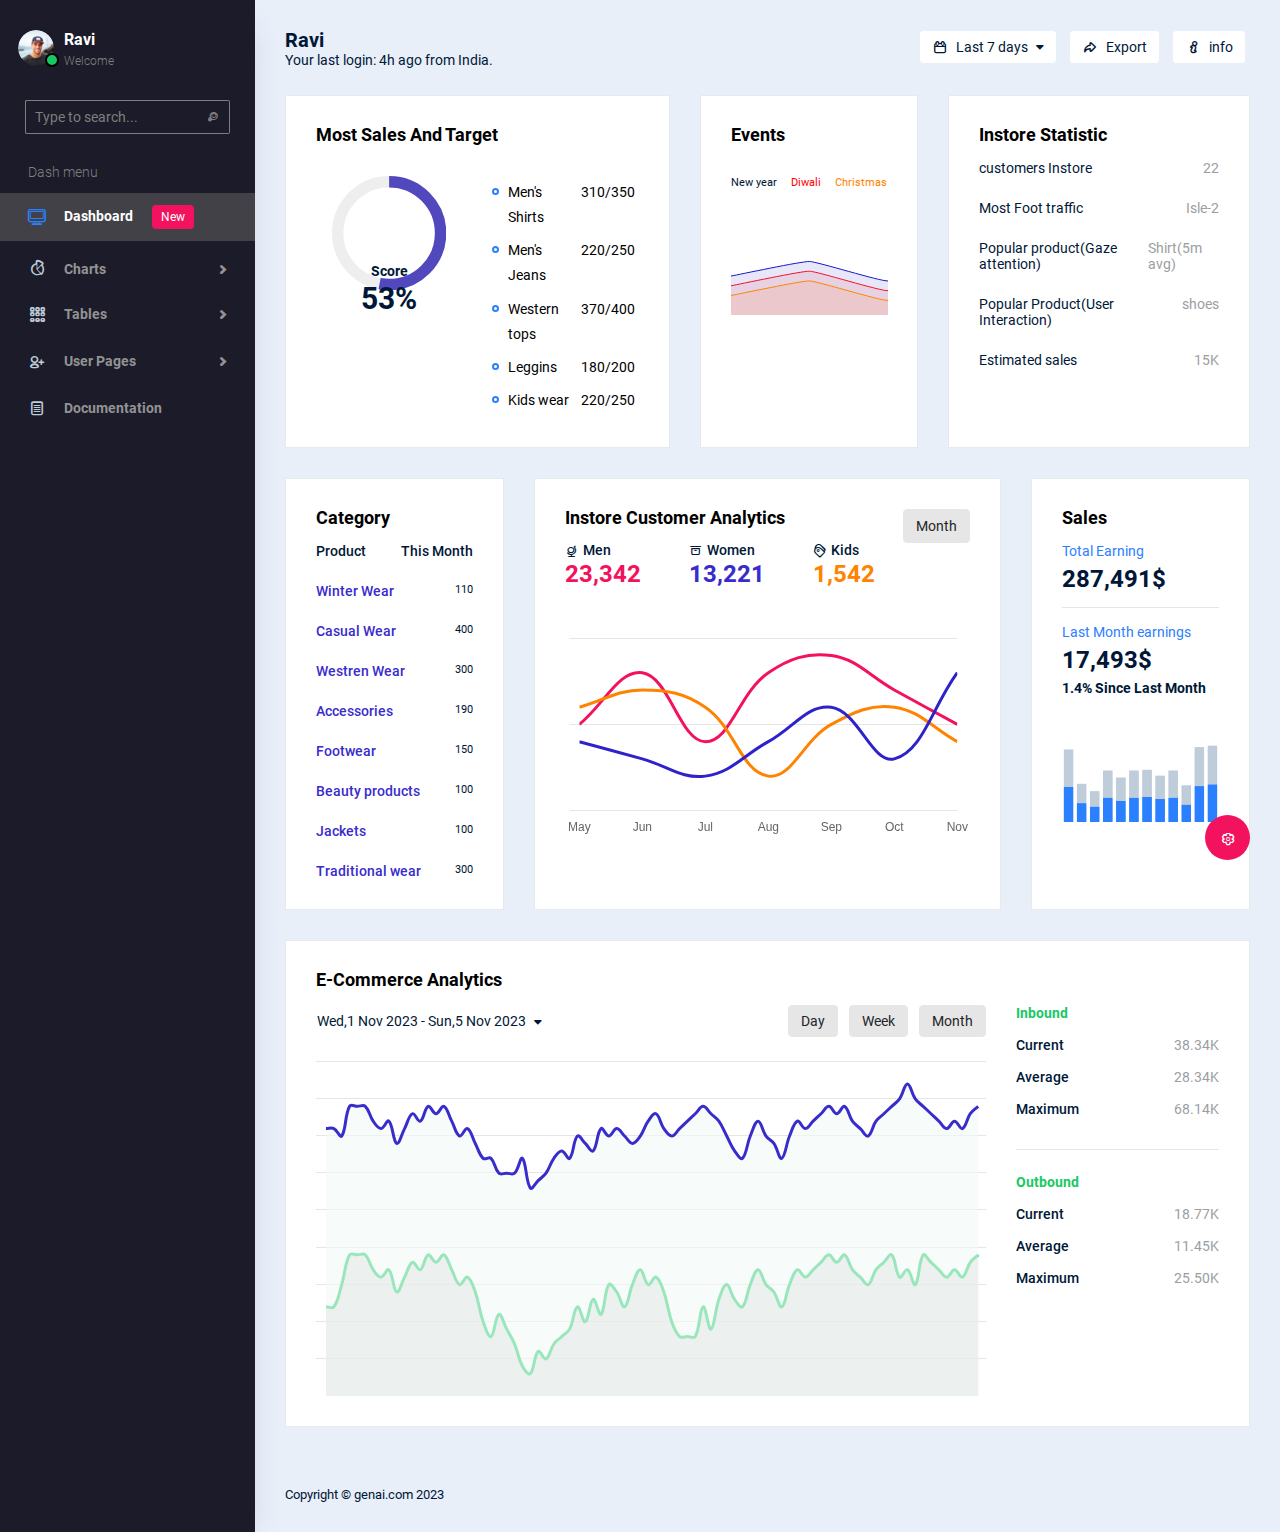
<file: mysite/celestialAdmin-free-admin-template-1.0.0/template/index.html>
<!DOCTYPE html>
<html lang="en">
 <head>
 <!-- Required meta tags -->
 <meta charset="utf-8">
 <meta name="viewport" content="width=device-width, initial-scale=1, shrink-to-fit=no">
 <title>CelestialUI Admin</title>
 <!-- base:css -->
 <link rel="stylesheet" href="vendors/typicons.font/font/typicons.css">
 <link rel="stylesheet" href="vendors/css/vendor.bundle.base.css">
 <!-- endinject -->
 <!-- plugin css for this page -->
 <!-- End plugin css for this page -->
 <!-- inject:css -->
 <link rel="stylesheet" href="css/vertical-layout-light/style.css">
 <!-- endinject -->
 <link rel="shortcut icon" href="images/favicon.png" />
 </head>
 <body>
 <div class="row" id="proBanner">
 <div class="col-12">
 <!-- <span class="d-flex align-items-center purchase-popup">


 <i class="typcn typcn-delete-outline" id="bannerClose"></i>
 </span> -->
 </div>
 </div>
 <!-- <div class="container-scroller"> -->
 <!-- partial:partials/_navbar.html -->
 <!-- <nav class="navbar col-lg-12 col-12 p-0 fixed-top d-flex flex-row" style="display: none;">
 <div class="text-center navbar-brand-wrapper d-flex align-items-center justify-content-center">
 <a class="navbar-brand brand-logo" href="index.html"><img src="images/logo.svg" alt="logo"/></a>
 <a class="navbar-brand brand-logo-mini" href="index.html"><img src="images/logo-mini.svg" alt="logo"/></a>
 <button class="navbar-toggler navbar-toggler align-self-center d-none d-lg-flex" type="button" data-toggle="minimize">
 <span class="typcn typcn-th-menu"></span>
 </button>
 </div>
 <div class="navbar-menu-wrapper d-flex align-items-center justify-content-end">
 <ul class="navbar-nav mr-lg-2">
 <li class="nav-item d-none d-lg-flex">
 <a class="nav-link" href="#">
 Calendar
 </a>
 </li>
 <li class="nav-item d-none d-lg-flex">
 <a class="nav-link active" href="#">
 Statistic
 </a>
 </li>
 <li class="nav-item d-none d-lg-flex">
 <a class="nav-link" href="#">
 Employee
 </a>
 </li>
 </ul>
 <ul class="navbar-nav navbar-nav-right">
 <li class="nav-item d-none d-lg-flex mr-2">
 <a class="nav-link" href="#">
 Help
 </a>
 </li>
 <li class="nav-item dropdown d-flex">
 <a class="nav-link count-indicator dropdown-toggle d-flex justify-content-center align-items-center" id="messageDropdown" href="#" data-toggle="dropdown">
 <i class="typcn typcn-message-typing"></i>
 <span class="count bg-success">2</span>
 </a>
 <div class="dropdown-menu dropdown-menu-right navbar-dropdown preview-list" aria-labelledby="messageDropdown">
 <p class="mb-0 font-weight-normal float-left dropdown-header">Messages</p>
 <a class="dropdown-item preview-item">
 <div class="preview-thumbnail">
 <img src="images/faces/face4.jpg" alt="image" class="profile-pic">
 </div>
 <div class="preview-item-content flex-grow">
 <h6 class="preview-subject ellipsis font-weight-normal">David Grey
 </h6>
 <p class="font-weight-light small-text mb-0">
 The meeting is cancelled
 </p>
 </div>
 </a>
 <a class="dropdown-item preview-item">
 <div class="preview-thumbnail">
 <img src="images/faces/face2.jpg" alt="image" class="profile-pic">
 </div>
 <div class="preview-item-content flex-grow">
 <h6 class="preview-subject ellipsis font-weight-normal">Tim Cook
 </h6>
 <p class="font-weight-light small-text mb-0">
 New product launch
 </p>
 </div>
 </a>
 <a class="dropdown-item preview-item">
 <div class="preview-thumbnail">
 <img src="images/faces/face3.jpg" alt="image" class="profile-pic">
 </div>
 <div class="preview-item-content flex-grow">
 <h6 class="preview-subject ellipsis font-weight-normal"> Johnson
 </h6>
 <p class="font-weight-light small-text mb-0">
 Upcoming board meeting
 </p>
 </div>
 </a>
 </div>
 </li>
 <li class="nav-item dropdown d-flex">
 <a class="nav-link count-indicator dropdown-toggle d-flex align-items-center justify-content-center" id="notificationDropdown" href="#" data-toggle="dropdown">
 <i class="typcn typcn-bell mr-0"></i>
 <span class="count bg-danger">2</span>
 </a>
 <div class="dropdown-menu dropdown-menu-right navbar-dropdown preview-list" aria-labelledby="notificationDropdown">
 <p class="mb-0 font-weight-normal float-left dropdown-header">Notifications</p>
 <a class="dropdown-item preview-item">
 <div class="preview-thumbnail">
 <div class="preview-icon bg-success">
 <i class="typcn typcn-info-large mx-0"></i>
 </div>
 </div>
 <div class="preview-item-content">
 <h6 class="preview-subject font-weight-normal">Application Error</h6>
 <p class="font-weight-light small-text mb-0">
 Just now
 </p>
 </div>
 </a>
 <a class="dropdown-item preview-item">
 <div class="preview-thumbnail">
 <div class="preview-icon bg-warning">
 <i class="typcn typcn-cog mx-0"></i>
 </div>
 </div>
 <div class="preview-item-content">
 <h6 class="preview-subject font-weight-normal">Settings</h6>
 <p class="font-weight-light small-text mb-0">
 Private message
 </p>
 </div>
 </a>
 <a class="dropdown-item preview-item">
 <div class="preview-thumbnail">
 <div class="preview-icon bg-info">
 <i class="typcn typcn-user-outline mx-0"></i>
 </div>
 </div>
 <div class="preview-item-content">
 <h6 class="preview-subject font-weight-normal">New user registration</h6>
 <p class="font-weight-light small-text mb-0">
 2 days ago
 </p>
 </div>
 </a>
 </div>
 </li>
 <li class="nav-item nav-profile dropdown">
 <a class="nav-link dropdown-toggle pl-0 pr-0" href="#" data-toggle="dropdown" id="profileDropdown">
 <i class="typcn typcn-user-outline mr-0"></i>
 <span class="nav-profile-name">Evan Morales</span>
 </a>
 <div class="dropdown-menu dropdown-menu-right navbar-dropdown" aria-labelledby="profileDropdown">
 <a class="dropdown-item">
 <i class="typcn typcn-cog text-primary"></i>
 Settings
 </a>
 <a class="dropdown-item">
 <i class="typcn typcn-power text-primary"></i>
 Logout
 </a>
 </div>
 </li>
 </ul>
 <button class="navbar-toggler navbar-toggler-right d-lg-none align-self-center" type="button" data-toggle="offcanvas">
 <span class="typcn typcn-th-menu"></span>
 </button>
 </div>
 </nav> -->
 <!-- partial -->
 <div class="container-fluid page-body-wrapper" style="padding-top:0px">
 <!-- partial:partials/_settings-panel.html -->
 <div class="theme-setting-wrapper">
 <div id="settings-trigger"><i class="typcn typcn-cog-outline"></i></div>
 <div id="theme-settings" class="settings-panel">
 <i class="settings-close typcn typcn-delete-outline"></i>
 <p class="settings-heading">SIDEBAR SKINS</p>
 <div class="sidebar-bg-options" id="sidebar-light-theme">
 <div class="img-ss rounded-circle bg-light border mr-3"></div>
 Light
 </div>
 <div class="sidebar-bg-options selected" id="sidebar-dark-theme">
 <div class="img-ss rounded-circle bg-dark border mr-3"></div>
 Dark
 </div>
 <p class="settings-heading mt-2">HEADER SKINS</p>
 <div class="color-tiles mx-0 px-4">
 <div class="tiles success"></div>
 <div class="tiles warning"></div>
 <div class="tiles danger"></div>
 <div class="tiles primary"></div>
 <div class="tiles info"></div>
 <div class="tiles dark"></div>
 <div class="tiles default border"></div>
 </div>
 </div>
 </div>
 <!-- partial -->
 <!-- partial:partials/_sidebar.html -->
 <nav class="sidebar sidebar-offcanvas" id="sidebar">
 <ul class="nav">
 <li class="nav-item">
 <div class="d-flex sidebar-profile">
 <div class="sidebar-profile-image">
 <img src="images/faces/face29.png" alt="image">
 <span class="sidebar-status-indicator"></span>
 </div>
 <div class="sidebar-profile-name">
 <p class="sidebar-name">
 Ravi
 </p>
 <p class="sidebar-designation">
 Welcome
 </p>
 </div>
 </div>
 <div class="nav-search">
 <div class="input-group">
 <input type="text" class="form-control" placeholder="Type to search..." aria-label="search" aria-describedby="search">
 <div class="input-group-append">
 <span class="input-group-text" id="search">
 <i class="typcn typcn-zoom"></i>
 </span>
 </div>
 </div>
 </div>
 <p class="sidebar-menu-title">Dash menu</p>
 </li>
 <li class="nav-item">
 <a class="nav-link" href="index.html">
 <i class="typcn typcn-device-desktop menu-icon"></i>
 <span class="menu-title">Dashboard <span class="badge badge-primary ml-3">New</span></span>
 </a>
 </li>
 <li class="nav-item">
 <a class="nav-link" style="display: none;" data-toggle="collapse" href="#ui-basic" aria-expanded="false" aria-controls="ui-basic">
 <i class="typcn typcn-briefcase menu-icon"></i>
 <span class="menu-title">UI Elements</span>
 <i class="typcn typcn-chevron-right menu-arrow"></i>
 </a>
 <div class="collapse" id="ui-basic">
 <ul class="nav flex-column sub-menu">
 <li class="nav-item"> <a class="nav-link" href="pages/ui-features/buttons.html">Buttons</a></li>
 <li class="nav-item"> <a class="nav-link" href="pages/ui-features/dropdowns.html">Dropdowns</a></li>
 <li class="nav-item"> <a class="nav-link" href="pages/ui-features/typography.html">Typography</a></li>
 </ul>
 </div>
 </li>
 <li class="nav-item">

 <div class="collapse" id="form-elements">
 <ul class="nav flex-column sub-menu">
 <li class="nav-item"><a class="nav-link" href="pages/forms/basic_elements.html">Basic Elements</a></li>
 </ul>
 </div>
 </li>
 <li class="nav-item">
 <a class="nav-link" data-toggle="collapse" href="#charts" aria-expanded="false" aria-controls="charts">
 <i class="typcn typcn-chart-pie-outline menu-icon"></i>
 <span class="menu-title">Charts</span>
 <i class="menu-arrow"></i>
 </a>
 <div class="collapse" id="charts">
 <ul class="nav flex-column sub-menu">
 <li class="nav-item"> <a class="nav-link" href="pages/charts/chartjs.html">ChartJs</a></li>
 </ul>
 </div>
 </li>
 <li class="nav-item">
 <a class="nav-link" data-toggle="collapse" href="#tables" aria-expanded="false" aria-controls="tables">
 <i class="typcn typcn-th-small-outline menu-icon"></i>
 <span class="menu-title">Tables</span>
 <i class="menu-arrow"></i>
 </a>
 <div class="collapse" id="tables">
 <ul class="nav flex-column sub-menu">
 <li class="nav-item"> <a class="nav-link" href="pages/tables/basic-table.html">Basic table</a></li>
 </ul>
 </div>
 </li>
 <li class="nav-item">

 <div class="collapse" id="icons">
 <ul class="nav flex-column sub-menu">
 <li class="nav-item"> <a class="nav-link" href="pages/icons/mdi.html">Mdi icons</a></li>
 </ul>
 </div>
 </li>
 <li class="nav-item">
 <a class="nav-link" data-toggle="collapse" href="#auth" aria-expanded="false" aria-controls="auth">
 <i class="typcn typcn-user-add-outline menu-icon"></i>
 <span class="menu-title">User Pages</span>
 <i class="menu-arrow"></i>
 </a>
 <div class="collapse" id="auth">
 <ul class="nav flex-column sub-menu">
 <li class="nav-item"> <a class="nav-link" href="pages/samples/login.html"> Login </a></li>
 <li class="nav-item"> <a class="nav-link" href="pages/samples/register.html"> Register </a></li>
 </ul>
 </div>
 </li>
 <li class="nav-item">
 <a class="nav-link" style="display:none" "collapse" href="#error" aria-expanded="false" aria-controls="error">
 <i class="typcn typcn-globe-outline menu-icon"></i>
 <span class="menu-title">Error pages</span>
 <i class="menu-arrow"></i>
 </a>
 <div class="collapse" id="error">
 <ul class="nav flex-column sub-menu">
 <li class="nav-item"> <a class="nav-link" href="pages/samples/error-404.html"> 404 </a></li>
 <li class="nav-item"> <a class="nav-link" href="pages/samples/error-500.html"> 500 </a></li>
 </ul>
 </div>
 </li>
 <li class="nav-item">
 <a class="nav-link" href="pages/documentation/documentation.html">
 <i class="typcn typcn-document-text menu-icon"></i>
 <span class="menu-title">Documentation</span>
 </a>
 </li>
 </ul>

 </nav>
 <!-- partial -->
 <div class="main-panel">
 <div class="content-wrapper">
 <div class="row">
 <div class="col-sm-6">
 <h3 class="mb-0 font-weight-bold">Ravi</h3>
 <p>Your last login: 4h ago from India.</p>
 </div>
 <div class="col-sm-6">
 <div class="d-flex align-items-center justify-content-md-end">
 <div class="mb-3 mb-xl-0 pr-1">
 <div class="dropdown">
 <button class="btn bg-white btn-sm dropdown-toggle btn-icon-text border mr-2" type="button" id="dropdownMenu3" data-toggle="dropdown" aria-haspopup="true" aria-expanded="false">
 <i class="typcn typcn-calendar-outline mr-2"></i>Last 7 days
 </button>
 <div class="dropdown-menu" aria-labelledby="dropdownMenuSizeButton3" data-x-placement="top-start">
 <h6 class="dropdown-header">Last 14 days</h6>
 <a class="dropdown-item" href="#">Last 21 days</a>
 <a class="dropdown-item" href="#">Last 28 days</a>
 </div>
 </div>
 </div>
 <div class="pr-1 mb-3 mr-2 mb-xl-0">
 <button type="button" class="btn btn-sm bg-white btn-icon-text border"><i class="typcn typcn-arrow-forward-outline mr-2"></i>Export</button>
 </div>
 <div class="pr-1 mb-3 mb-xl-0">
 <button type="button" class="btn btn-sm bg-white btn-icon-text border"><i class="typcn typcn-info-large-outline mr-2"></i>info</button>
 </div>
 </div>
 </div>
 </div>
 <div class="row mt-3">
 <div class="col-xl-5 d-flex grid-margin stretch-card">
 <div class="card">
 <div class="card-body">
 <div class="d-flex flex-wrap justify-content-between">
 <h4 class="card-title mb-3">Most sales and target</h4>
 </div>
 <div class="row">
 <div class="col-12">
 <div class="row">
 <div class="col-lg-6">
 <div id="circleProgress6" class="progressbar-js-circle rounded p-3"></div>
 </div>
 <div class="col-lg-6">
 <ul class="session-by-channel-legend">
 <li>
 <div>Men's Shirts</div>
 <div>310/350</div>
 </li>
 <li>
 <div>Men's Jeans</div>
 <div>220/250</div>
 </li>
 <li>
 <div>Western tops</div>
 <div>370/400</div>
 </li>
 <li>
 <div>Leggins</div>
 <div>180/200</div>
 </li>
 <li>
 <div>Kids wear</div>
 <div>220/250</div>
 </li>
 </ul>
 </div>
 </div>
 </div>
 </div>
 </div>
 </div>
 </div>
 <div class="col-xl-3 d-flex grid-margin stretch-card">
 <div class="card">
 <div class="card-body">
 <div class="d-flex flex-wrap justify-content-between">
 <h4 class="card-title mb-3">Events</h4>
 </div>
 <div class="row">
 <div class="col-12">
 <div class="row">
 <div class="col-sm-12">
 <div class="d-flex justify-content-between mb-md-5 mt-3">
 <div class="small">New year</div>
 <div class="text-danger small">Diwali</div>
 <div class="text-warning small">Christmas</div>
 </div>
 <canvas id="eventChart"></canvas>
 </div>
 </div>
 </div>
 </div>
 </div>
 </div>
 </div>
 <div class="col-xl-4 d-flex grid-margin stretch-card">
 <div class="card">
 <div class="card-body">
 <div class="d-flex flex-wrap justify-content-between">
 <h4 class="card-title mb-3">Instore Statistic</h4>
 </div>
 <div class="row">
 <div class="col-12">
 <div class="row">
 <div class="col-sm-12">
 <div class="d-flex justify-content-between mb-4">
 <div>customers Instore</div>
 <div class="text-muted">22</div>
 </div>
 <div class="d-flex justify-content-between mb-4">
 <div>Most Foot traffic</div>
 <div class="text-muted">Isle-2</div>
 </div>
 <div class="d-flex justify-content-between mb-4">
 <div>Popular product(Gaze attention)</div>
 <div class="text-muted">Shirt(5m avg) </div>
 </div>

 <div class="d-flex justify-content-between mb-4">
 <div>Popular Product(User Interaction)</div>
 <div class="text-muted">shoes</div>
 </div>
 <div class="d-flex justify-content-between mb-4">
 <div>Estimated sales</div>
 <div class="text-muted">15K</div>
 </div>
 </div>
 </div>
 </div>
 </div>
 </div>
 </div>
 </div>
 </div>
 <div class="row">
 <div class="col-xl-3 d-flex grid-margin stretch-card">
 <div class="card">
 <div class="card-body">
 <div class="d-flex flex-wrap justify-content-between">
 <h4 class="card-title mb-3">Category</h4>
 </div>
 <div class="row">
 <div class="col-12">
 <div class="row">
 <div class="col-sm-12">
 <div class="d-flex justify-content-between mb-4">
 <div class="font-weight-medium">Product</div>
 <div class="font-weight-medium">This Month</div>
 </div>
 <div class="d-flex justify-content-between mb-4">
 <div class="text-secondary font-weight-medium">Winter Wear</div>
 <div class="small">110</div>
 </div>
 <div class="d-flex justify-content-between mb-4">
 <div class="text-secondary font-weight-medium">Casual Wear</div>
 <div class="small">400</div>
 </div>
 <div class="d-flex justify-content-between mb-4">
 <div class="text-secondary font-weight-medium">Westren Wear</div>
 <div class="small">300</div>
 </div>
 <div class="d-flex justify-content-between mb-4">
 <div class="text-secondary font-weight-medium">Accessories</div>
 <div class="small">190</div>
 </div>
 <div class="d-flex justify-content-between mb-4">
 <div class="text-secondary font-weight-medium">Footwear</div>
 <div class="small">150</div>
 </div>
 <div class="d-flex justify-content-between mb-4">
 <div class="text-secondary font-weight-medium">Beauty products</div>
 <div class="small">100</div>
 </div>
 <div class="d-flex justify-content-between mb-4">
 <div class="text-secondary font-weight-medium">Jackets</div>
 <div class="small">100</div>
 </div>
 <div class="d-flex justify-content-between">
 <div class="text-secondary font-weight-medium">Traditional wear</div>
 <div class="small">300</div>
 </div>
 </div>
 </div>
 </div>
 </div>
 </div>
 </div>
 </div>
 <div class="col-xl-6 d-flex grid-margin stretch-card">
 <div class="card">
 <div class="card-body">
 <div class="d-flex flex-wrap justify-content-between">
 <h4 class="card-title mb-3">Instore customer Analytics</h4>
 <button type="button" class="btn btn-sm btn-light">Month</button>
 </div>
 <div class="row">
 <div class="col-12">
 <div class="d-md-flex mb-4">
 <div class="mr-md-5 mb-4">
 <h5 class="mb-1"><i class="typcn typcn-globe-outline mr-1"></i>Men</h5>
 <h2 class="text-primary mb-1 font-weight-bold">23,342</h2>
 </div>
 <div class="mr-md-5 mb-4">
 <h5 class="mb-1"><i class="typcn typcn-archive mr-1"></i>Women</h5>
 <h2 class="text-secondary mb-1 font-weight-bold">13,221</h2>
 </div>
 <div class="mr-md-5 mb-4">
 <h5 class="mb-1"><i class="typcn typcn-tags mr-1"></i>Kids</h5>
 <h2 class="text-warning mb-1 font-weight-bold">1,542</h2>
 </div>
 </div>
 <canvas id="salesanalyticChart"></canvas>
 </div>
 </div>
 </div>
 </div>
 </div>
 <div class="col-xl-3 d-flex grid-margin stretch-card">
 <div class="card">
 <div class="card-body">
 <div class="d-flex flex-wrap justify-content-between">
 <h4 class="card-title mb-3">Sales</h4>
 </div>
 <div class="row">
 <div class="col-12">
 <div class="mb-5">
 <div class="mr-1">
 <div class="text-info mb-1">
 Total Earning
 </div>
 <h2 class="mb-2 mt-2 font-weight-bold">287,491$</h2>
 <div class="font-weight-bold">

 </div>
 </div>
 <hr>
 <div class="mr-1">
 <div class="text-info mb-1">
 Last Month earnings
 </div>
 <h2 class="mb-2 mt-2 font-weight-bold">17,493$</h2>
 <div class="font-weight-bold">
 1.4% Since Last Month
 </div>
 </div>
 </div>
 <canvas id="barChartStacked"></canvas>
 </div>
 </div>
 </div>
 </div>
 </div>
 </div>
 <div class="row">
 <div class="col-lg-12 d-flex grid-margin stretch-card">
 <div class="card">
 <div class="card-body">
 <div class="d-flex flex-wrap justify-content-between">
 <h4 class="card-title mb-3">E-Commerce Analytics</h4>
 </div>
 <div class="row">
 <div class="col-lg-9">
 <div class="d-sm-flex justify-content-between">
 <div class="dropdown">
 <button class="btn bg-white btn-sm dropdown-toggle btn-icon-text pl-0" type="button" id="dropdownMenuSizeButton4" data-toggle="dropdown" aria-haspopup="true" aria-expanded="false">
 Wed,1 Nov 2023 - Sun,5 Nov 2023
 </button>
 <div class="dropdown-menu" aria-labelledby="dropdownMenuSizeButton4" data-x-placement="top-start">
 <h6 class="dropdown-header">Mon,6 Nov 2023 - Sun,19 Nov 2023</h6>
 <a class="dropdown-item" href="#">Mon,20 Nov 2023 - Sun,26 Nov 2023</a>
 <a class="dropdown-item" href="#">Mon,26 Nov 2023 - Sun,3 Dec 2023</a>
 </div>
 </div>
 <div>
 <button type="button" class="btn btn-sm btn-light mr-2">Day</button>
 <button type="button" class="btn btn-sm btn-light mr-2">Week</button>
 <button type="button" class="btn btn-sm btn-light">Month</button>
 </div>
 </div>
 <div class="chart-container mt-4">
 <canvas id="ecommerceAnalytic"></canvas>
 </div>
 </div>
 <div class="col-lg-3">
 <div>
 <div class="d-flex justify-content-between mb-3">
 <div class="text-success font-weight-bold">Inbound</div>
 </div>
 <div class="d-flex justify-content-between mb-3">
 <div class="font-weight-medium">Current</div>
 <div class="text-muted">38.34K</div>
 </div>
 <div class="d-flex justify-content-between mb-3">
 <div class="font-weight-medium">Average</div>
 <div class="text-muted">28.34K</div>
 </div>
 <div class="d-flex justify-content-between mb-3">
 <div class="font-weight-medium">Maximum</div>
 <div class="text-muted">68.14K</div>
 </div>
 <div class="d-flex justify-content-between mb-3">

 </div>
 </div>
 <hr>
 <div class="mt-4">
 <div class="d-flex justify-content-between mb-3">
 <div class="text-success font-weight-bold">Outbound</div>
 </div>
 <div class="d-flex justify-content-between mb-3">
 <div class="font-weight-medium">Current</div>
 <div class="text-muted">18.77K</div>
 </div>
 <div class="d-flex justify-content-between mb-3">
 <div class="font-weight-medium">Average</div>
 <div class="text-muted">11.45K</div>
 </div>
 <div class="d-flex justify-content-between mb-3">
 <div class="font-weight-medium">Maximum</div>
 <div class="text-muted">25.50K</div>
 </div>
 <div class="d-flex justify-content-between">

 </div>
 </div>
 </div>
 </div>
 </div>
 </div>
 </div>
 </div>
 </div>
 <!-- content-wrapper ends -->
 <!-- partial:partials/_footer.html -->
 <footer class="footer">
 <div class="d-sm-flex justify-content-center justify-content-sm-between">
 <span class="text-center text-sm-left d-block d-sm-inline-block">Copyright © <a target="_blank">genai.com</a> 2023</span>
 </div>
 </footer>
 <!-- partial -->
 </div>
 <!-- main-panel ends -->
 </div>
 <!-- page-body-wrapper ends -->
 <!-- </div> -->
 <!-- container-scroller -->
 <!-- base:js -->
 <script src="vendors/js/vendor.bundle.base.js"></script>
 <!-- endinject -->
 <!-- Plugin js for this page-->
 <!-- End plugin js for this page-->
 <!-- inject:js -->
 <script src="js/off-canvas.js"></script>
 <script src="js/hoverable-collapse.js"></script>
 <script src="js/template.js"></script>
 <script src="js/settings.js"></script>
 <script src="js/todolist.js"></script>
 <!-- endinject -->
 <!-- plugin js for this page -->
 <script src="vendors/progressbar.js/progressbar.min.js"></script>
 <script src="vendors/chart.js/Chart.min.js"></script>
 <!-- End plugin js for this page -->
 <!-- Custom js for this page-->
 <script src="js/dashboard.js"></script>
 <!-- End custom js for this page-->
 </body>
</html>
</file>
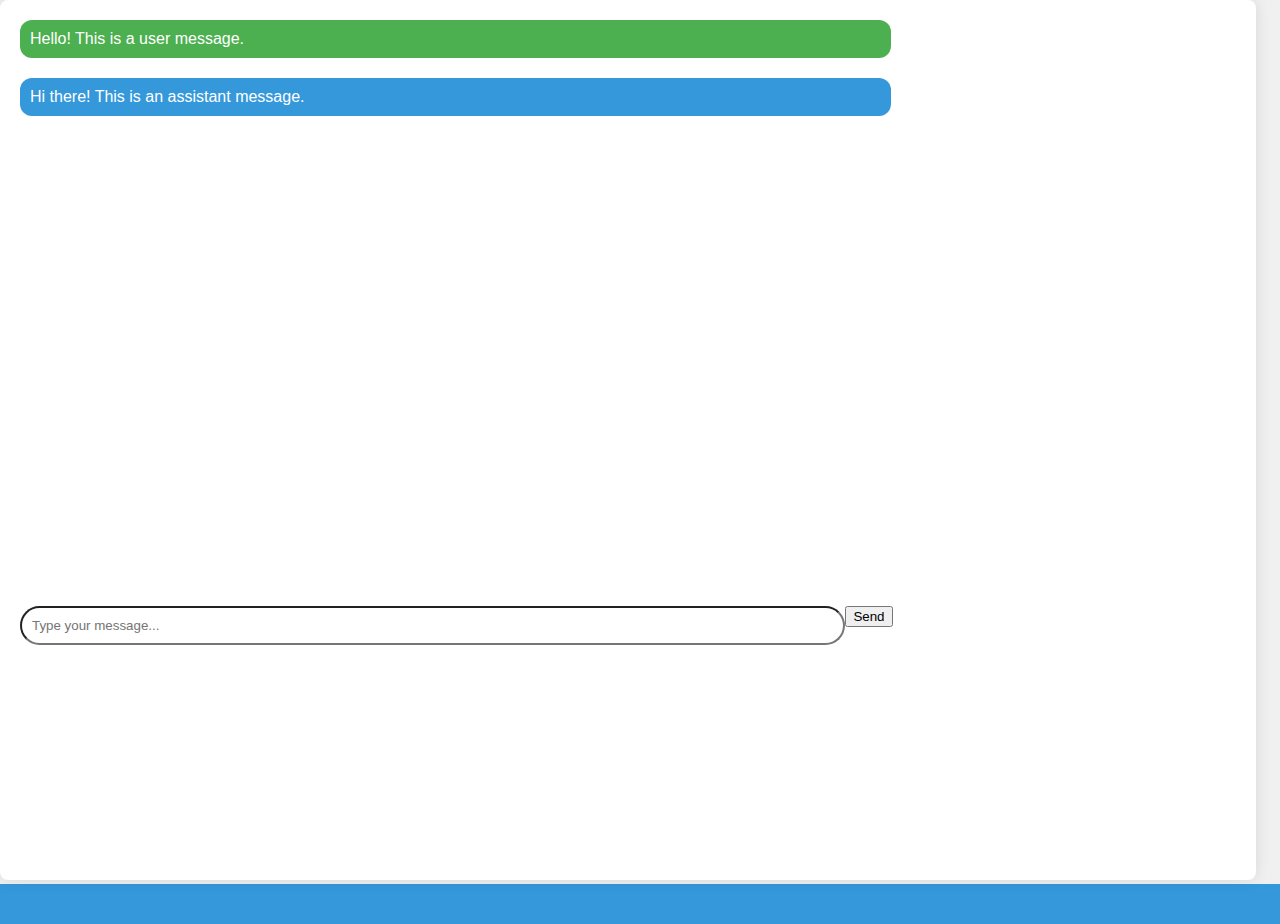
<file: mysite/try2/test.html>
<!DOCTYPE html>
<html lang="en">

<head>
    <meta charset="UTF-8">
    <meta name="viewport" content="width=device-width, initial-scale=1.0">
    <link rel="stylesheet" href="st.css">
</head>

<body>
    <div class="container">
        <div class="row">
            <div class="col-8">
                <div class="chat-container">
                    <div class="message user-message">Hello! This is a user message.</div>
                    <div class="message assistant-message">Hi there! This is an assistant message.</div>
                    <!-- Add more messages as needed -->
                    <div class="input-group mb-3 awe">
                        <input type="text" class="form-control" placeholder="Type your message..." id="inputMessage">
                        <div class="input-group-append">
                            <button class="btn btn-primary" type="button" onclick="sendMessage()">Send</button>
                        </div>
                    </div>
                </div>
                <div class="cards-container">
                    <!-- Picture cards will be dynamically populated here -->
                </div>
            </div>
                <div class="col-4 right-panel fgr">
                    
                </div>
            
        </div>
    </div>

    <script src="https://code.jquery.com/jquery-3.5.1.slim.min.js"></script>
    <script src="https://cdn.jsdelivr.net/npm/@popperjs/core@2.9.2/dist/umd/popper.min.js"></script>
    <script src="https://stackpath.bootstrapcdn.com/bootstrap/4.5.2/js/bootstrap.min.js"></script>
    <script src="sc.js"></script>
</body>

</html>
</file>
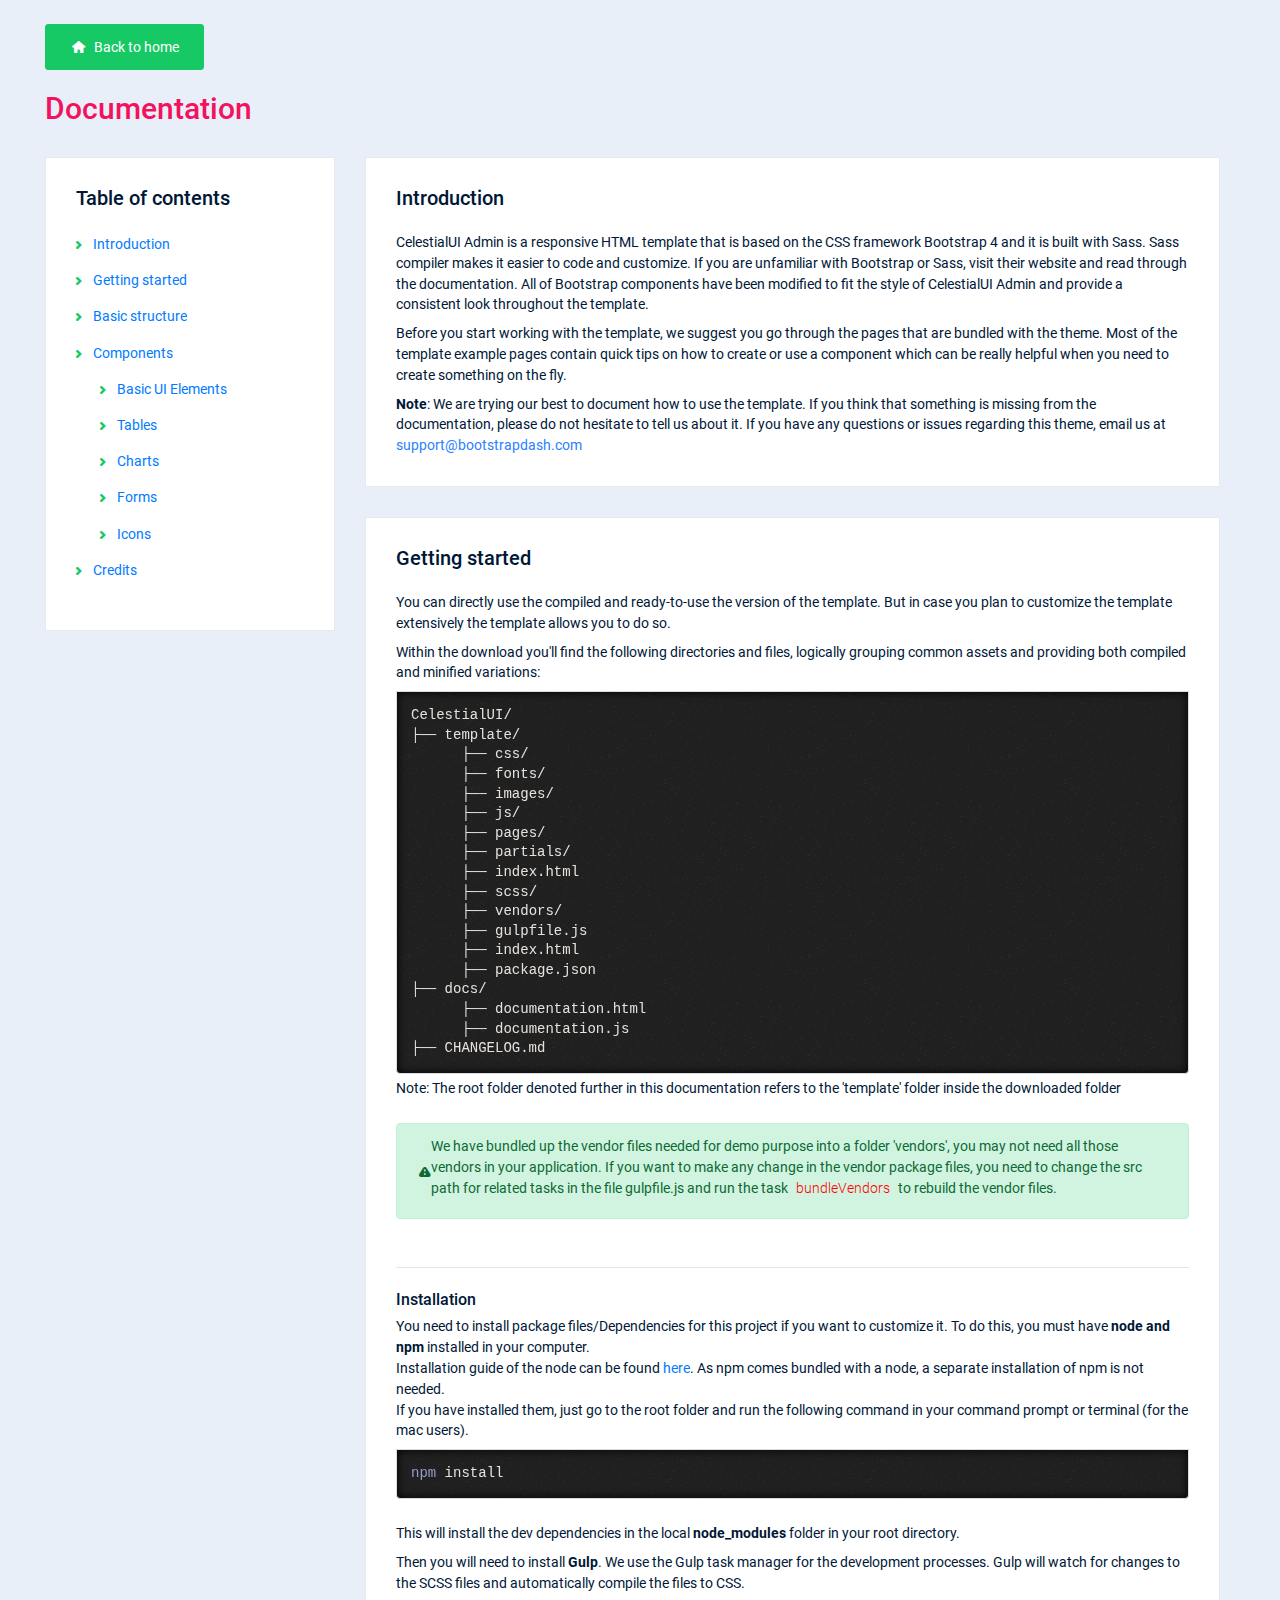
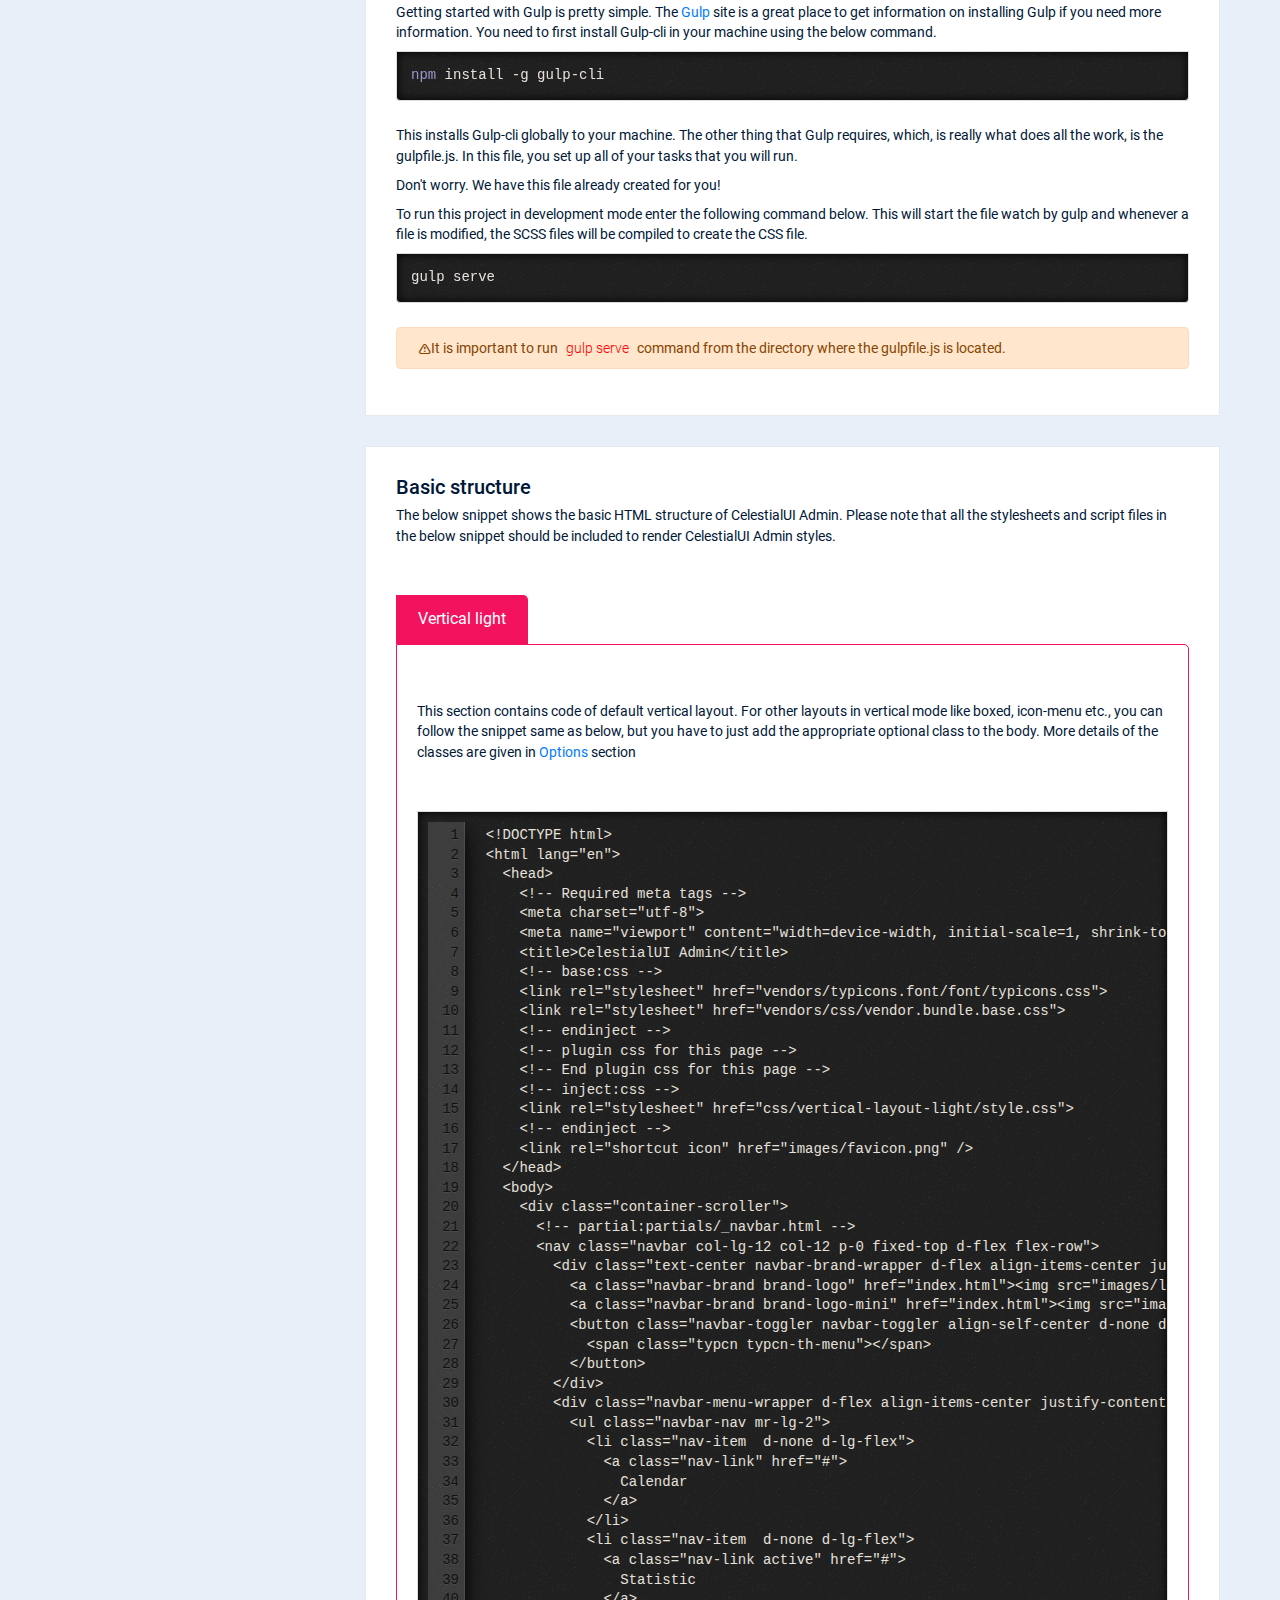
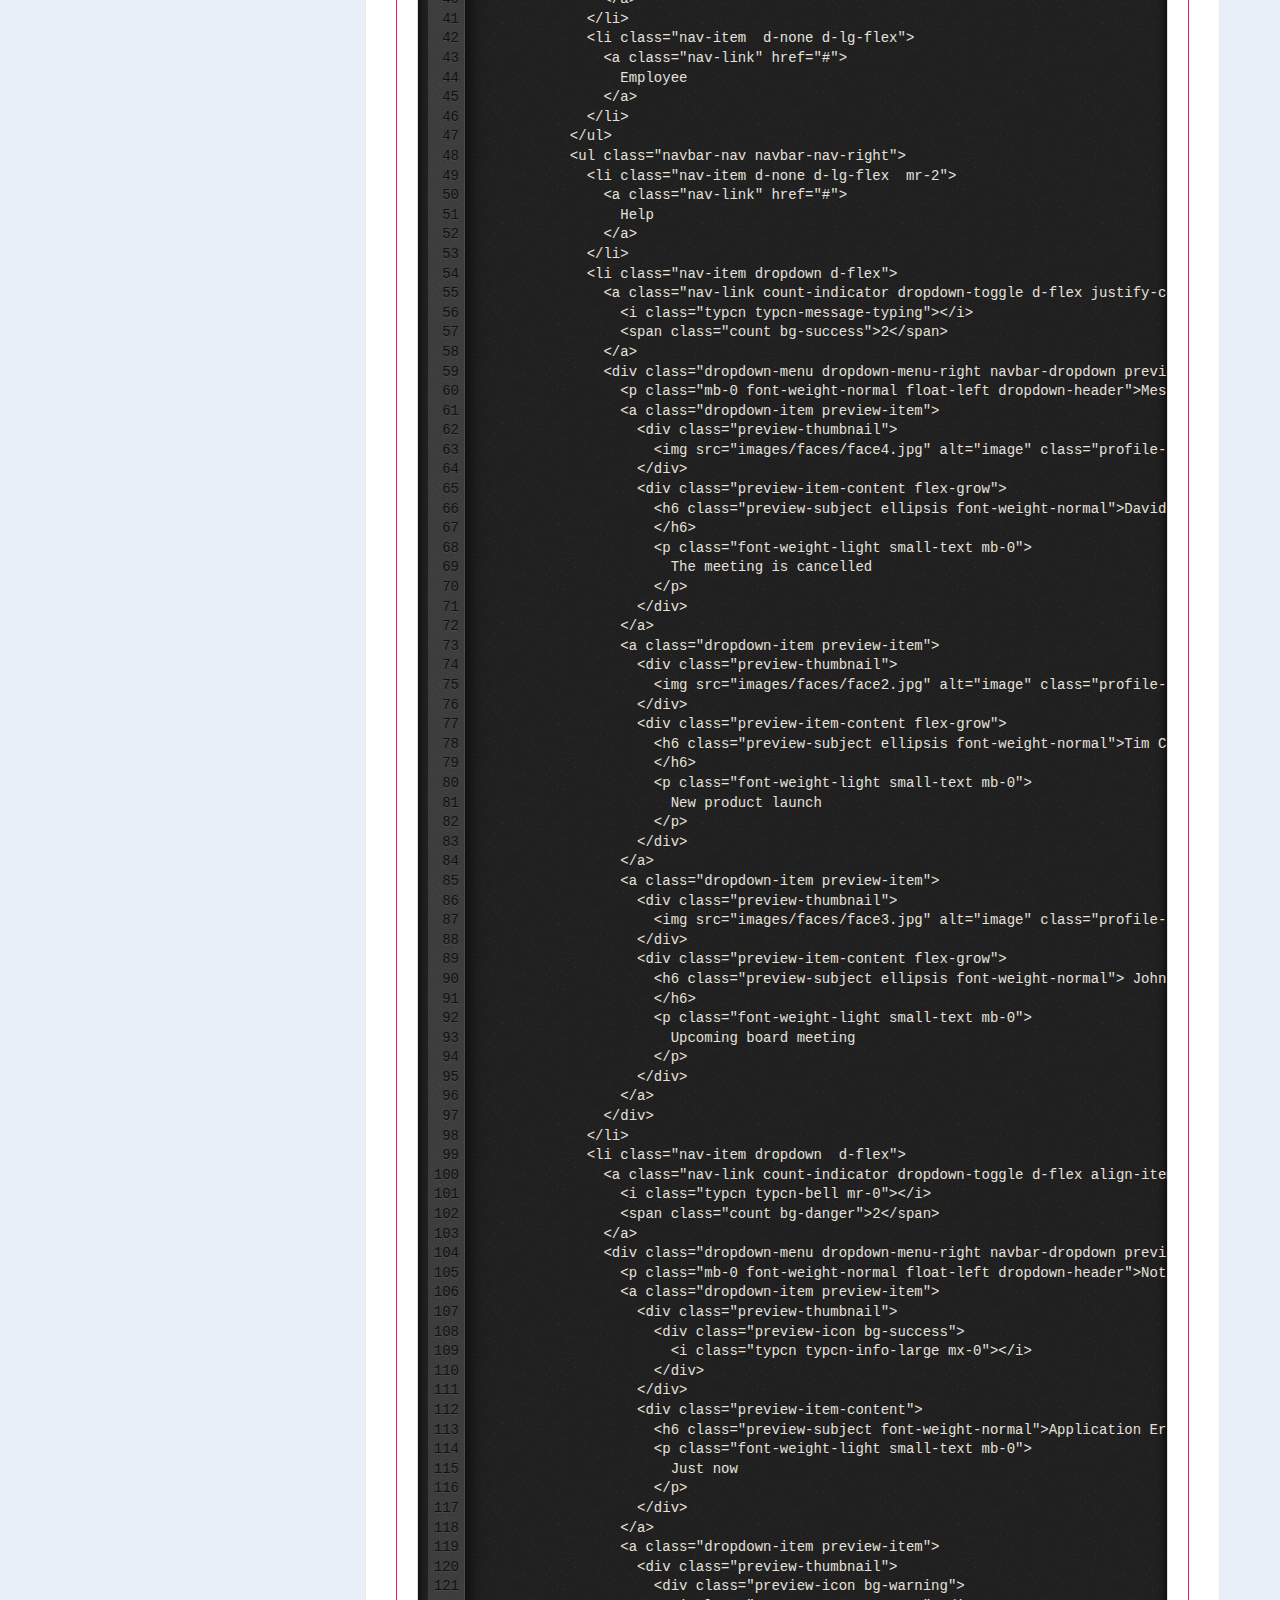
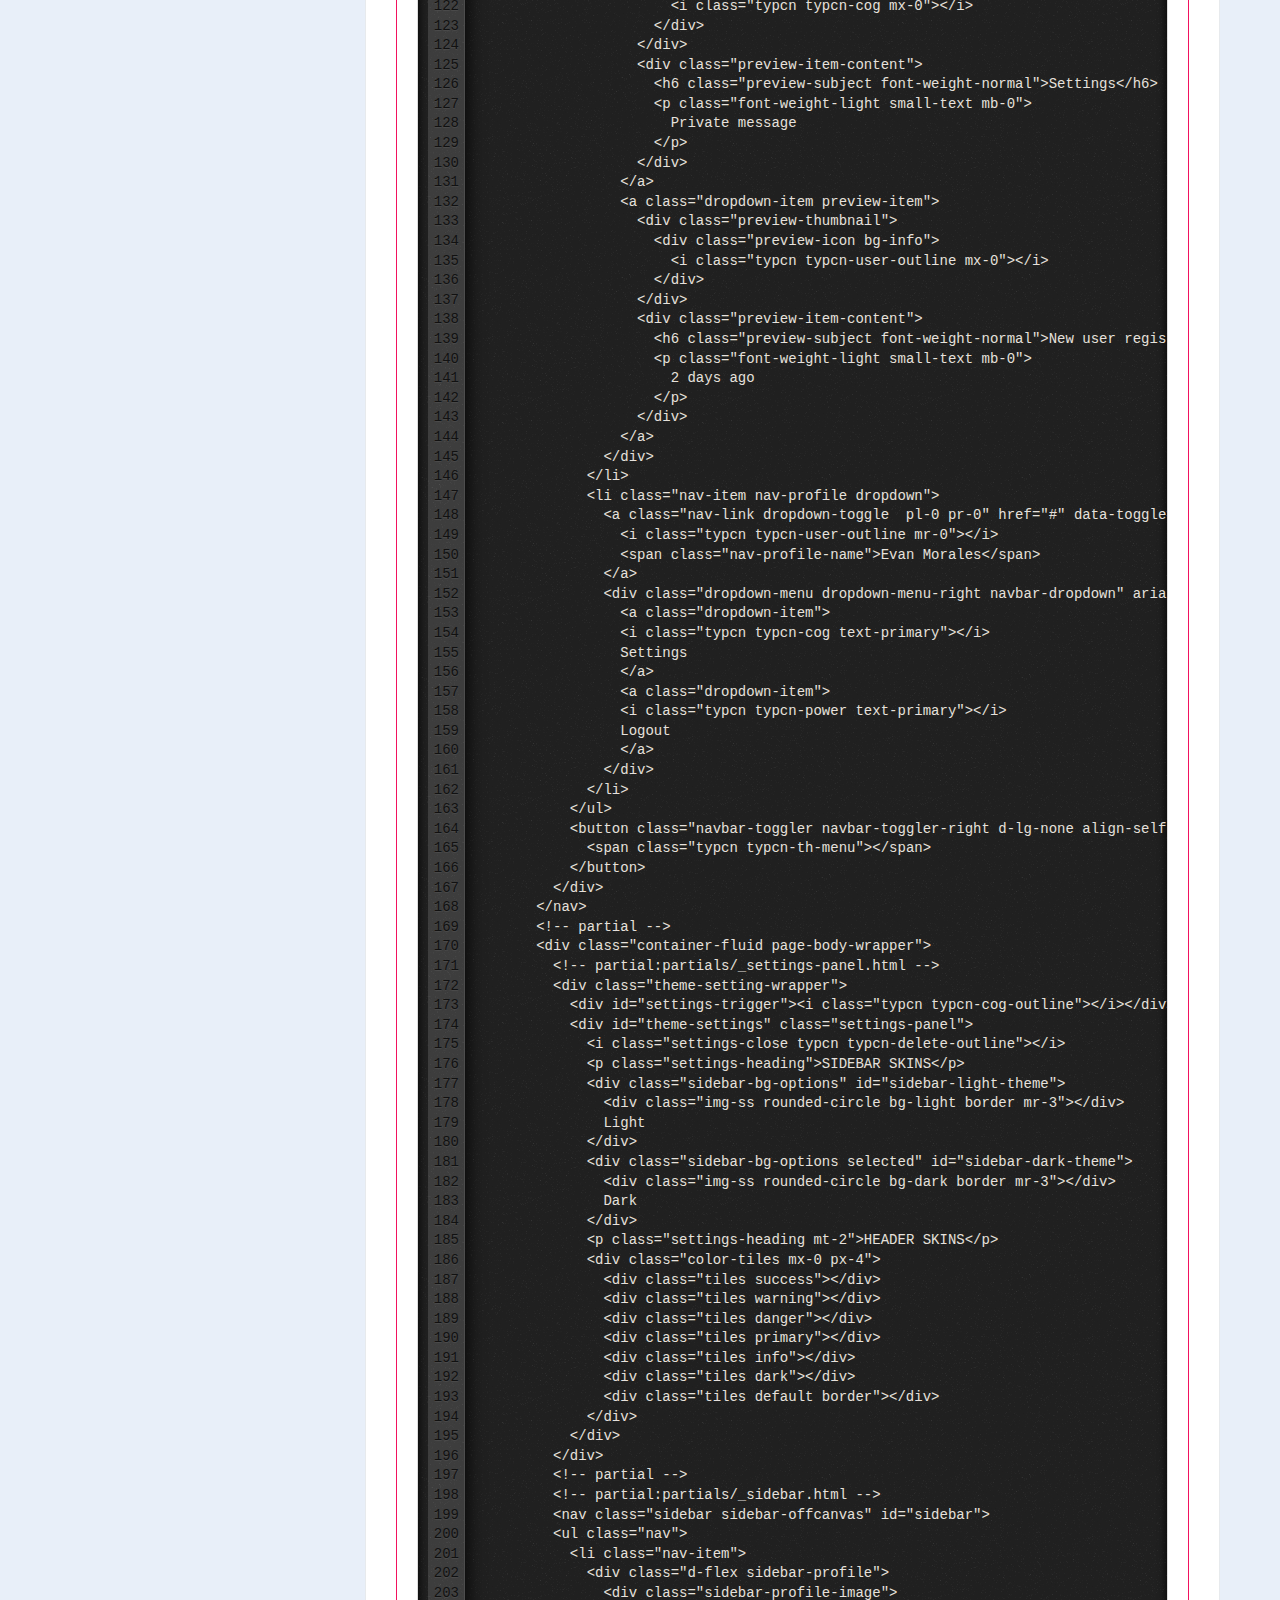
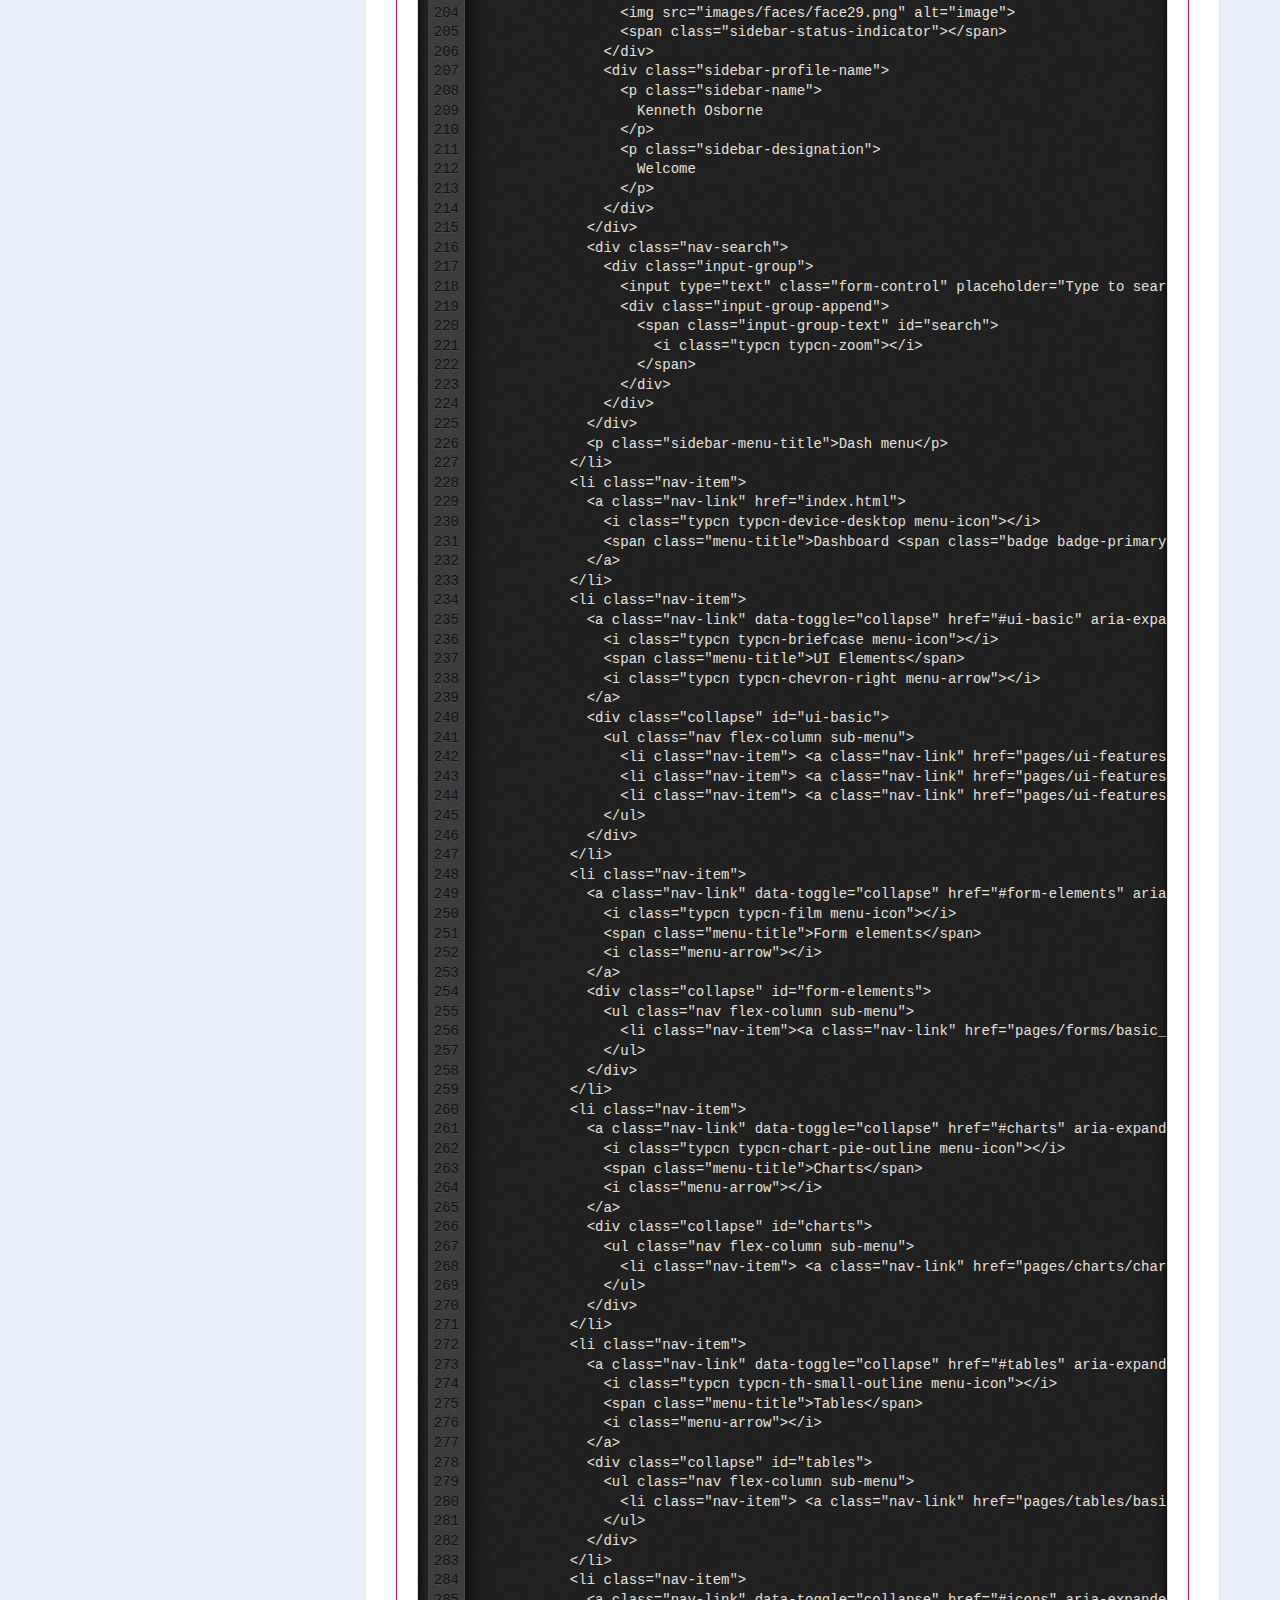
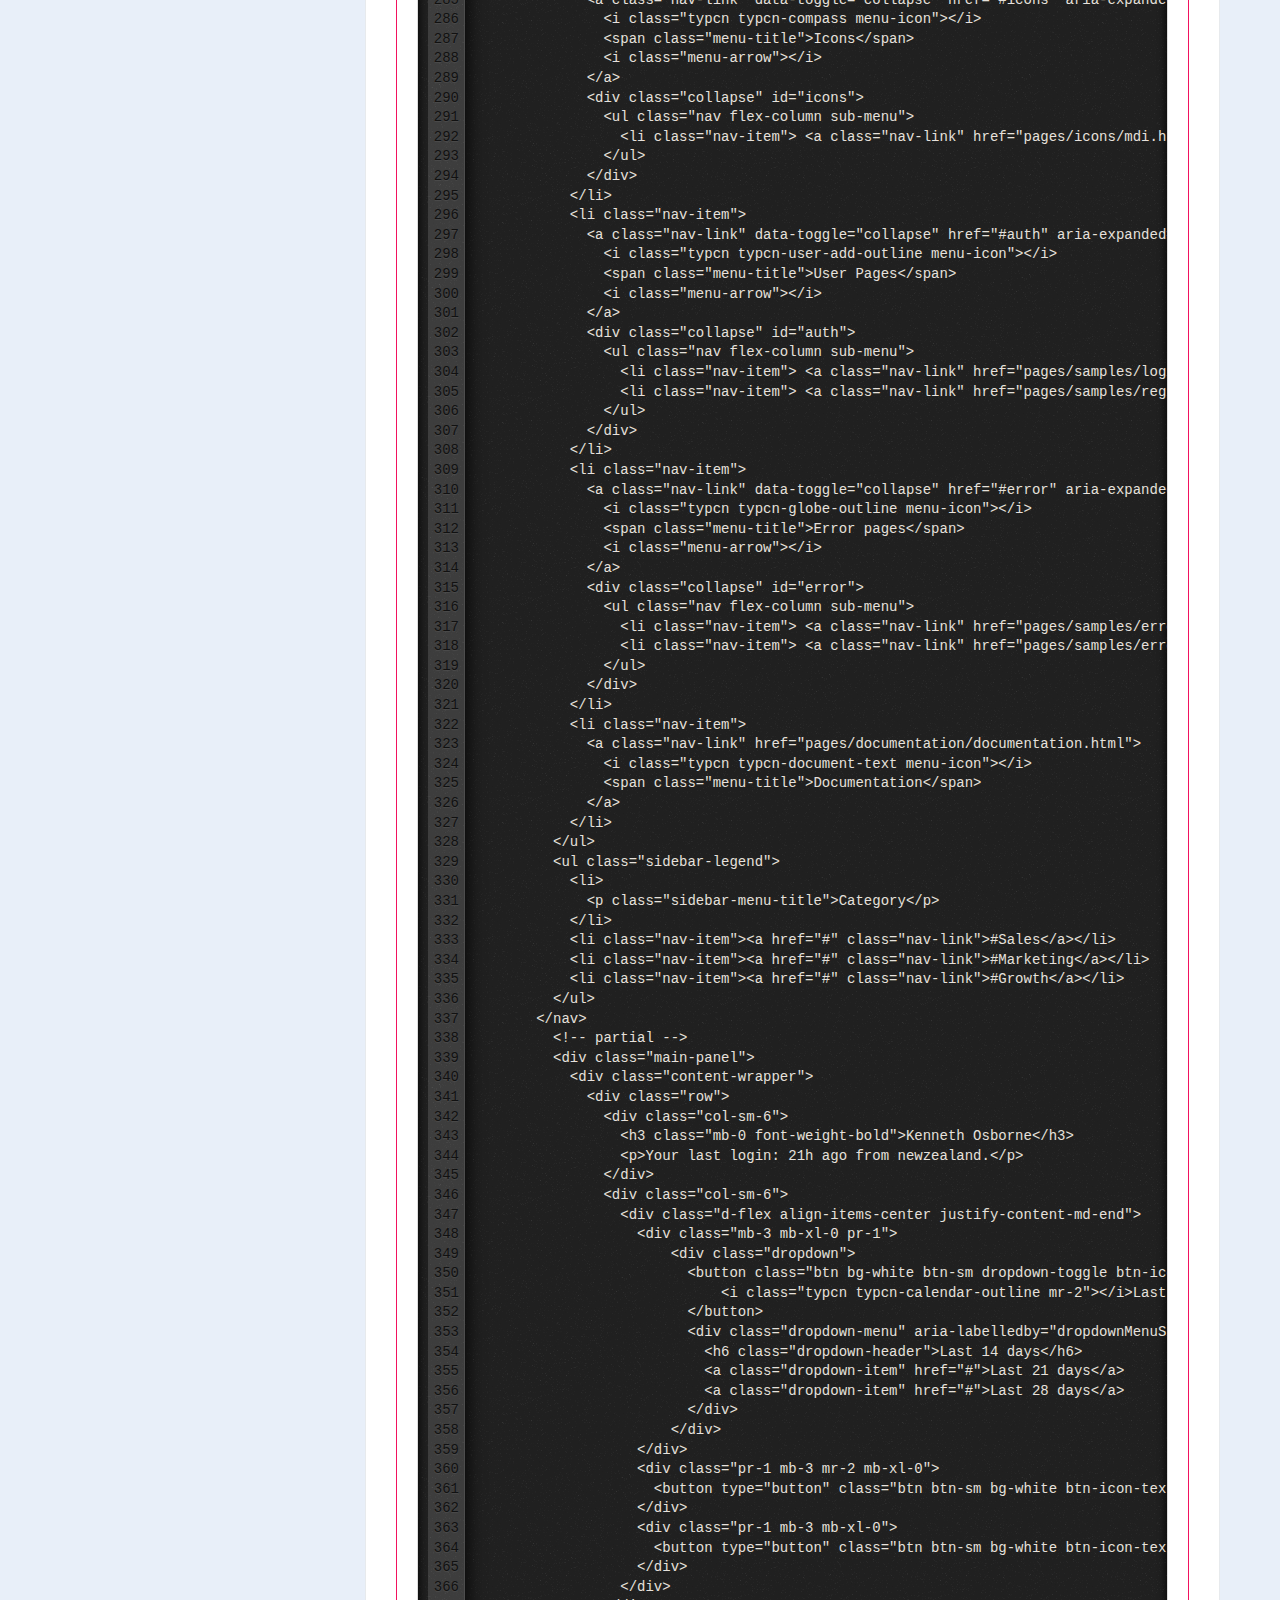
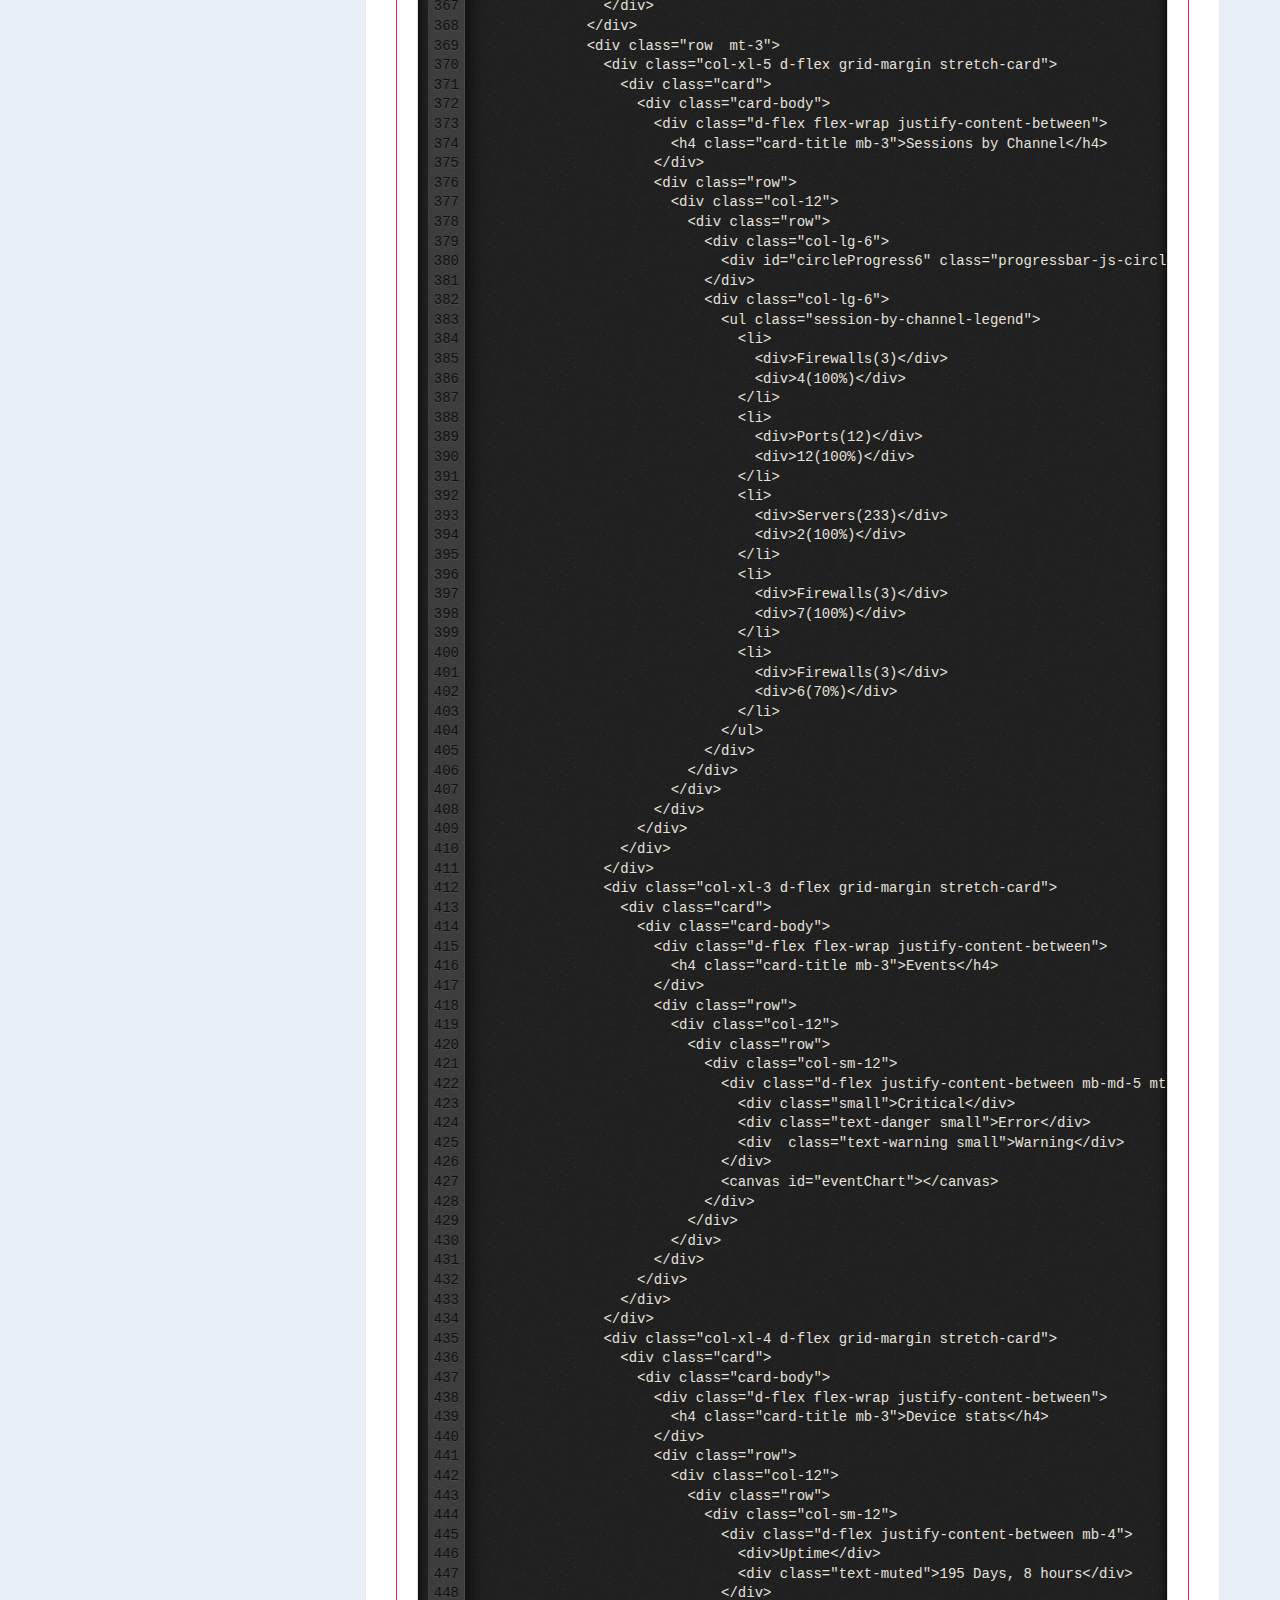
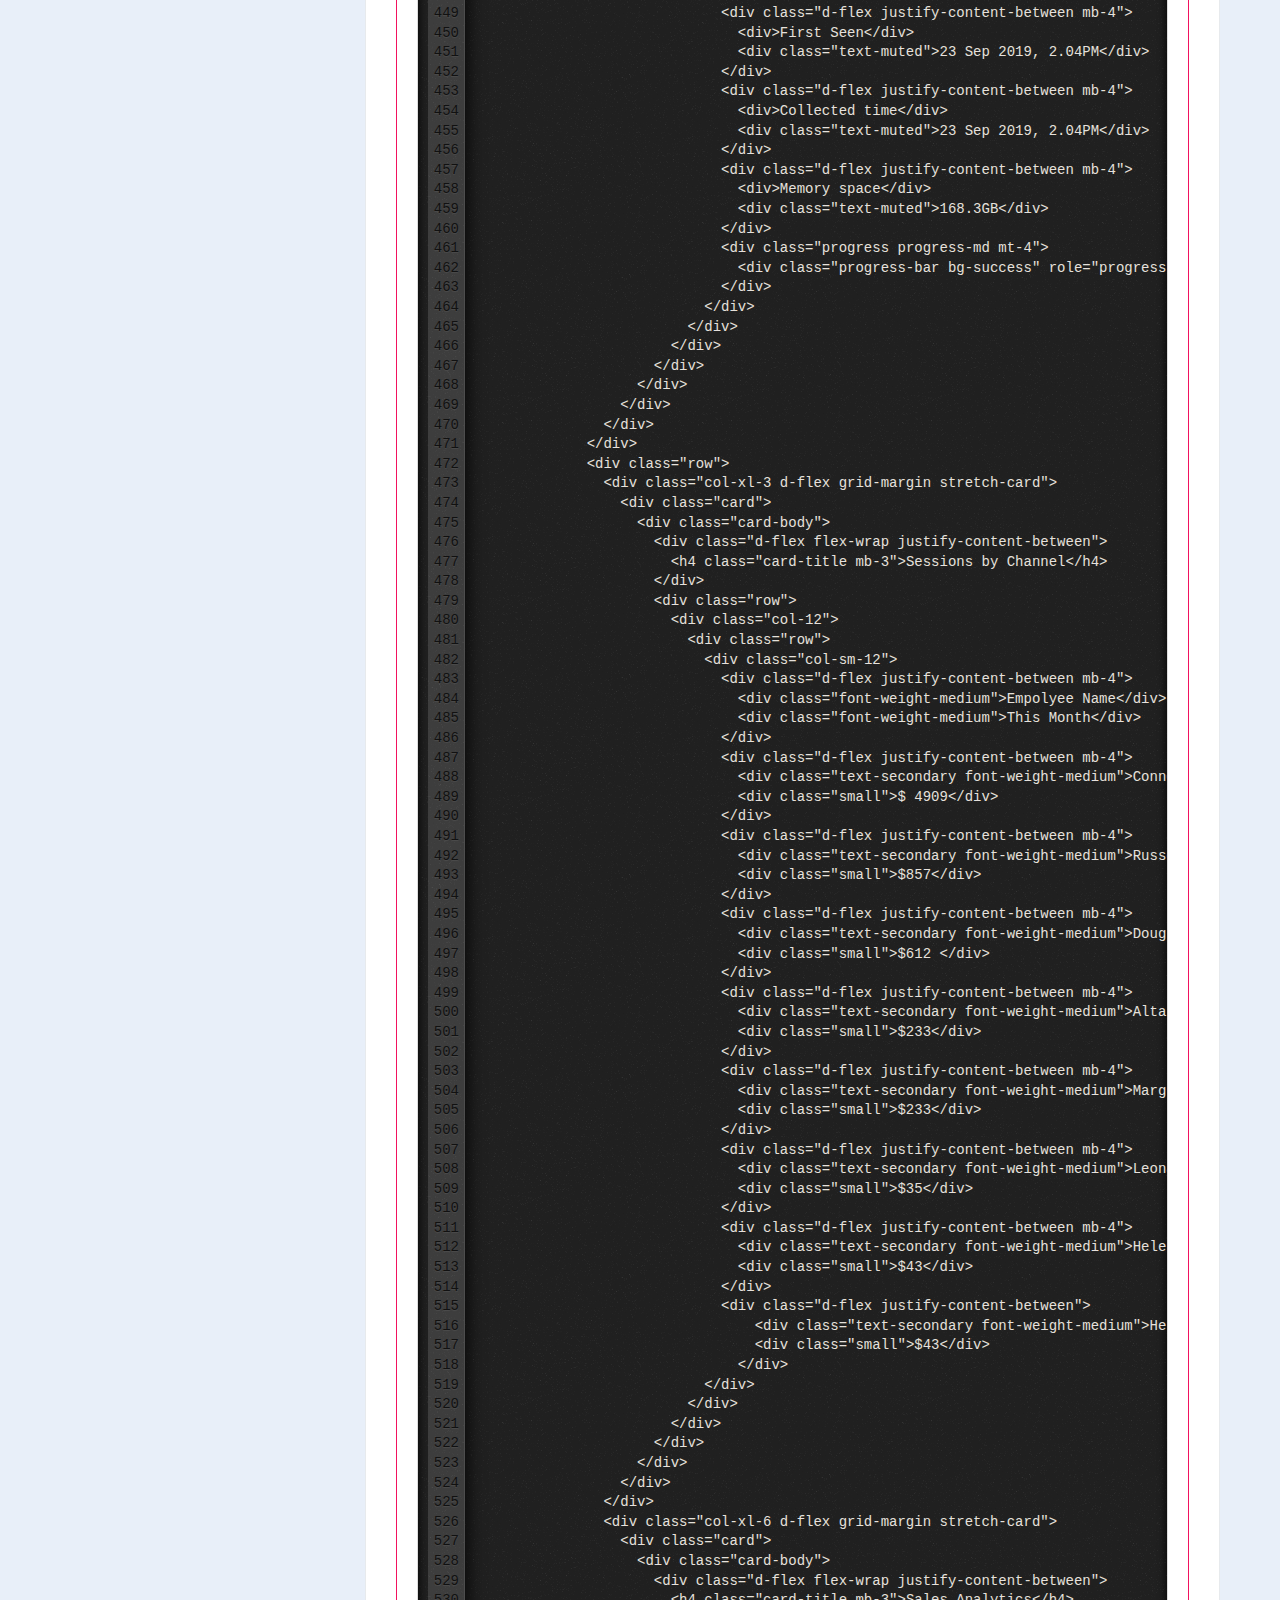
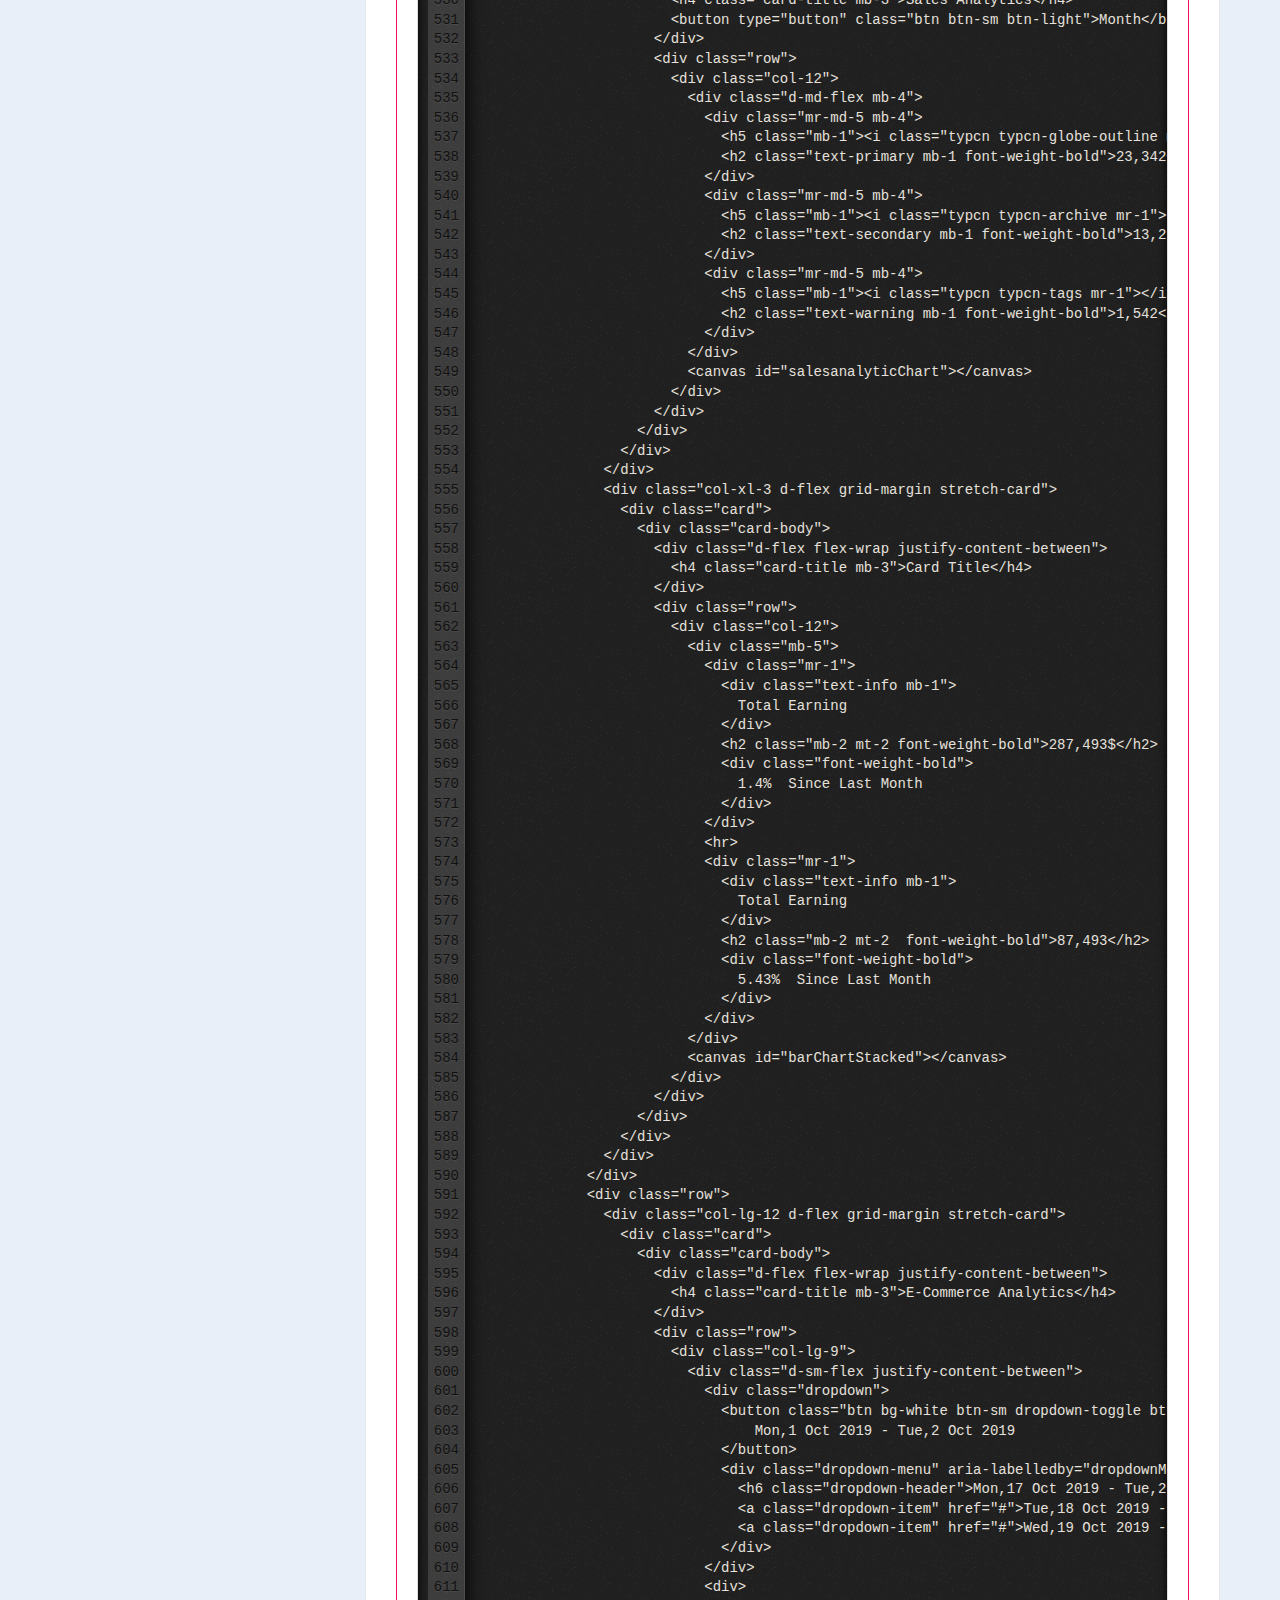
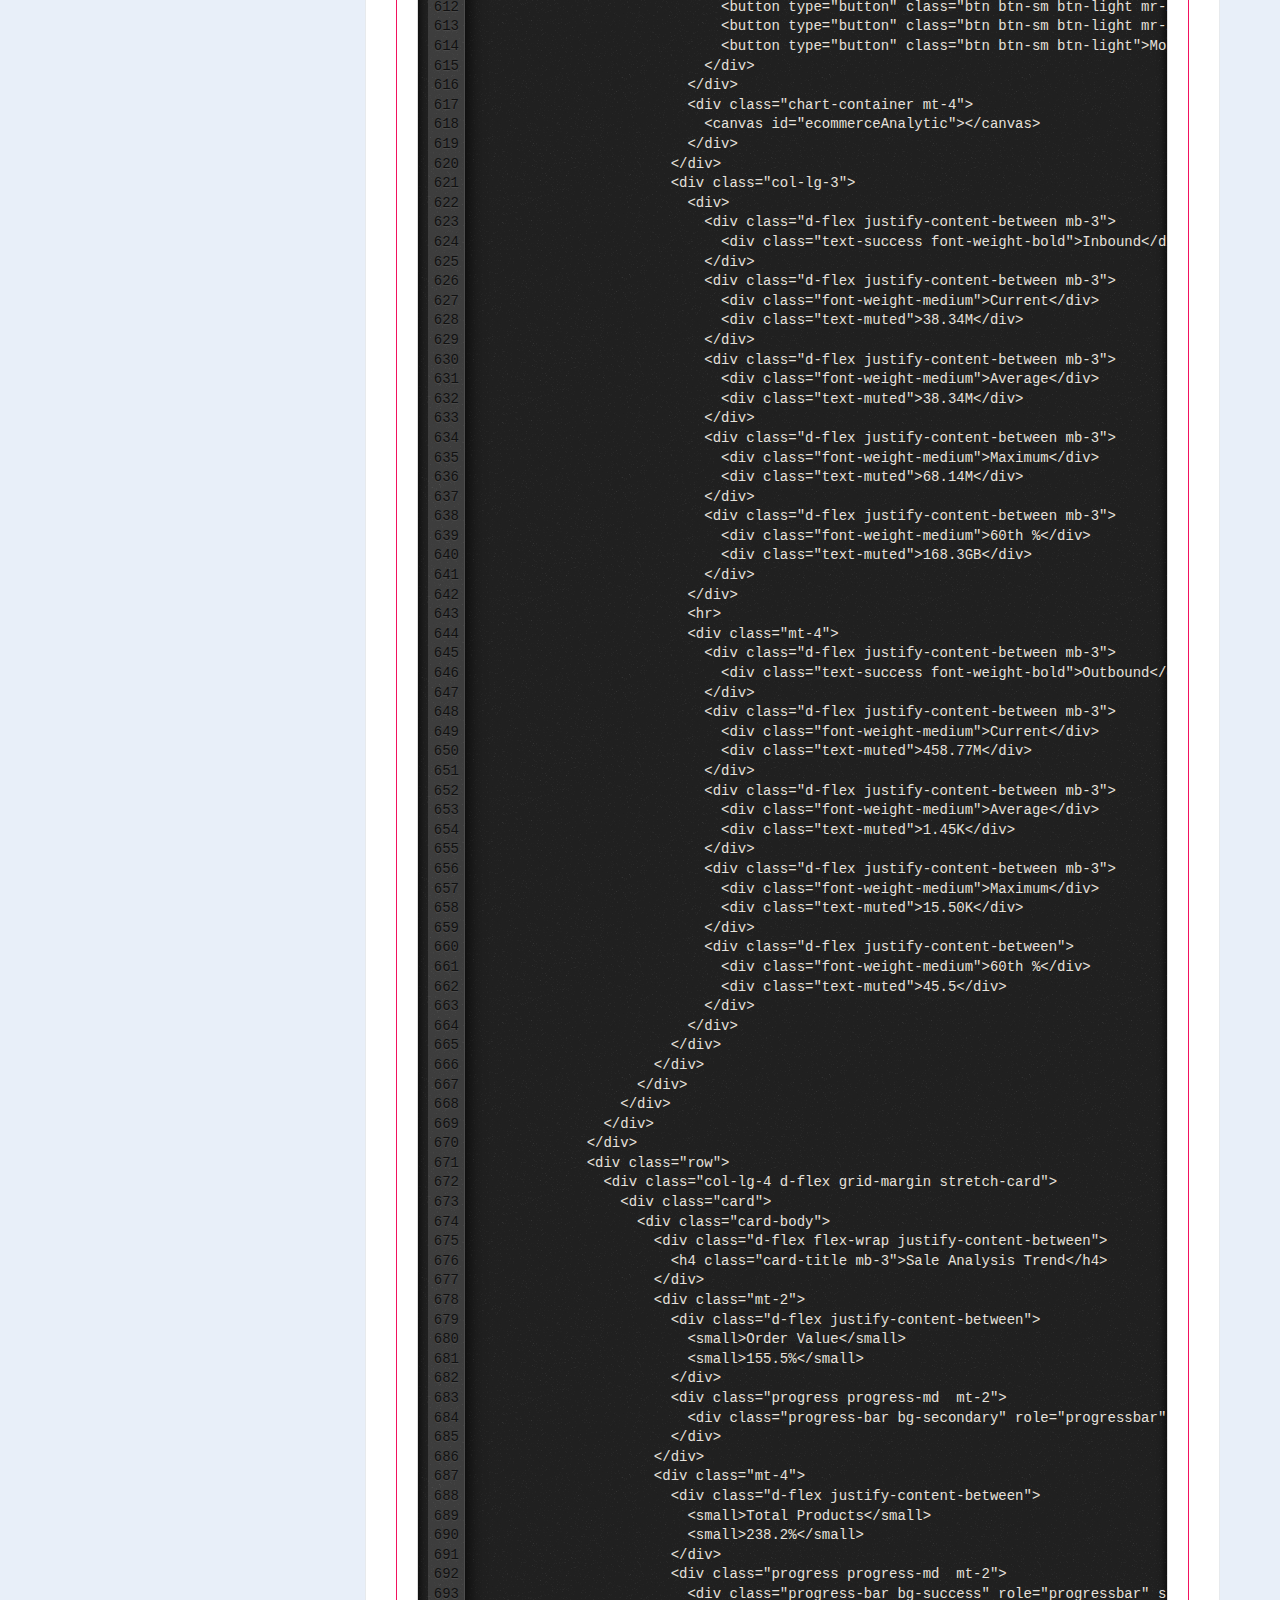
<file: mysite/celestialAdmin-free-admin-template-1.0.0/docs/documentation.html>
<!DOCTYPE html>
<html lang="en">

<head>
  <!-- Required meta tags -->
  <meta charset="utf-8">
  <meta name="viewport" content="width=device-width, initial-scale=1, shrink-to-fit=no">
  <title>CelestialUI Admin Dashboard</title>
  <link rel="stylesheet" href="../template/vendors/typicons.font/font/typicons.css">
  <link rel="stylesheet" href="../template/vendors/css/vendor.bundle.base.css">
  <!-- endinject -->
  <!-- plugin css for this page -->
  <link rel="stylesheet" href="../template/vendors/pwstabs/jquery.pwstabs.min.css">
  <link rel="stylesheet" href="../template/vendors/simplemde/simplemde.min.css">
  <link rel="stylesheet" href="../template/vendors/codemirror/codemirror.css">
  <link rel="stylesheet" href="../template/vendors/codemirror/ambiance.css">
  <!-- End plugin css for this page -->
  <!-- inject:css -->
  <link rel="stylesheet" href="../template/css/vertical-layout-light/style.css">
  <!-- endinject -->
  <link rel="shortcut icon" href="../template/images/favicon.png" />
</head>

<body>
  <div class="container-scroller"> 
    <div class="container-fluid page-body-wrapper full-page-wrapper">
      <div class="main-panel w-100  documentation">
        <div class="content-wrapper">
          <div class="container-fluid">
            <div class="row">
              <div class="col-12 doc-header">
                <a class="btn btn-success" href="../template/index.html"><i class="typcn typcn-home mr-2"></i>Back to home</a>
                <h1 class="text-primary mt-4">Documentation</h1>
              </div>
            </div>
            <div class="row doc-content">
              <div class="col-12 col-md-3 grid-margin doc-table-contents">
                <div class="card">
                  <div class="card-body">
                    <h3 class="mb-4">Table of contents</h3>
                    <ul class="list-arrow">
                      <li>
                        <a href="#doc-intro">Introduction</a>
                      </li>
                      <li>
                        <a href="#doc-started">Getting started</a>
                      </li>
                      <li>
                        <a href="#doc-structure">Basic structure</a>
                      </li>
                      <li>
                        <a href="#doc-components">Components</a>
                        <ul class="list-arrow">
                          <li>
                            <a href="#doc-basic-ui">Basic UI Elements</a>
                          </li>
                          <li>
                            <a href="#doc-tables">Tables</a>
                          </li>
                          <li>
                            <a href="#doc-charts">Charts</a>
                          </li>
                          <li>
                            <a href="#doc-forms">Forms</a>
                          </li>
                          <li>
                            <a href="#doc-icons">Icons</a>
                          </li>
                        </ul>
                      </li>
                      <li>
                        <a href="#doc-credits">Credits</a>
                      </li>
                    </ul>
                  </div>
                </div>
              </div>
              <div class="col-12 col-md-9 offset-md-3 grid-margin">
                <div class="col-12 grid-margin" id="doc-intro">
                    <div class="card">
                        <div class="card-body">
                            <h3 class="mb-4">Introduction</h3>
                            <p>CelestialUI Admin is a responsive HTML template that is based on the CSS framework Bootstrap 4 and it is built with Sass. Sass compiler makes it easier to code and customize. If you are unfamiliar with Bootstrap or Sass, visit their
                                website and read through the documentation. All of Bootstrap components have been modified to fit the style of CelestialUI Admin and provide a consistent look throughout the template.</p>
                            <p>Before you start working with the template, we suggest you go through the pages that are bundled with the theme. Most of the template example pages contain quick tips on how to create or use a component which can
                                be really helpful when you need to create something on the fly.</p>
                            <p class="d-inline"><strong>Note</strong>: We are trying our best to document how to use the template. If you think that something is missing from the documentation, please do not hesitate to tell us about it. If you have any questions or issues regarding this theme, email us at <a class="d-inline text-info" href="mailto:support@bootstrapdash.com">support@bootstrapdash.com</a></p>
                        </div>
                    </div>
                </div>
                <div class="col-12 grid-margin" id="doc-started">
                    <div class="card">
                        <div class="card-body">
                            <h3 class="mb-4">Getting started</h3>
                            <p>You can directly use the compiled and ready-to-use the version of the template. But in case you plan to customize the template extensively the template allows you to do so.</p>
                            <p>Within the download you'll find the following directories and files, logically grouping common assets and providing both compiled and minified variations:</p>
                            <textarea class="shell-mode">
CelestialUI/
├── template/
      ├── css/
      ├── fonts/
      ├── images/
      ├── js/
      ├── pages/
      ├── partials/
      ├── index.html
      ├── scss/
      ├── vendors/
      ├── gulpfile.js
      ├── index.html
      ├── package.json                           
├── docs/
      ├── documentation.html
      ├── documentation.js
├── CHANGELOG.md</textarea>
                            <p class="mt-1">Note: The root folder denoted further in this documentation refers to the 'template' folder inside the downloaded folder</p>
                            <div class="alert alert-success mt-4 d-flex align-items-center" role="alert">
                              <i class="typcn typcn-warning"></i>
                              <p>We have bundled up the vendor files needed for demo purpose into a folder 'vendors', you may not need all those vendors in your application.  If you want to make any change in the vendor package files, you need to change the src path for related tasks in the file gulpfile.js and run the task <code>bundleVendors</code> to rebuild the vendor files.</p>
                            </div>
                            <hr class="mt-5">
                            <h4 class="mt-4">Installation</h4>
                            <p class="mb-0">
                              You need to install package files/Dependencies for this project if you want to customize it. To do this, you must have <span class="font-weight-bold">node and npm</span> installed in your computer.
                            </p>
                            <p class="mb-0">Installation guide of the node can be found <a href="https://nodejs.org/en/">here</a>. As npm comes bundled with a node, a separate installation of npm is not needed.</p>
                            <p>
                                If you have installed them, just go to the root folder and run the following command in your command prompt or terminal (for the mac users).
                            </p>
                            <textarea class="shell-mode">
npm install</textarea>
                            <p class="mt-4">
                              This will install the dev dependencies in the local <span class="font-weight-bold">node_modules</span> folder in your root directory.
                            </p>
                            <p class="mt-2">
                              Then you will need to install <span class="font-weight-bold">Gulp</span>. We use the Gulp task manager for the development processes. Gulp will watch for changes to the SCSS files and automatically compile the files to CSS.
                            </p>
                            <p>Getting started with Gulp is pretty simple. The <a href="https://gulpjs.com/" target="_blank">Gulp</a> site is a great place to get information on installing Gulp if you need more information. You need to first install Gulp-cli in your machine using the below command.</p>
                            <textarea class="shell-mode">
npm install -g gulp-cli</textarea>
                            <p class="mt-4">This installs Gulp-cli globally to your machine. The other thing that Gulp requires, which, is really what does all the work, is the gulpfile.js. In this file, you set up all of your tasks that you will run.</p>
                            <p>Don't worry. We have this file already created for you!</p>
                            <p>To run this project in development mode enter the following command below. This will start the file watch by gulp and whenever a file is modified, the SCSS files will be compiled to create the CSS file.</p>
<textarea class="shell-mode">
gulp serve</textarea>           
                            <div class="alert alert-warning mt-4" role="alert">
                              <i class="typcn typcn-warning-outline"></i>It is important to run <code>gulp serve</code> command from the directory where the gulpfile.js is located.
                            </div>
                        </div>
                    </div>
                </div>
                <div class="col-12 grid-margin" id="doc-structure">
                  <div class="card">
                      <div class="card-body">
                            <h3>Basic structure</h3>
                            <p class="mb-5">
                              The below snippet shows the basic HTML structure of CelestialUI Admin.
                              Please note that all the stylesheets and script files in the below snippet should be included to render CelestialUI Admin styles.
                            </p>
                            <div class="demo-tabs">
                                <div data-pws-tab="vertical light" data-pws-tab-name="Vertical light">
                                  <p class="mb-5">This section contains code of default vertical layout. For other layouts in vertical mode like boxed, icon-menu etc., you can follow the snippet same as below, but you have to just add the appropriate optional class to the body. More details of the classes are given in <a href="#doc-options">Options</a> section</p>
<textarea class="multiple-codes mt-5">
  <!DOCTYPE html>
  <html lang="en">
    <head>
      <!-- Required meta tags -->
      <meta charset="utf-8">
      <meta name="viewport" content="width=device-width, initial-scale=1, shrink-to-fit=no">
      <title>CelestialUI Admin</title>
      <!-- base:css -->
      <link rel="stylesheet" href="vendors/typicons.font/font/typicons.css">
      <link rel="stylesheet" href="vendors/css/vendor.bundle.base.css">
      <!-- endinject --> 
      <!-- plugin css for this page -->
      <!-- End plugin css for this page -->
      <!-- inject:css -->
      <link rel="stylesheet" href="css/vertical-layout-light/style.css">
      <!-- endinject -->
      <link rel="shortcut icon" href="images/favicon.png" />
    </head>
    <body>
      <div class="container-scroller">
        <!-- partial:partials/_navbar.html -->
        <nav class="navbar col-lg-12 col-12 p-0 fixed-top d-flex flex-row">
          <div class="text-center navbar-brand-wrapper d-flex align-items-center justify-content-center">
            <a class="navbar-brand brand-logo" href="index.html"><img src="images/logo.svg" alt="logo"/></a>
            <a class="navbar-brand brand-logo-mini" href="index.html"><img src="images/logo-mini.svg" alt="logo"/></a>
            <button class="navbar-toggler navbar-toggler align-self-center d-none d-lg-flex" type="button" data-toggle="minimize">
              <span class="typcn typcn-th-menu"></span>
            </button>
          </div>
          <div class="navbar-menu-wrapper d-flex align-items-center justify-content-end">
            <ul class="navbar-nav mr-lg-2">
              <li class="nav-item  d-none d-lg-flex">
                <a class="nav-link" href="#">
                  Calendar
                </a>
              </li>
              <li class="nav-item  d-none d-lg-flex">
                <a class="nav-link active" href="#">
                  Statistic
                </a>
              </li>
              <li class="nav-item  d-none d-lg-flex">
                <a class="nav-link" href="#">
                  Employee
                </a>
              </li>
            </ul>
            <ul class="navbar-nav navbar-nav-right">
              <li class="nav-item d-none d-lg-flex  mr-2">
                <a class="nav-link" href="#">
                  Help
                </a>
              </li>
              <li class="nav-item dropdown d-flex">
                <a class="nav-link count-indicator dropdown-toggle d-flex justify-content-center align-items-center" id="messageDropdown" href="#" data-toggle="dropdown">
                  <i class="typcn typcn-message-typing"></i>
                  <span class="count bg-success">2</span>
                </a>
                <div class="dropdown-menu dropdown-menu-right navbar-dropdown preview-list" aria-labelledby="messageDropdown">
                  <p class="mb-0 font-weight-normal float-left dropdown-header">Messages</p>
                  <a class="dropdown-item preview-item">
                    <div class="preview-thumbnail">
                      <img src="images/faces/face4.jpg" alt="image" class="profile-pic">
                    </div>
                    <div class="preview-item-content flex-grow">
                      <h6 class="preview-subject ellipsis font-weight-normal">David Grey
                      </h6>
                      <p class="font-weight-light small-text mb-0">
                        The meeting is cancelled
                      </p>
                    </div>
                  </a>
                  <a class="dropdown-item preview-item">
                    <div class="preview-thumbnail">
                      <img src="images/faces/face2.jpg" alt="image" class="profile-pic">
                    </div>
                    <div class="preview-item-content flex-grow">
                      <h6 class="preview-subject ellipsis font-weight-normal">Tim Cook
                      </h6>
                      <p class="font-weight-light small-text mb-0">
                        New product launch
                      </p>
                    </div>
                  </a>
                  <a class="dropdown-item preview-item">
                    <div class="preview-thumbnail">
                      <img src="images/faces/face3.jpg" alt="image" class="profile-pic">
                    </div>
                    <div class="preview-item-content flex-grow">
                      <h6 class="preview-subject ellipsis font-weight-normal"> Johnson
                      </h6>
                      <p class="font-weight-light small-text mb-0">
                        Upcoming board meeting
                      </p>
                    </div>
                  </a>
                </div>
              </li>
              <li class="nav-item dropdown  d-flex">
                <a class="nav-link count-indicator dropdown-toggle d-flex align-items-center justify-content-center" id="notificationDropdown" href="#" data-toggle="dropdown">
                  <i class="typcn typcn-bell mr-0"></i>
                  <span class="count bg-danger">2</span>
                </a>
                <div class="dropdown-menu dropdown-menu-right navbar-dropdown preview-list" aria-labelledby="notificationDropdown">
                  <p class="mb-0 font-weight-normal float-left dropdown-header">Notifications</p>
                  <a class="dropdown-item preview-item">
                    <div class="preview-thumbnail">
                      <div class="preview-icon bg-success">
                        <i class="typcn typcn-info-large mx-0"></i>
                      </div>
                    </div>
                    <div class="preview-item-content">
                      <h6 class="preview-subject font-weight-normal">Application Error</h6>
                      <p class="font-weight-light small-text mb-0">
                        Just now
                      </p>
                    </div>
                  </a>
                  <a class="dropdown-item preview-item">
                    <div class="preview-thumbnail">
                      <div class="preview-icon bg-warning">
                        <i class="typcn typcn-cog mx-0"></i>
                      </div>
                    </div>
                    <div class="preview-item-content">
                      <h6 class="preview-subject font-weight-normal">Settings</h6>
                      <p class="font-weight-light small-text mb-0">
                        Private message
                      </p>
                    </div>
                  </a>
                  <a class="dropdown-item preview-item">
                    <div class="preview-thumbnail">
                      <div class="preview-icon bg-info">
                        <i class="typcn typcn-user-outline mx-0"></i>
                      </div>
                    </div>
                    <div class="preview-item-content">
                      <h6 class="preview-subject font-weight-normal">New user registration</h6>
                      <p class="font-weight-light small-text mb-0">
                        2 days ago
                      </p>
                    </div>
                  </a>
                </div>
              </li>
              <li class="nav-item nav-profile dropdown">
                <a class="nav-link dropdown-toggle  pl-0 pr-0" href="#" data-toggle="dropdown" id="profileDropdown">
                  <i class="typcn typcn-user-outline mr-0"></i>
                  <span class="nav-profile-name">Evan Morales</span>
                </a>
                <div class="dropdown-menu dropdown-menu-right navbar-dropdown" aria-labelledby="profileDropdown">
                  <a class="dropdown-item">
                  <i class="typcn typcn-cog text-primary"></i>
                  Settings
                  </a>
                  <a class="dropdown-item">
                  <i class="typcn typcn-power text-primary"></i>
                  Logout
                  </a>
                </div>
              </li>
            </ul>
            <button class="navbar-toggler navbar-toggler-right d-lg-none align-self-center" type="button" data-toggle="offcanvas">
              <span class="typcn typcn-th-menu"></span>
            </button>
          </div>
        </nav>
        <!-- partial -->
        <div class="container-fluid page-body-wrapper">
          <!-- partial:partials/_settings-panel.html -->
          <div class="theme-setting-wrapper">
            <div id="settings-trigger"><i class="typcn typcn-cog-outline"></i></div>
            <div id="theme-settings" class="settings-panel">
              <i class="settings-close typcn typcn-delete-outline"></i>
              <p class="settings-heading">SIDEBAR SKINS</p>
              <div class="sidebar-bg-options" id="sidebar-light-theme">
                <div class="img-ss rounded-circle bg-light border mr-3"></div>
                Light
              </div>
              <div class="sidebar-bg-options selected" id="sidebar-dark-theme">
                <div class="img-ss rounded-circle bg-dark border mr-3"></div>
                Dark
              </div>
              <p class="settings-heading mt-2">HEADER SKINS</p>
              <div class="color-tiles mx-0 px-4">
                <div class="tiles success"></div>
                <div class="tiles warning"></div>
                <div class="tiles danger"></div>
                <div class="tiles primary"></div>
                <div class="tiles info"></div>
                <div class="tiles dark"></div>
                <div class="tiles default border"></div>
              </div>
            </div>
          </div>
          <!-- partial -->
          <!-- partial:partials/_sidebar.html -->
          <nav class="sidebar sidebar-offcanvas" id="sidebar">
          <ul class="nav">
            <li class="nav-item">
              <div class="d-flex sidebar-profile">
                <div class="sidebar-profile-image">
                  <img src="images/faces/face29.png" alt="image">
                  <span class="sidebar-status-indicator"></span>
                </div>
                <div class="sidebar-profile-name">
                  <p class="sidebar-name">
                    Kenneth Osborne
                  </p>
                  <p class="sidebar-designation">
                    Welcome
                  </p>
                </div>
              </div>
              <div class="nav-search">
                <div class="input-group">
                  <input type="text" class="form-control" placeholder="Type to search..." aria-label="search" aria-describedby="search">
                  <div class="input-group-append">
                    <span class="input-group-text" id="search">
                      <i class="typcn typcn-zoom"></i>
                    </span>
                  </div>
                </div>
              </div>
              <p class="sidebar-menu-title">Dash menu</p>
            </li>
            <li class="nav-item">
              <a class="nav-link" href="index.html">
                <i class="typcn typcn-device-desktop menu-icon"></i>
                <span class="menu-title">Dashboard <span class="badge badge-primary ml-3">New</span></span>
              </a>
            </li>
            <li class="nav-item">
              <a class="nav-link" data-toggle="collapse" href="#ui-basic" aria-expanded="false" aria-controls="ui-basic">
                <i class="typcn typcn-briefcase menu-icon"></i>
                <span class="menu-title">UI Elements</span>
                <i class="typcn typcn-chevron-right menu-arrow"></i>
              </a>
              <div class="collapse" id="ui-basic">
                <ul class="nav flex-column sub-menu">
                  <li class="nav-item"> <a class="nav-link" href="pages/ui-features/buttons.html">Buttons</a></li>
                  <li class="nav-item"> <a class="nav-link" href="pages/ui-features/dropdowns.html">Dropdowns</a></li>
                  <li class="nav-item"> <a class="nav-link" href="pages/ui-features/typography.html">Typography</a></li>
                </ul>
              </div>
            </li>
            <li class="nav-item">
              <a class="nav-link" data-toggle="collapse" href="#form-elements" aria-expanded="false" aria-controls="form-elements">
                <i class="typcn typcn-film menu-icon"></i>
                <span class="menu-title">Form elements</span>
                <i class="menu-arrow"></i>
              </a>
              <div class="collapse" id="form-elements">
                <ul class="nav flex-column sub-menu">
                  <li class="nav-item"><a class="nav-link" href="pages/forms/basic_elements.html">Basic Elements</a></li>
                </ul>
              </div>
            </li>
            <li class="nav-item">
              <a class="nav-link" data-toggle="collapse" href="#charts" aria-expanded="false" aria-controls="charts">
                <i class="typcn typcn-chart-pie-outline menu-icon"></i>
                <span class="menu-title">Charts</span>
                <i class="menu-arrow"></i>
              </a>
              <div class="collapse" id="charts">
                <ul class="nav flex-column sub-menu">
                  <li class="nav-item"> <a class="nav-link" href="pages/charts/chartjs.html">ChartJs</a></li>
                </ul>
              </div>
            </li>
            <li class="nav-item">
              <a class="nav-link" data-toggle="collapse" href="#tables" aria-expanded="false" aria-controls="tables">
                <i class="typcn typcn-th-small-outline menu-icon"></i>
                <span class="menu-title">Tables</span>
                <i class="menu-arrow"></i>
              </a>
              <div class="collapse" id="tables">
                <ul class="nav flex-column sub-menu">
                  <li class="nav-item"> <a class="nav-link" href="pages/tables/basic-table.html">Basic table</a></li>
                </ul>
              </div>
            </li>
            <li class="nav-item">
              <a class="nav-link" data-toggle="collapse" href="#icons" aria-expanded="false" aria-controls="icons">
                <i class="typcn typcn-compass menu-icon"></i>
                <span class="menu-title">Icons</span>
                <i class="menu-arrow"></i>
              </a>
              <div class="collapse" id="icons">
                <ul class="nav flex-column sub-menu">
                  <li class="nav-item"> <a class="nav-link" href="pages/icons/mdi.html">Mdi icons</a></li>
                </ul>
              </div>
            </li>
            <li class="nav-item">
              <a class="nav-link" data-toggle="collapse" href="#auth" aria-expanded="false" aria-controls="auth">
                <i class="typcn typcn-user-add-outline menu-icon"></i>
                <span class="menu-title">User Pages</span>
                <i class="menu-arrow"></i>
              </a>
              <div class="collapse" id="auth">
                <ul class="nav flex-column sub-menu">
                  <li class="nav-item"> <a class="nav-link" href="pages/samples/login.html"> Login </a></li>
                  <li class="nav-item"> <a class="nav-link" href="pages/samples/register.html"> Register </a></li>
                </ul>
              </div>
            </li>
            <li class="nav-item">
              <a class="nav-link" data-toggle="collapse" href="#error" aria-expanded="false" aria-controls="error">
                <i class="typcn typcn-globe-outline menu-icon"></i>
                <span class="menu-title">Error pages</span>
                <i class="menu-arrow"></i>
              </a>
              <div class="collapse" id="error">
                <ul class="nav flex-column sub-menu">
                  <li class="nav-item"> <a class="nav-link" href="pages/samples/error-404.html"> 404 </a></li>
                  <li class="nav-item"> <a class="nav-link" href="pages/samples/error-500.html"> 500 </a></li>
                </ul>
              </div>
            </li>
            <li class="nav-item">
              <a class="nav-link" href="pages/documentation/documentation.html">
                <i class="typcn typcn-document-text menu-icon"></i>
                <span class="menu-title">Documentation</span>
              </a>
            </li>
          </ul>
          <ul class="sidebar-legend">
            <li>
              <p class="sidebar-menu-title">Category</p>
            </li>
            <li class="nav-item"><a href="#" class="nav-link">#Sales</a></li>
            <li class="nav-item"><a href="#" class="nav-link">#Marketing</a></li>
            <li class="nav-item"><a href="#" class="nav-link">#Growth</a></li>
          </ul>
        </nav>
          <!-- partial -->
          <div class="main-panel">
            <div class="content-wrapper">
              <div class="row">
                <div class="col-sm-6">
                  <h3 class="mb-0 font-weight-bold">Kenneth Osborne</h3>
                  <p>Your last login: 21h ago from newzealand.</p>
                </div>
                <div class="col-sm-6">
                  <div class="d-flex align-items-center justify-content-md-end">
                    <div class="mb-3 mb-xl-0 pr-1">
                        <div class="dropdown">
                          <button class="btn bg-white btn-sm dropdown-toggle btn-icon-text border mr-2" type="button" id="dropdownMenu3" data-toggle="dropdown" aria-haspopup="true" aria-expanded="false">
                              <i class="typcn typcn-calendar-outline mr-2"></i>Last 7 days
                          </button>
                          <div class="dropdown-menu" aria-labelledby="dropdownMenuSizeButton3" data-x-placement="top-start">
                            <h6 class="dropdown-header">Last 14 days</h6>
                            <a class="dropdown-item" href="#">Last 21 days</a>
                            <a class="dropdown-item" href="#">Last 28 days</a>
                          </div>
                        </div>
                    </div>
                    <div class="pr-1 mb-3 mr-2 mb-xl-0">
                      <button type="button" class="btn btn-sm bg-white btn-icon-text border"><i class="typcn typcn-arrow-forward-outline mr-2"></i>Export</button>
                    </div>
                    <div class="pr-1 mb-3 mb-xl-0">
                      <button type="button" class="btn btn-sm bg-white btn-icon-text border"><i class="typcn typcn-info-large-outline mr-2"></i>info</button>
                    </div>
                  </div>
                </div>
              </div>
              <div class="row  mt-3">
                <div class="col-xl-5 d-flex grid-margin stretch-card">
                  <div class="card">
                    <div class="card-body">
                      <div class="d-flex flex-wrap justify-content-between">
                        <h4 class="card-title mb-3">Sessions by Channel</h4>
                      </div>
                      <div class="row">
                        <div class="col-12">
                          <div class="row">
                            <div class="col-lg-6">
                              <div id="circleProgress6" class="progressbar-js-circle rounded p-3"></div>
                            </div>
                            <div class="col-lg-6">
                              <ul class="session-by-channel-legend">
                                <li>
                                  <div>Firewalls(3)</div>
                                  <div>4(100%)</div>
                                </li>
                                <li>
                                  <div>Ports(12)</div>
                                  <div>12(100%)</div>
                                </li>
                                <li>
                                  <div>Servers(233)</div>
                                  <div>2(100%)</div>
                                </li>
                                <li>
                                  <div>Firewalls(3)</div>
                                  <div>7(100%)</div>
                                </li>
                                <li>
                                  <div>Firewalls(3)</div>
                                  <div>6(70%)</div>
                                </li>
                              </ul>
                            </div>
                          </div>
                        </div>
                      </div>
                    </div>
                  </div>
                </div>
                <div class="col-xl-3 d-flex grid-margin stretch-card">
                  <div class="card">
                    <div class="card-body">
                      <div class="d-flex flex-wrap justify-content-between">
                        <h4 class="card-title mb-3">Events</h4>
                      </div>
                      <div class="row">
                        <div class="col-12">
                          <div class="row">
                            <div class="col-sm-12">
                              <div class="d-flex justify-content-between mb-md-5 mt-3">
                                <div class="small">Critical</div>
                                <div class="text-danger small">Error</div>
                                <div  class="text-warning small">Warning</div>
                              </div>
                              <canvas id="eventChart"></canvas>
                            </div>
                          </div>
                        </div>
                      </div>
                    </div>
                  </div>
                </div>
                <div class="col-xl-4 d-flex grid-margin stretch-card">
                  <div class="card">
                    <div class="card-body">
                      <div class="d-flex flex-wrap justify-content-between">
                        <h4 class="card-title mb-3">Device stats</h4>
                      </div>
                      <div class="row">
                        <div class="col-12">
                          <div class="row">
                            <div class="col-sm-12">
                              <div class="d-flex justify-content-between mb-4">
                                <div>Uptime</div>
                                <div class="text-muted">195 Days, 8 hours</div>
                              </div>
                              <div class="d-flex justify-content-between mb-4">
                                <div>First Seen</div>
                                <div class="text-muted">23 Sep 2019, 2.04PM</div>
                              </div>
                              <div class="d-flex justify-content-between mb-4">
                                <div>Collected time</div>
                                <div class="text-muted">23 Sep 2019, 2.04PM</div>
                              </div>
                              <div class="d-flex justify-content-between mb-4">
                                <div>Memory space</div>
                                <div class="text-muted">168.3GB</div>
                              </div>
                              <div class="progress progress-md mt-4">
                                <div class="progress-bar bg-success" role="progressbar" style="width: 50%" aria-valuenow="50" aria-valuemin="0" aria-valuemax="100"></div>
                              </div>
                            </div>
                          </div>
                        </div>
                      </div>
                    </div>
                  </div>
                </div>
              </div>
              <div class="row">
                <div class="col-xl-3 d-flex grid-margin stretch-card">
                  <div class="card">
                    <div class="card-body">
                      <div class="d-flex flex-wrap justify-content-between">
                        <h4 class="card-title mb-3">Sessions by Channel</h4>
                      </div>
                      <div class="row">
                        <div class="col-12">
                          <div class="row">
                            <div class="col-sm-12">
                              <div class="d-flex justify-content-between mb-4">
                                <div class="font-weight-medium">Empolyee Name</div>
                                <div class="font-weight-medium">This Month</div>
                              </div>
                              <div class="d-flex justify-content-between mb-4">
                                <div class="text-secondary font-weight-medium">Connor Chandler</div>
                                <div class="small">$ 4909</div>
                              </div>
                              <div class="d-flex justify-content-between mb-4">
                                <div class="text-secondary font-weight-medium">Russell Floyd</div>
                                <div class="small">$857</div>
                              </div>
                              <div class="d-flex justify-content-between mb-4">
                                <div class="text-secondary font-weight-medium">Douglas White</div>
                                <div class="small">$612	</div>
                              </div>
                              <div class="d-flex justify-content-between mb-4">
                                <div class="text-secondary font-weight-medium">Alta Fletcher </div>
                                <div class="small">$233</div>
                              </div>
                              <div class="d-flex justify-content-between mb-4">
                                <div class="text-secondary font-weight-medium">Marguerite Pearson</div>
                                <div class="small">$233</div>
                              </div>
                              <div class="d-flex justify-content-between mb-4">
                                <div class="text-secondary font-weight-medium">Leonard Gutierrez</div>
                                <div class="small">$35</div>
                              </div>
                              <div class="d-flex justify-content-between mb-4">
                                <div class="text-secondary font-weight-medium">Helen Benson</div>
                                <div class="small">$43</div>
                              </div>
                              <div class="d-flex justify-content-between">
                                  <div class="text-secondary font-weight-medium">Helen Benson</div>
                                  <div class="small">$43</div>
                                </div>
                            </div>
                          </div>
                        </div>
                      </div>
                    </div>
                  </div>
                </div>
                <div class="col-xl-6 d-flex grid-margin stretch-card">
                  <div class="card">
                    <div class="card-body">
                      <div class="d-flex flex-wrap justify-content-between">
                        <h4 class="card-title mb-3">Sales Analytics</h4>
                        <button type="button" class="btn btn-sm btn-light">Month</button>
                      </div>
                      <div class="row">
                        <div class="col-12">
                          <div class="d-md-flex mb-4">
                            <div class="mr-md-5 mb-4">
                              <h5 class="mb-1"><i class="typcn typcn-globe-outline mr-1"></i>Online</h5>
                              <h2 class="text-primary mb-1 font-weight-bold">23,342</h2>
                            </div>
                            <div class="mr-md-5 mb-4">
                              <h5 class="mb-1"><i class="typcn typcn-archive mr-1"></i>Offline</h5>
                              <h2 class="text-secondary mb-1 font-weight-bold">13,221</h2>
                            </div>
                            <div class="mr-md-5 mb-4">
                              <h5 class="mb-1"><i class="typcn typcn-tags mr-1"></i>Marketing</h5>
                              <h2 class="text-warning mb-1 font-weight-bold">1,542</h2>
                            </div>
                          </div>
                          <canvas id="salesanalyticChart"></canvas>
                        </div>
                      </div>
                    </div>
                  </div>
                </div>
                <div class="col-xl-3 d-flex grid-margin stretch-card">
                  <div class="card">
                    <div class="card-body">
                      <div class="d-flex flex-wrap justify-content-between">
                        <h4 class="card-title mb-3">Card Title</h4>
                      </div>
                      <div class="row">
                        <div class="col-12">
                          <div class="mb-5">
                            <div class="mr-1">
                              <div class="text-info mb-1">
                                Total Earning
                              </div>
                              <h2 class="mb-2 mt-2 font-weight-bold">287,493$</h2>
                              <div class="font-weight-bold">
                                1.4%  Since Last Month
                              </div>
                            </div>
                            <hr>
                            <div class="mr-1">
                              <div class="text-info mb-1">
                                Total Earning
                              </div>
                              <h2 class="mb-2 mt-2  font-weight-bold">87,493</h2>
                              <div class="font-weight-bold">
                                5.43%  Since Last Month
                              </div>
                            </div>
                          </div>
                          <canvas id="barChartStacked"></canvas>
                        </div>
                      </div>
                    </div>
                  </div>
                </div>
              </div>
              <div class="row">
                <div class="col-lg-12 d-flex grid-margin stretch-card">
                  <div class="card">
                    <div class="card-body">
                      <div class="d-flex flex-wrap justify-content-between">
                        <h4 class="card-title mb-3">E-Commerce Analytics</h4>
                      </div>
                      <div class="row">
                        <div class="col-lg-9">
                          <div class="d-sm-flex justify-content-between">
                            <div class="dropdown">
                              <button class="btn bg-white btn-sm dropdown-toggle btn-icon-text pl-0" type="button" id="dropdownMenuSizeButton4" data-toggle="dropdown" aria-haspopup="true" aria-expanded="false">
                                  Mon,1 Oct 2019 - Tue,2 Oct 2019
                              </button>
                              <div class="dropdown-menu" aria-labelledby="dropdownMenuSizeButton4" data-x-placement="top-start">
                                <h6 class="dropdown-header">Mon,17 Oct 2019 - Tue,25 Oct 2019</h6>
                                <a class="dropdown-item" href="#">Tue,18 Oct 2019 - Wed,26 Oct 2019</a>
                                <a class="dropdown-item" href="#">Wed,19 Oct 2019 - Thu,26 Oct 2019</a>
                              </div>
                            </div>
                            <div>
                              <button type="button" class="btn btn-sm btn-light mr-2">Day</button>
                              <button type="button" class="btn btn-sm btn-light mr-2">Week</button>
                              <button type="button" class="btn btn-sm btn-light">Month</button>
                            </div>
                          </div>
                          <div class="chart-container mt-4">
                            <canvas id="ecommerceAnalytic"></canvas>
                          </div>
                        </div>
                        <div class="col-lg-3">
                          <div>
                            <div class="d-flex justify-content-between mb-3">
                              <div class="text-success font-weight-bold">Inbound</div>
                            </div>
                            <div class="d-flex justify-content-between mb-3">
                              <div class="font-weight-medium">Current</div>
                              <div class="text-muted">38.34M</div>
                            </div>
                            <div class="d-flex justify-content-between mb-3">
                              <div class="font-weight-medium">Average</div>
                              <div class="text-muted">38.34M</div>
                            </div>
                            <div class="d-flex justify-content-between mb-3">
                              <div class="font-weight-medium">Maximum</div>
                              <div class="text-muted">68.14M</div>
                            </div>
                            <div class="d-flex justify-content-between mb-3">
                              <div class="font-weight-medium">60th %</div>
                              <div class="text-muted">168.3GB</div>
                            </div>
                          </div>
                          <hr>
                          <div class="mt-4">
                            <div class="d-flex justify-content-between mb-3">
                              <div class="text-success font-weight-bold">Outbound</div>
                            </div>
                            <div class="d-flex justify-content-between mb-3">
                              <div class="font-weight-medium">Current</div>
                              <div class="text-muted">458.77M</div>
                            </div>
                            <div class="d-flex justify-content-between mb-3">
                              <div class="font-weight-medium">Average</div>
                              <div class="text-muted">1.45K</div>
                            </div>
                            <div class="d-flex justify-content-between mb-3">
                              <div class="font-weight-medium">Maximum</div>
                              <div class="text-muted">15.50K</div>
                            </div>
                            <div class="d-flex justify-content-between">
                              <div class="font-weight-medium">60th %</div>
                              <div class="text-muted">45.5</div>
                            </div>
                          </div>
                        </div>
                      </div>
                    </div>
                  </div>
                </div>
              </div>
              <div class="row">
                <div class="col-lg-4 d-flex grid-margin stretch-card">
                  <div class="card">
                    <div class="card-body">
                      <div class="d-flex flex-wrap justify-content-between">
                        <h4 class="card-title mb-3">Sale Analysis Trend</h4>
                      </div>
                      <div class="mt-2">
                        <div class="d-flex justify-content-between">
                          <small>Order Value</small>
                          <small>155.5%</small>
                        </div>
                        <div class="progress progress-md  mt-2">
                          <div class="progress-bar bg-secondary" role="progressbar" style="width: 80%" aria-valuenow="90" aria-valuemin="0" aria-valuemax="100"></div>
                        </div>
                      </div>
                      <div class="mt-4">
                        <div class="d-flex justify-content-between">
                          <small>Total Products</small>
                          <small>238.2%</small>
                        </div>
                        <div class="progress progress-md  mt-2">
                          <div class="progress-bar bg-success" role="progressbar" style="width: 50%" aria-valuenow="90" aria-valuemin="0" aria-valuemax="100"></div>
                        </div>
                      </div>
                      <div class="mt-4 mb-5">
                        <div class="d-flex justify-content-between">
                          <small>Quantity</small>
                          <small>23.30%</small>
                        </div>
                        <div class="progress progress-md mt-2">
                          <div class="progress-bar bg-warning" role="progressbar" style="width: 70%" aria-valuenow="90" aria-valuemin="0" aria-valuemax="100"></div>
                        </div>
                      </div>
                      <canvas id="salesTopChart"></canvas>
                    </div>
                  </div>
                </div>
                <div class="col-lg-8 d-flex grid-margin stretch-card">
                  <div class="card">
                    <div class="card-body">
                      <div class="d-flex flex-wrap justify-content-between">
                        <h4 class="card-title mb-3">Project status</h4>
                      </div>
                      <div class="table-responsive">
                        <table class="table">
                          <tbody>
                            <tr>
                              <td>
                                <div class="d-flex">
                                  <img class="img-sm rounded-circle mb-md-0 mr-2" src="images/faces/face30.png" alt="profile image">
                                  <div>
                                    <div> Company</div>
                                    <div class="font-weight-bold mt-1">volkswagen</div>
                                  </div>
                                </div>
                              </td>
                              <td>
                                Budget
                                <div class="font-weight-bold  mt-1">$2322 </div>
                              </td>
                              <td>
                                Status
                                <div class="font-weight-bold text-success  mt-1">88% </div>
                              </td>
                              <td>
                                Deadline
                                <div class="font-weight-bold  mt-1">07 Nov 2019</div>
                              </td>
                              <td>
                                <button type="button" class="btn btn-sm btn-secondary">edit actions</button>
                              </td>
                            </tr>
                            <tr>
                              <td>
                                <div class="d-flex">
                                  <img class="img-sm rounded-circle mb-md-0 mr-2" src="images/faces/face31.png" alt="profile image">
                                  <div>
                                    <div> Company</div>
                                    <div class="font-weight-bold  mt-1">Land Rover</div>
                                  </div>
                                </div>
                              </td>
                              <td>
                                Budget
                                <div class="font-weight-bold  mt-1">$12022  </div>
                              </td>
                              <td>
                                Status
                                <div class="font-weight-bold text-success  mt-1">70% </div>
                              </td>
                              <td>
                                Deadline
                                <div class="font-weight-bold  mt-1">08 Nov 2019</div>
                              </td>
                              <td>
                                <button type="button" class="btn btn-sm btn-secondary">edit actions</button>
                              </td>
                            </tr>
                            <tr>
                              <td>
                                <div class="d-flex">
                                  <img class="img-sm rounded-circle mb-md-0 mr-2" src="images/faces/face32.png" alt="profile image">
                                  <div>
                                    <div> Company</div>
                                    <div class="font-weight-bold  mt-1">Bentley </div>
                                  </div>
                                </div>
                              </td>
                              <td>
                                Budget
                                <div class="font-weight-bold  mt-1">$8,725</div>
                              </td>
                              <td>
                                Status
                                <div class="font-weight-bold text-success  mt-1">87% </div>
                              </td>
                              <td>
                                Deadline
                                <div class="font-weight-bold  mt-1">11 Jun 2019</div>
                              </td>
                              <td>
                                <button type="button" class="btn btn-sm btn-secondary">edit actions</button>
                              </td>
                            </tr>
                            <tr>
                              <td>
                                <div class="d-flex">
                                  <img class="img-sm rounded-circle mb-md-0 mr-2" src="images/faces/face33.png" alt="profile image">
                                  <div>
                                    <div> Company</div>
                                    <div class="font-weight-bold  mt-1">Morgan </div>
                                  </div>
                                </div>
                              </td>
                              <td>
                                Budget
                                <div class="font-weight-bold  mt-1">$5,220 </div>
                              </td>
                              <td>
                                Status
                                <div class="font-weight-bold text-success  mt-1">65% </div>
                              </td>
                              <td>
                                Deadline
                                <div class="font-weight-bold  mt-1">26 Oct 2019</div>
                              </td>
                              <td>
                                <button type="button" class="btn btn-sm btn-secondary">edit actions</button>
                              </td>
                            </tr>
                            <tr>
                              <td>
                                <div class="d-flex">
                                  <img class="img-sm rounded-circle mb-md-0 mr-2" src="images/faces/face34.png" alt="profile image">
                                  <div>
                                    <div> Company</div>
                                    <div class="font-weight-bold  mt-1">volkswagen</div>
                                  </div>
                                </div>
                              </td>
                              <td>
                                Budget
                                <div class="font-weight-bold  mt-1">$2322 </div>
                              </td>
                              <td>
                                Status
                                <div class="font-weight-bold text-success mt-1">88% </div>
                              </td>
                              <td>
                                Deadline
                                <div class="font-weight-bold  mt-1">07 Nov 2019</div>
                              </td>
                              <td>
                                <button type="button" class="btn btn-sm btn-secondary">edit actions</button>
                              </td>
                            </tr>
                          </tbody>
                        </table>
                      </div>
                    </div>
                  </div>
                </div>
              </div>
            </div>
            <!-- content-wrapper ends -->
            <!-- partial:partials/_footer.html -->
            <footer class="footer">
              <div class="d-sm-flex justify-content-center justify-content-sm-between">
                <span class="text-center text-sm-left d-block d-sm-inline-block">Copyright © <a href="https://www.bootstrapdash.com/" target="_blank">bootstrapdash.com</a> 2020</span>
                <span class="float-none float-sm-right d-block mt-1 mt-sm-0 text-center">Free <a href="https://www.bootstrapdash.com/" target="_blank">Bootstrap dashboard </a>templates from <a href="https://www.bootstrapdash.com/" target="_blank">Bootstrapdash.com</a></span>
              </div>
            </footer>
            <!-- partial -->
          </div>
          <!-- main-panel ends -->
        </div>
        <!-- page-body-wrapper ends -->
      </div>
      <!-- container-scroller -->
      <!-- base:js -->
      <script src="vendors/js/vendor.bundle.base.js"></script>
      <!-- endinject -->
      <!-- Plugin js for this page-->
      <!-- End plugin js for this page-->
      <!-- inject:js -->
      <script src="js/off-canvas.js"></script>
      <script src="js/hoverable-collapse.js"></script>
      <script src="js/template.js"></script>
      <script src="js/settings.js"></script>
      <script src="js/todolist.js"></script>
      <!-- endinject -->
      <!-- plugin js for this page -->
      <script src="vendors/progressbar.js/progressbar.min.js"></script>
      <script src="vendors/chart.js/Chart.min.js"></script>
      <!-- End plugin js for this page -->
      <!-- Custom js for this page-->
      <script src="js/dashboard.js"></script>
      <!-- End custom js for this page-->
    </body>
  </html>
    
    


</textarea>
                                </div>
                            </div>
                      </div>
                  </div>
                </div>
                <div class="col-12 grid-margin" id="doc-components">
                  <div class="card">
                            <div class="card-body">
                              <!-- New Docs Starts Here -->
                              <h3 class="my-4">Components</h3>
                              <hr class="hr" id="doc-basic-ui">
                              <h4 class="my-4">Basic UI Elements</h4>
                              <div class="demo-tabs">
                                <!-- Tabs Starts -->
                                <div data-pws-tab="Button" data-pws-tab-name="Button">
                                  <h5 class="mb-2 mt-4">Button with the single color</h5>
                                  <div class="fluid-container py-4">
                                    <button type="button" class="btn btn-primary">Primary</button>
                                    <button type="button" class="btn btn-secondary">Secondary</button>
                                    <button type="button" class="btn btn-success">Success</button>
                                    <button type="button" class="btn btn-info">Info</button>
                                    <button type="button" class="btn btn-warning">Warning</button>
                                    <button type="button" class="btn btn-danger">Danger</button>
                                  </div>
                                  <textarea class="multiple-codes">
<div class="row">
  <button type="button" class="btn btn-primary">Primary</button>
  <button type="button" class="btn btn-secondary">Secondary</button>
  <button type="button" class="btn btn-success">Success</button>
  <button type="button" class="btn btn-info">Info</button>
  <button type="button" class="btn btn-warning">Warning</button>
  <button type="button" class="btn btn-danger">Danger</button>
</div>
                                  </textarea>
                                  <h5 class="mb-2 mt-4">Outlined</h5>
                                  <div class="fluid-container py-4">
                                    <button type="button" class="btn btn-outline-primary">Primary</button>
                                    <button type="button" class="btn btn-outline-secondary">Secondary</button>
                                    <button type="button" class="btn btn-outline-success">Success</button>
                                    <button type="button" class="btn btn-outline-info">Info</button>
                                    <button type="button" class="btn btn-outline-warning">Warning</button>
                                    <button type="button" class="btn btn-outline-danger">Danger</button>
                                  </div>
                                  <textarea class="multiple-codes">
<div class="row">
  <button type="button" class="btn btn-outline-primary">Primary</button>
  <button type="button" class="btn btn-outline-secondary">Secondary</button>
  <button type="button" class="btn btn-outline-success">Success</button>
  <button type="button" class="btn btn-outline-info">Info</button>
  <button type="button" class="btn btn-outline-warning">Warning</button>
  <button type="button" class="btn btn-outline-danger">Danger</button>
</div>
                                  </textarea>
                                  <h5 class="mb-2 mt-4">Sizes</h5>
                                  <div class="fluid-container py-4">
                                    <button type="button" class="btn btn-primary btn-lg">Large</button>
                                    <button type="button" class="btn btn-primary">Medium</button>
                                    <button type="button" class="btn btn-primary btn-sm">Small</button>
                                  </div>
                                  <textarea class="multiple-codes">
<div class="row">
  <button type="button" class="btn btn-primary btn-lg">Small</button>
  <button type="button" class="btn btn-secondary">Medium</button>
  <button type="button" class="btn btn-success btn-sm">Large</button>
</div>
                                  </textarea>
                                </div>
                                <!-- Tabs Ends -->
                                <!-- Tabs Starts -->
                                <div data-pws-tab="Accordions" data-pws-tab-name="Accordions">
                                  <h5 class="mb-2 mt-4">Bootstrap Accordion</h5>
                                  <div class="fluid-container py-4">
                                    <div class="accordion" id="accordion" role="tablist" aria-multiselectable="true">
                                        <div class="card">
                                            <div class="card-header" role="tab" id="headingOne">
                                                <h5 class="mb-0">
                                                    <a data-toggle="collapse" data-parent="#accordion" href="#collapseOne" aria-expanded="true" aria-controls="collapseOne">
                                                    Collapsible Group Item #1
                                                    </a>
                                                </h5>
                                            </div>

                                            <div id="collapseOne" class="collapse show" role="tabpanel" aria-labelledby="headingOne">
                                                <div class="card-body">
                                                    Anim pariatur cliche reprehenderit, enim eiusmod high life accusamus terry richardson ad squid. 3 wolf moon officia aute,
                                                    non cupidatat skateboard dolor brunch. Food truck quinoa nesciunt laborum
                                                    eiusmod. Brunch 3 wolf moon tempor, sunt aliqua put a bird on it squid
                                                    single-origin coffee nulla assumenda shoreditch et. Nihil anim keffiyeh
                                                    helvetica, craft beer labore wes anderson cred nesciunt sapiente ea proident.
                                                    Ad vegan excepteur butcher vice lomo. Leggings occaecat craft beer farm-to-table,
                                                    raw denim aesthetic synth nesciunt you probably haven't heard of them
                                                    accusamus labore sustainable VHS.
                                                </div>
                                            </div>
                                        </div>
                                        <div class="card">
                                            <div class="card-header" role="tab" id="headingTwo">
                                                <h5 class="mb-0">
                                                    <a class="collapsed" data-toggle="collapse" data-parent="#accordion" href="#collapseTwo" aria-expanded="false" aria-controls="collapseTwo">
                                                    Collapsible Group Item #2
                                                    </a>
                                                </h5>
                                            </div>
                                            <div id="collapseTwo" class="collapse" role="tabpanel" aria-labelledby="headingTwo">
                                                <div class="card-body">
                                                    Anim pariatur cliche reprehenderit, enim eiusmod high life accusamus terry richardson ad squid. 3 wolf moon officia aute,
                                                    non cupidatat skateboard dolor brunch. Food truck quinoa nesciunt laborum
                                                    eiusmod. Brunch 3 wolf moon tempor, sunt aliqua put a bird on it squid
                                                    single-origin coffee nulla assumenda shoreditch et. Nihil anim keffiyeh
                                                    helvetica, craft beer labore wes anderson cred nesciunt sapiente ea proident.
                                                    Ad vegan excepteur butcher vice lomo. Leggings occaecat craft beer farm-to-table,
                                                    raw denim aesthetic synth nesciunt you probably haven't heard of them
                                                    accusamus labore sustainable VHS.
                                                </div>
                                            </div>
                                        </div>
                                        <div class="card">
                                            <div class="card-header" role="tab" id="headingThree">
                                                <h5 class="mb-0">
                                                    <a class="collapsed" data-toggle="collapse" data-parent="#accordion" href="#collapseThree" aria-expanded="false" aria-controls="collapseThree">
                                                    Collapsible Group Item #3
                                                    </a>
                                                </h5>
                                            </div>
                                            <div id="collapseThree" class="collapse" role="tabpanel" aria-labelledby="headingThree">
                                                <div class="card-body">
                                                    Anim pariatur cliche reprehenderit, enim eiusmod high life accusamus terry richardson ad squid. 3 wolf moon officia aute,
                                                    non cupidatat skateboard dolor brunch. Food truck quinoa nesciunt laborum
                                                    eiusmod. Brunch 3 wolf moon tempor, sunt aliqua put a bird on it squid
                                                    single-origin coffee nulla assumenda shoreditch et. Nihil anim keffiyeh
                                                    helvetica, craft beer labore wes anderson cred nesciunt sapiente ea proident.
                                                    Ad vegan excepteur butcher vice lomo. Leggings occaecat craft beer farm-to-table,
                                                    raw denim aesthetic synth nesciunt you probably haven't heard of them
                                                    accusamus labore sustainable VHS.
                                                </div>
                                            </div>
                                        </div>
                                    </div>
                                  </div>
                                  <textarea class="multiple-codes">
<div id="accordion" class="accordion" role="tablist" aria-multiselectable="true">
  <div class="card">
    <div class="card-header" role="tab" id="headingOne">
      <h5 class="mb-0">
        <a data-toggle="collapse" data-parent="#accordion" href="#collapseOne" aria-expanded="true" aria-controls="collapseOne">
        Collapsible Group Item #1
        </a>
      </h5>
    </div>

    <div id="collapseOne" class="collapse show" role="tabpanel" aria-labelledby="headingOne">
      <div class="card-body">
          ....
      </div>
    </div>
  </div>
  <div class="card">
    <div class="card-header" role="tab" id="headingTwo">
      <h5 class="mb-0">
        <a class="collapsed" data-toggle="collapse" data-parent="#accordion" href="#collapseTwo" aria-expanded="false" aria-controls="collapseTwo">
        Collapsible Group Item #2
        </a>
      </h5>
    </div>
    <div id="collapseTwo" class="collapse" role="tabpanel" aria-labelledby="headingTwo">
      <div class="card-body">
          ....
      </div>
    </div>
  </div>
  <div class="card">
    <div class="card-header" role="tab" id="headingThree">
      <h5 class="mb-0">
        <a class="collapsed" data-toggle="collapse" data-parent="#accordion" href="#collapseThree" aria-expanded="false" aria-controls="collapseThree">
        Collapsible Group Item #3
        </a>
      </h5>
    </div>
    <div id="collapseThree" class="collapse" role="tabpanel" aria-labelledby="headingThree">
      <div class="card-body">
          ....
      </div>
    </div>
  </div>
</div>
                                </textarea>
                                </div>
                                <!-- Tabs Ends -->
                                <!-- Tabs Starts -->
                                <div data-pws-tab="Dropdown" data-pws-tab-name="Dropdown">
                                  <h5 class="mb-2 mt-4">Bootstrap Dropdown</h5>
                                  <div class="fluid-container py-4">
                                    <div class="btn-group">
                                      <button type="button" class="btn btn-primary dropdown-toggle" data-toggle="dropdown" aria-haspopup="true" aria-expanded="false">
                                        Action
                                      </button>
                                      <div class="dropdown-menu">
                                        <a class="dropdown-item" href="#">Action</a>
                                        <a class="dropdown-item" href="#">Another action</a>
                                        <a class="dropdown-item" href="#">Something else here</a>
                                        <div class="dropdown-divider"></div>
                                        <a class="dropdown-item" href="#">Separated link</a>
                                      </div>
                                    </div>
                                    <div class="btn-group">
                                      <button type="button" class="btn btn-secondary dropdown-toggle" data-toggle="dropdown" aria-haspopup="true" aria-expanded="false">
                                        Action
                                      </button>
                                      <div class="dropdown-menu">
                                        <a class="dropdown-item" href="#">Action</a>
                                        <a class="dropdown-item" href="#">Another action</a>
                                        <a class="dropdown-item" href="#">Something else here</a>
                                        <div class="dropdown-divider"></div>
                                        <a class="dropdown-item" href="#">Separated link</a>
                                      </div>
                                    </div>

                                    <div class="btn-group">
                                      <button type="button" class="btn btn-success dropdown-toggle" data-toggle="dropdown" aria-haspopup="true" aria-expanded="false">
                                        Action
                                      </button>
                                      <div class="dropdown-menu">
                                        <a class="dropdown-item" href="#">Action</a>
                                        <a class="dropdown-item" href="#">Another action</a>
                                        <a class="dropdown-item" href="#">Something else here</a>
                                        <div class="dropdown-divider"></div>
                                        <a class="dropdown-item" href="#">Separated link</a>
                                      </div>
                                    </div>

                                    <div class="btn-group">
                                      <button type="button" class="btn btn-warning dropdown-toggle" data-toggle="dropdown" aria-haspopup="true" aria-expanded="false">
                                        Action
                                      </button>
                                      <div class="dropdown-menu">
                                        <a class="dropdown-item" href="#">Action</a>
                                        <a class="dropdown-item" href="#">Another action</a>
                                        <a class="dropdown-item" href="#">Something else here</a>
                                        <div class="dropdown-divider"></div>
                                        <a class="dropdown-item" href="#">Separated link</a>
                                      </div>
                                    </div>

                                    <div class="btn-group">
                                      <button type="button" class="btn btn-danger dropdown-toggle" data-toggle="dropdown" aria-haspopup="true" aria-expanded="false">
                                        Action
                                      </button>
                                      <div class="dropdown-menu">
                                        <a class="dropdown-item" href="#">Action</a>
                                        <a class="dropdown-item" href="#">Another action</a>
                                        <a class="dropdown-item" href="#">Something else here</a>
                                        <div class="dropdown-divider"></div>
                                        <a class="dropdown-item" href="#">Separated link</a>
                                      </div>
                                    </div>
                                  </div>
                                  <textarea class="multiple-codes">
<div class="btn-group">
  <button type="button" class="btn btn-primary dropdown-toggle" data-toggle="dropdown" aria-haspopup="true" aria-expanded="false">
  Action
  </button>
  <div class="dropdown-menu">
    <a class="dropdown-item" href="#">Action</a>
    <a class="dropdown-item" href="#">Another action</a>
    <a class="dropdown-item" href="#">Something else here</a>
    <div class="dropdown-divider"></div>
    <a class="dropdown-item" href="#">Separated link</a>
  </div>
</div>
<div class="btn-group">
  <button type="button" class="btn btn-secondary dropdown-toggle" data-toggle="dropdown" aria-haspopup="true" aria-expanded="false">
  Action
  </button>
  <div class="dropdown-menu">
  <a class="dropdown-item" href="#">Action</a>
  <a class="dropdown-item" href="#">Another action</a>
  <a class="dropdown-item" href="#">Something else here</a>
  <div class="dropdown-divider"></div>
  <a class="dropdown-item" href="#">Separated link</a>
  </div>
</div>

<div class="btn-group">
  <button type="button" class="btn btn-success dropdown-toggle" data-toggle="dropdown" aria-haspopup="true" aria-expanded="false">
  Action
  </button>
  <div class="dropdown-menu">
    <a class="dropdown-item" href="#">Action</a>
    <a class="dropdown-item" href="#">Another action</a>
    <a class="dropdown-item" href="#">Something else here</a>
    <div class="dropdown-divider"></div>
    <a class="dropdown-item" href="#">Separated link</a>
  </div>
</div>

<div class="btn-group">
  <button type="button" class="btn btn-warning dropdown-toggle" data-toggle="dropdown" aria-haspopup="true" aria-expanded="false">
  Action
  </button>
  <div class="dropdown-menu">
    <a class="dropdown-item" href="#">Action</a>
    <a class="dropdown-item" href="#">Another action</a>
    <a class="dropdown-item" href="#">Something else here</a>
    <div class="dropdown-divider"></div>
    <a class="dropdown-item" href="#">Separated link</a>
  </div>
</div>

<div class="btn-group">
  <button type="button" class="btn btn-danger dropdown-toggle" data-toggle="dropdown" aria-haspopup="true" aria-expanded="false">
  Action
  </button>
  <div class="dropdown-menu">
    <a class="dropdown-item" href="#">Action</a>
    <a class="dropdown-item" href="#">Another action</a>
    <a class="dropdown-item" href="#">Something else here</a>
    <div class="dropdown-divider"></div>
    <a class="dropdown-item" href="#">Separated link</a>
  </div>
</div>
                                  </textarea>
                                  <h5 class="mb-2 mt-4">Dropdown Outlined</h5>
                                  <div class="fluid-container py-4">
                                    <div class="btn-group">
                                      <button type="button" class="btn btn-outline-primary dropdown-toggle" data-toggle="dropdown" aria-haspopup="true" aria-expanded="false">
                                        Action
                                      </button>
                                      <div class="dropdown-menu">
                                        <a class="dropdown-item" href="#">Action</a>
                                        <a class="dropdown-item" href="#">Another action</a>
                                        <a class="dropdown-item" href="#">Something else here</a>
                                        <div class="dropdown-divider"></div>
                                        <a class="dropdown-item" href="#">Separated link</a>
                                      </div>
                                    </div>
                                    <div class="btn-group">
                                      <button type="button" class="btn btn-outline-secondary dropdown-toggle" data-toggle="dropdown" aria-haspopup="true" aria-expanded="false">
                                        Action
                                      </button>
                                      <div class="dropdown-menu">
                                        <a class="dropdown-item" href="#">Action</a>
                                        <a class="dropdown-item" href="#">Another action</a>
                                        <a class="dropdown-item" href="#">Something else here</a>
                                        <div class="dropdown-divider"></div>
                                        <a class="dropdown-item" href="#">Separated link</a>
                                      </div>
                                    </div>

                                    <div class="btn-group">
                                      <button type="button" class="btn btn-outline-success dropdown-toggle" data-toggle="dropdown" aria-haspopup="true" aria-expanded="false">
                                        Action
                                      </button>
                                      <div class="dropdown-menu">
                                        <a class="dropdown-item" href="#">Action</a>
                                        <a class="dropdown-item" href="#">Another action</a>
                                        <a class="dropdown-item" href="#">Something else here</a>
                                        <div class="dropdown-divider"></div>
                                        <a class="dropdown-item" href="#">Separated link</a>
                                      </div>
                                    </div>

                                    <div class="btn-group">
                                      <button type="button" class="btn btn-outline-warning dropdown-toggle" data-toggle="dropdown" aria-haspopup="true" aria-expanded="false">
                                        Action
                                      </button>
                                      <div class="dropdown-menu">
                                        <a class="dropdown-item" href="#">Action</a>
                                        <a class="dropdown-item" href="#">Another action</a>
                                        <a class="dropdown-item" href="#">Something else here</a>
                                        <div class="dropdown-divider"></div>
                                        <a class="dropdown-item" href="#">Separated link</a>
                                      </div>
                                    </div>

                                    <div class="btn-group">
                                      <button type="button" class="btn btn-outline-danger dropdown-toggle" data-toggle="dropdown" aria-haspopup="true" aria-expanded="false">
                                        Action
                                      </button>
                                      <div class="dropdown-menu">
                                        <a class="dropdown-item" href="#">Action</a>
                                        <a class="dropdown-item" href="#">Another action</a>
                                        <a class="dropdown-item" href="#">Something else here</a>
                                        <div class="dropdown-divider"></div>
                                        <a class="dropdown-item" href="#">Separated link</a>
                                      </div>
                                    </div>
                                  </div>
                                  <textarea class="multiple-codes">
<div class="btn-group">
  <button type="button" class="btn btn-outline-primary dropdown-toggle" data-toggle="dropdown" aria-haspopup="true" aria-expanded="false">
  Action
  </button>
  <div class="dropdown-menu">
    <a class="dropdown-item" href="#">Action</a>
    <a class="dropdown-item" href="#">Another action</a>
    <a class="dropdown-item" href="#">Something else here</a>
    <div class="dropdown-divider"></div>
    <a class="dropdown-item" href="#">Separated link</a>
  </div>
</div>
<div class="btn-group">
  <button type="button" class="btn btn-outline-secondary dropdown-toggle" data-toggle="dropdown" aria-haspopup="true" aria-expanded="false">
  Action
  </button>
  <div class="dropdown-menu">
  <a class="dropdown-item" href="#">Action</a>
  <a class="dropdown-item" href="#">Another action</a>
  <a class="dropdown-item" href="#">Something else here</a>
  <div class="dropdown-divider"></div>
  <a class="dropdown-item" href="#">Separated link</a>
  </div>
</div>

<div class="btn-group">
  <button type="button" class="btn btn-outline-success dropdown-toggle" data-toggle="dropdown" aria-haspopup="true" aria-expanded="false">
  Action
  </button>
  <div class="dropdown-menu">
    <a class="dropdown-item" href="#">Action</a>
    <a class="dropdown-item" href="#">Another action</a>
    <a class="dropdown-item" href="#">Something else here</a>
    <div class="dropdown-divider"></div>
    <a class="dropdown-item" href="#">Separated link</a>
  </div>
</div>

<div class="btn-group">
  <button type="button" class="btn btn-outline-warning dropdown-toggle" data-toggle="dropdown" aria-haspopup="true" aria-expanded="false">
  Action
  </button>
  <div class="dropdown-menu">
    <a class="dropdown-item" href="#">Action</a>
    <a class="dropdown-item" href="#">Another action</a>
    <a class="dropdown-item" href="#">Something else here</a>
    <div class="dropdown-divider"></div>
    <a class="dropdown-item" href="#">Separated link</a>
  </div>
</div>

<div class="btn-group">
  <button type="button" class="btn btn-outline-danger dropdown-toggle" data-toggle="dropdown" aria-haspopup="true" aria-expanded="false">
  Action
  </button>
  <div class="dropdown-menu">
    <a class="dropdown-item" href="#">Action</a>
    <a class="dropdown-item" href="#">Another action</a>
    <a class="dropdown-item" href="#">Something else here</a>
    <div class="dropdown-divider"></div>
    <a class="dropdown-item" href="#">Separated link</a>
  </div>
</div>
                                </textarea>
                                </div>
                                <!-- Tabs Ends -->
                                <!-- Tabs Starts -->
                                <div data-pws-tab="Tabs" data-pws-tab-name="Tabs">
                                  <h5 class="mb-2 mt-4">Bootstrap Tabs</h5>
                                  <div class="fluid-container py-4">
                                    <ul class="nav nav-tabs">
                                      <li class="nav-item">
                                        <a class="nav-link active" href="#">Active</a>
                                      </li>
                                      <li class="nav-item">
                                        <a class="nav-link" href="#">Link</a>
                                      </li>
                                      <li class="nav-item">
                                        <a class="nav-link" href="#">Link</a>
                                      </li>
                                      <li class="nav-item">
                                        <a class="nav-link disabled" href="#">Disabled</a>
                                      </li>
                                    </ul>
                                  </div>
                                  <textarea class="multiple-codes">
<ul class="nav nav-tabs">
  <li class="nav-item">
    <a class="nav-link active" href="#">Active</a>
  </li>
  <li class="nav-item">
    <a class="nav-link" href="#">Link</a>
  </li>
  <li class="nav-item">
    <a class="nav-link" href="#">Link</a>
  </li>
  <li class="nav-item">
    <a class="nav-link disabled" href="#">Disabled</a>
  </li>
</ul>
                                  </textarea>
                                </div>
                                <!-- Tabs Ends -->
                                <!-- Tabs Starts -->
                                <div data-pws-tab="Modals" data-pws-tab-name="Modals">
                                  <h5 class="mb-2 mt-4">Bootstrap Modal</h5>
                                  <div class="fluid-container py-4">
                                    <button type="button" class="btn btn-primary" data-toggle="modal" data-target="#defaultModal">Launch demo modal</button>
                                    <div class="modal fade" id="defaultModal" tabindex="-1" role="dialog" aria-labelledby="exampleModalLabel" aria-hidden="true">
                                        <div class="modal-dialog" role="document">
                                            <div class="modal-content">
                                                <div class="modal-header">
                                                    <h5 class="modal-title" id="exampleModalLabel">Modal title</h5>
                                                    <button type="button" class="close" data-dismiss="modal" aria-label="Close">
                                                        <span aria-hidden="true">&times;</span>
                                                    </button>
                                                </div>
                                                <div class="modal-body">
                                                    <p>This is a modal with default size</p>
                                                </div>
                                                <div class="modal-footer">
                                                    <button type="button" class="btn btn-secondary" data-dismiss="modal">Close</button>
                                                    <button type="button" class="btn btn-primary">Save changes</button>
                                                </div>
                                            </div>
                                        </div>
                                    </div>
                                  </div>
                                  <textarea class="multiple-codes">
<div class="modal fade" id="defaultModal" tabindex="-1" role="dialog" aria-labelledby="exampleModalLabel" aria-hidden="true">
  <div class="modal-dialog" role="document">
    <div class="modal-content">
      <div class="modal-header">
        <h5 class="modal-title" id="exampleModalLabel">Modal title</h5>
        <button type="button" class="close" data-dismiss="modal" aria-label="Close">
          <span aria-hidden="true">&times;</span>
        </button>
      </div>
      <div class="modal-body">
        <p>This is a modal with default size</p>
      </div>
      <div class="modal-footer">
        <button type="button" class="btn btn-secondary" data-dismiss="modal">Close</button>
        <button type="button" class="btn btn-primary">Save changes</button>
      </div>
    </div>
  </div>
</div>
                                </textarea>
                                </div>
                                <!-- Tabs Ends -->
                                <!-- Tabs Starts -->
                                <div data-pws-tab="bootstrap-Pagination" data-pws-tab-name="Pagination">
                                  <h5 class="mb-2 mt-4">Bootstrap Pagination</h5>
                                  <div class="fluid-container py-4">
                                    <nav aria-label="Page navigation example">
                                      <ul class="pagination">
                                        <li class="page-item"><a class="page-link" href="#">Previous</a></li>
                                        <li class="page-item"><a class="page-link" href="#">1</a></li>
                                        <li class="page-item active"><a class="page-link" href="#">2</a></li>
                                        <li class="page-item"><a class="page-link" href="#">3</a></li>
                                        <li class="page-item"><a class="page-link" href="#">Next</a></li>
                                      </ul>
                                    </nav>
                                  </div>
                                  <textarea class="multiple-codes">
<nav aria-label="Page navigation example">
  <ul class="pagination">
    <li class="page-item"><a class="page-link" href="#">Previous</a></li>
    <li class="page-item"><a class="page-link" href="#">1</a></li>
    <li class="page-item active"><a class="page-link" href="#">2</a></li>
    <li class="page-item"><a class="page-link" href="#">3</a></li>
    <li class="page-item"><a class="page-link" href="#">Next</a></li>
  </ul>
</nav>
                                  </textarea>
                                </div>
                                <!-- Tabs Ends -->
                                <!-- Tabs Starts -->
                                <div data-pws-tab="bootstrap-Badge" data-pws-tab-name="Badge">
                                  <h5 class="mb-2 mt-4">Bootstrap Badges</h5>
                                  <div class="fluid-container py-4">
                                    <div class="badge badge-primary">Default</div>
                                    <div class="badge badge-primary badge-pill">Pill</div>
                                    <div class="badge badge-outline-primary badge-pill">Outlined</div>
                                  </div>
                                  <textarea class="multiple-codes">
<div class="badge badge-primary">Default</div>
<div class="badge badge-primary badge-pill">Pill</div>
<div class="badge badge-outline-primary badge-pill">Outlined</div>
                                  </textarea>
                                </div>
                                <!-- Tabs Ends -->
                              </div>
                              <!-- demo-tabs container ends -->

                              <!-- New Docs Ends Here -->
                              <!-- demo-tabs container ends -->

                              <!-- New Docs Ends Here -->
                              <!-- New Docs Starts Here -->
                              <!--Tables starts-->
                              <hr class="hr" id="doc-tables">
                              <h4 class="my-4">Tables</h4>
                              <div class="demo-tabs">
                                  <!-- Basic table starts -->
                                  <div data-pws-tab="basic-table" data-pws-tab-name="Basic table">
                                    <p>
                                      To create a basic Twitter Bootstrap table, add the following code.
                                    </p>
                                    <textarea class="multiple-codes">
<table class="table">
  <thead>
  <tr class="">
    <th>#</th>
    <th>First Name</th>
    <th>Last Name</th>
    <th>Username</th>
  </tr>
  </thead>
  <tbody>
    <tr>
      <td scope="row">1</td>
      <td>Mark</td>
      <td>Otto</td>
      <td>@mdo</td>
    </tr>
    <tr>
      <td scope="row">2</td>
      <td>Jacob</td>
      <td>Thornton</td>
      <td>@fat</td>
    </tr>
    <tr>
      <td scope="row">3</td>
      <td>Larry</td>
      <td>the Bird</td>
      <td>@twitter</td>
    </tr>
  </tbody>
</table>
</textarea>
                                  </div>
                                  <!-- Basic table Ends -->
                              </div>
                              <!--Tables ends-->

                              <!-- New Docs Starts Here -->
                              <!-- New Docs Ends Here -->
                                <hr class="hr" id="doc-charts">
                                <h4 class="my-4">Charts</h4>
                                <div class="demo-tabs">
                                  <div data-pws-tab="anynameyouwant1" data-pws-tab-name="Chart.js">
                                    <p>
                                      <a href="http://www.chartjs.org/">Chart.js</a> is a simple yet flexible JavaScript charting for designers & developers.
                                    </p>
                                    <h4 class="mt-5 mb-4">Usage</h4>
                                    <p>
                                      To use Chart.js in your application, include the following files in &lt;head&gt;.
                                    </p>
                                    <textarea class="multiple-codes">
<link rel="stylesheet" href="path-to/node_modules/perfect-scrollbar/dist/css/perfect-scrollbar.min.css" /></textarea>
                                    <p>
                                      and the following script files in &lt;body&gt;.
                                    </p>
                                    <textarea class="multiple-codes">
<script src="path-to/node_modules/chart.js/dist/Chart.min.js"></script></textarea>
                                    <p>
                                      To create a simple chart, add the following code:
                                    </p>
                                    <textarea class="multiple-codes">
<canvas id="lineChart" height="250"></canvas>

<script>
  var data = {
      labels: ["Red", "Blue", "Yellow", "Green", "Purple", "Orange"],
      datasets: [{
          label: '# of Votes',
          data: [12, 19, 3, 5, 2, 3],
          backgroundColor: [
              'rgba(255, 99, 132, 0.2)',
              'rgba(54, 162, 235, 0.2)',
              'rgba(255, 206, 86, 0.2)',
              'rgba(75, 192, 192, 0.2)',
              'rgba(153, 102, 255, 0.2)',
              'rgba(255, 159, 64, 0.2)'
          ],
          borderColor: [
              'rgba(255,99,132,1)',
              'rgba(54, 162, 235, 1)',
              'rgba(255, 206, 86, 1)',
              'rgba(75, 192, 192, 1)',
              'rgba(153, 102, 255, 1)',
              'rgba(255, 159, 64, 1)'
          ],
          borderWidth: 1
      }]
  };
  var options = {
      scales: {
          yAxes: [{
              ticks: {
                  beginAtZero:true
              }
          }]
      },
      legend: {
          display: false
      },
      elements: {
        point: {
            radius: 0
        }
      }

  };
  if($("#lineChart").length) {
    var lineChartCanvas = $("#lineChart").get(0).getContext("2d");
    var lineChart = new Chart(lineChartCanvas, {
      type: 'line',
      data: data,
      options: options
    });
  }
</script></textarea>
                                  </div>
                                </div>
                                  <!-- New Docs Ends Here -->
                                  <!--Forms starts-->
                                  <hr class="hr" id="doc-forms">
                                  <h4 class="my-4">Forms</h4>
                                  <div class="demo-tabs">
                                      <!-- Basic elements Starts -->
                                      <div data-pws-tab="basic-elements" data-pws-tab-name="Basic elements">
                                        <p>
                                          The basic form elements can be added to your application as below:
                                        </p>
                                        <textarea class="multiple-codes">
<form class="forms-sample">
    <div class="form-group">
        <label for="exampleInputEmail1">Email address</label>
        <input type="email" class="form-control p-input" id="exampleInputEmail1" aria-describedby="emailHelp" placeholder="Enter email">
        <small id="emailHelp" class="form-text text-muted text-success"><span class="fa fa-info mt-1"></span>&nbsp; We'll never share your email with anyone else.</small>
    </div>
    <div class="form-group">
        <label for="exampleInputPassword1">Password</label>
        <input type="password" class="form-control p-input" id="exampleInputPassword1" placeholder="Password">
    </div>
    <div class="form-group">
        <label for="exampleTextarea">Example textarea</label>
        <textarea class="form-control p-input" id="exampleTextarea" rows="3">&lt;/textarea&gt;
    </div>
    <div class="form-group">
        <label for="exampleInputFile">File input</label>
        <input type="file" class="form-control-file" id="exampleInputFile" aria-describedby="fileHelp">
        <small id="fileHelp" class="form-text text-muted">This is some placeholder block-level help text for the above input. It's a bit lighter and easily wraps to a new line.</small>
    </div>
    <fieldset class="form-group">
        <legend class="mb-4 mt-5">Radio buttons</legend>
        <div class="form-check">
            <label class="form-check-label">
              <input type="radio" class="form-check-input" name="optionsRadios" id="optionsRadios1" value="option1" checked>
              Option one is this and that&mdash;be sure to include why it's great
            </label>
        </div>
        <div class="form-check">
            <label class="form-check-label">
              <input type="radio" class="form-check-input" name="optionsRadios" id="optionsRadios2" value="option2">
              Option two can be something else and selecting it will deselect option one
            </label>
        </div>
        <div class="form-check disabled">
            <label class="form-check-label">
              <input type="radio" class="form-check-input" name="optionsRadios" id="optionsRadios3" value="option3" disabled>
              Option three is disabled
            </label>
        </div>
    </fieldset>
    <div class="form-check col-12">
        <label class="form-check-label">
          <input type="checkbox" class="form-check-input">
          Check me out
        </label>
    </div>
    <div class="col-12">
        <button type="submit" class="btn btn-primary">Submit</button>
    </div>
</form></textarea>
                                      </div>
                                      <!-- Basic elements Ends -->
                                  </div>
                                  <!--Forms ends-->
                                  <!--Icons starts-->
                                  <hr class="hr" id="doc-icons">
                                  <h4 class="my-4">Icons</h4>
                                  <div class="demo-tabs">
                                    <!-- MDI icon Starts -->
                                    <div data-pws-tab="mdi-icon" data-pws-tab-name="Material Icons">
                                      <p>
                                        <a href="https://materialdesignicons.com/">Material Design Icons</a> growing icon collection allows designers and developers targeting various platforms to download icons in the format, color and size they need for any project.
                                      </p>
                                      <h4 class="mt-5 mb-4">Usage</h4>
                                      <p>
                                        To use Material Design Icons in your application, include the following files in &lt;head&gt;.
                                      </p>
                                      <textarea class="multiple-codes">
<link rel="stylesheet" href="path-to/node_modules/mdi/css/materialdesignicons.min.css"/></textarea>
                                      <p>
                                        To generate an icon, add the following code:
                                      </p>
                                      <textarea class="multiple-codes">
<i class="mdi mdi-bell"></i>
                                      </textarea>
                                    </div>
                                    <!-- MDI icon Ends -->
                                  </div>
                                  <!--icons ends-->

                                  <!-- demo-tabs container ends -->

                                  <!-- New Docs Ends Here -->
                                  </div> <!-- Card Block Ends Here -->
                                </div>
                </div>
                <div class="col-12 grid-margin doc-credits" id="doc-credits">
                  <div class="card">
                    <div class="card-body">
                      <h3 class="my-4">Credits</h3>
                      <p>We have used the following plugins in CelestialUI Admin</p>
                      <div class="row">
                        <div class="col-12 col-md-6">
                          <ul class="list-ticked">
                            <li>
                              Ace editor <a href="https://ace.c9.io/" target="_blank">https://ace.c9.io/</a>
                            </li>
                            <li>
                              Bootstrap <a href="https://getbootstrap.com/" target="_blank">https://getbootstrap.com/</a>
                            </li>
                            <li>
                              Bootstrap Datepicker <a href="https://gitter.im/uxsolutions/bootstrap-datepicker" target="_blank">https://gitter.im/uxsolutions/bootstrap-datepicker</a>
                            </li>
                            <li>
                              Bootstrap Maxlength <a href="http://mimo84.github.com/bootstrap-maxlength" target="_blank">http://mimo84.github.com/bootstrap-maxlength</a>
                            </li>
                            <li>
                              C3 <a href="https://travis-ci.org/c3js/c3" target="_blank">https://travis-ci.org/c3js/c3</a>
                            </li>
                            <li>
                              Chart.js <a href="https://www.chartjs.org/" target="_blank">https://www.chartjs.org/</a>
                            </li>
                            <li>
                              Chartist <a href="https://gionkunz.github.io/chartist-js/" target="_blank">https://gionkunz.github.io/chartist-js/</a>
                            </li>
                            <li>
                              Clipboard <a href="https://clipboardjs.com" target="_blank">https://clipboardjs.com</a>
                            </li>
                            <li>
                              Codemirror <a href="https://codemirror.net/" target="_blank">https://codemirror.net/</a>
                            </li>
                            <li>
                              Colcade <a href="https://github.com/desandro/colcade" target="_blank">https://github.com/desandro/colcade/</a>
                            </li>
                            <li>
                              D3 <a href="https://d3js.org" target="_blank">https://d3js.org</a>
                            </li>
                            <li>
                              Datatables.net <a href="https://datatables.net/" target="_blank">https://datatables.net/</a>
                            </li>
                            <li>
                              Dragula <a href="https://bevacqua.github.io/dragula/" target="_blank">https://bevacqua.github.io/dragula/</a>
                            </li>
                            <li>
                              Dropify <a href="http://jeremyfagis.github.io/dropify/" target="_blank">http://jeremyfagis.github.io/dropify/</a>
                            </li>
                            <li>
                              Dropzone <a href="http://www.dropzonejs.com/" target="_blank">http://www.dropzonejs.com/</a>
                            </li>
                            <li>
                              Flag icons <a href="http://lipis.github.io/flag-icon-css/" target="_blank">http://lipis.github.io/flag-icon-css/</a>
                            </li>
                            <li>
                              Flot <a href="https://www.flotcharts.org/" target="_blank">https://www.flotcharts.org/</a>
                            </li>
                            <li>
                              Font awesome <a href="https://fontawesome.com/" target="_blank">https://fontawesome.com/</a>
                            </li>
                            <li>
                              Full calendar <a href="https://fullcalendar.io/" target="_blank">https://fullcalendar.io/</a>
                            </li>
                            <li>
                              Gulp <a href="https://gulpjs.com/" target="_blank">https://gulpjs.com/</a>
                            </li>
                            <li>
                              Icheck <a href="http://icheck.fronteed.com/" target="_blank">http://icheck.fronteed.com/</a>
                            </li>
                            <li>
                              Inputmask <a href="http://robinherbots.github.io/Inputmask/" target="_blank">http://robinherbots.github.io/Inputmask/</a>
                            </li>
                            <li>
                              Ion range slider <a href="http://ionden.com/a/plugins/ion.rangeSlider/en.html" target="_blank">http://ionden.com/a/plugins/ion.rangeSlider/en.html</a>
                            </li>
                            <li>
                              JQuery <a href="https://jquery.com/" target="_blank">https://jquery.com/</a>
                            </li>
                            <li>
                              JQuery asColorPicker <a href="https://github.com/thecreation/jquery-asColorPicker" target="_blank">https://github.com/thecreation/jquery-asColorPicker</a>
                            </li>
                            <li>
                              JQuery bar rating <a href="http://antenna.io/demo/jquery-bar-rating/examples/" target="_blank">http://antenna.io/demo/jquery-bar-rating/examples/</a>
                            </li>
                            <li>
                              JQuery context menu <a href="http://swisnl.github.io/jQuery-contextMenu/" target="_blank">http://swisnl.github.io/jQuery-contextMenu/</a>
                            </li>
                            <li>
                              JQuery file upload <a href="http://hayageek.com/docs/jquery-upload-file.php" target="_blank">http://hayageek.com/docs/jquery-upload-file.php</a>
                            </li>
                            <li>
                              JQuery Mapael <a href="https://github.com/neveldo/mapael-maps" target="_blank">https://github.com/neveldo/mapael-maps</a>
                            </li>
                            <li>
                              JQuery sparklin <a href="http://omnipotent.net/jquery.sparkline/" target="_blank">http://omnipotent.net/jquery.sparkline/</a>
                            </li>
                            <li>
                              JQuery-steps <a href="http://www.jquery-steps.com/" target="_blank">http://www.jquery-steps.com/</a>
                            </li>
                            <li>
                              JQuery Tags Input <a href="http://xoxco.com/projects/code/tagsinput/" target="_blank">http://xoxco.com/projects/code/tagsinput/</a>
                            </li>
                          </ul>
                        </div>
                        <div class="col-12 col-md-6">
                          <ul class="list-ticked">
                            <li>
                              JQuery Toast <a href="https://kamranahmed.info/toast" target="_blank">https://kamranahmed.info/toast</a>
                            </li>
                            <li>
                              JQuery Validation <a href="https://jqueryvalidation.org/" target="_blank">https://jqueryvalidation.org/</a>
                            </li>
                            <li>
                              JQuery Avgrund <a href="https://github.com/voronianski/jquery.avgrund.js" target="_blank">https://github.com/voronianski/jquery.avgrund.js</a>
                            </li>
                            <li>
                              JQuery Repeater <a href="http://briandetering.net/repeater" target="_blank">http://briandetering.net/repeater</a>
                            </li>
                            <li>
                              JSgrid <a href="http://js-grid.com/" target="_blank">http://js-grid.com/</a>
                            </li>
                            <li>
                              JSgrid <a href="http://js-grid.com/" target="_blank">http://js-grid.com/</a>
                            </li>
                            <li>
                              Justgage <a href="http://justgage.com/" target="_blank">http://justgage.com/</a>
                            </li>
                            <li>
                              JVector Map <a href="http://jvectormap.com/" target="_blank">http://jvectormap.com/</a>
                            </li>
                            <li>
                              Light gallery <a href="http://sachinchoolur.github.io/lightGallery/" target="_blank">http://sachinchoolur.github.io/lightGallery/</a>
                            </li>
                            <li>
                              Material Design Icons <a href="https://materialdesignicons.com/" target="_blank">https://materialdesignicons.com/</a>
                            </li>
                            <li>
                              Moment.js <a href="https://momentjs.com/" target="_blank">https://momentjs.com/</a>
                            </li>
                            <li>
                              Morris.js <a href="https://momentjs.com/" target="_blank">https://momentjs.com/</a>
                            </li>
                            <li>
                              NoUISlider <a href="https://refreshless.com/nouislider/" target="_blank">https://refreshless.com/nouislider/</a>
                            </li>
                            <li>
                              Owl carousel <a href="https://owlcarousel2.github.io/OwlCarousel2/docs/started-welcome.html" target="_blank">https://owlcarousel2.github.io/OwlCarousel2/docs/started-welcome.html</a>
                            </li>
                            <li>
                              Perfect scrollbar <a href="http://utatti.github.io/perfect-scrollbar/" target="_blank">http://utatti.github.io/perfect-scrollbar/</a>
                            </li>
                            <li>
                              Popper.js <a href="https://popper.js.org/" target="_blank">https://popper.js.org/</a>
                            </li>
                            <li>
                              Progressbar.js <a href="https://progressbarjs.readthedocs.io/en/latest/" target="_blank">https://progressbarjs.readthedocs.io</a>
                            </li>
                            <li>
                              PWS Tabs <a href="https://alexchizhov.com/pwstabs/" target="_blank">https://alexchizhov.com/pwstabs/</a>
                            </li>
                            <li>
                              Quill Editor <a href="https://quilljs.com/" target="_blank">https://quilljs.com/</a>
                            </li>
                            <li>
                              Rapheal <a href="http://dmitrybaranovskiy.github.io/raphael/" target="_blank">http://dmitrybaranovskiy.github.io/raphael/</a>
                            </li>
                            <li>
                              Select 2 <a href="https://select2.org/" target="_blank">https://select2.org/</a>
                            </li>
                            <li>
                              Simple line icons <a href="http://simplelineicons.com/" target="_blank">http://simplelineicons.com/</a>
                            </li>
                            <li>
                              SimpleMDE <a href="https://simplemde.com/" target="_blank">https://simplemde.com/</a>
                            </li>
                            <li>
                              Summernote <a href="https://summernote.org/" target="_blank">https://summernote.org/</a>
                            </li>
                            <li>
                              Sweetalert <a href="http://sweetalert.js.org" target="_blank">http://sweetalert.js.org</a>
                            </li>
                            <li>
                              Tempusdominus-bootstrap-4 <a href="https://tempusdominus.github.io/bootstrap-4/" target="_blank">https://tempusdominus.github.io/bootstrap-4/</a>
                            </li>
                            <li>
                              Themify icons <a href="https://themify.me/themify-icons" target="_blank">https://themify.me/themify-icons</a>
                            </li>
                            <li>
                              TinyMCE <a href="https://www.tiny.cloud/" target="_blank">https://www.tiny.cloud/</a>
                            </li>
                            <li>
                              TWBS pagination <a href="https://esimakin.github.io/twbs-pagination/" target="_blank">https://esimakin.github.io/twbs-pagination/</a>
                            </li>
                            <li>
                              Typeahead <a href="https://twitter.github.io/typeahead.js/" target="_blank">https://twitter.github.io/typeahead.js/</a>
                            </li>
                            <li>
                              Xeditable <a href="https://vitalets.github.io/x-editable/" target="_blank">https://vitalets.github.io/x-editable/</a>
                            </li>
                          </ul>
                        </div>
                      </div>
                    </div>
                  </div>
                </div>
              </div>
            </div>
          </div>
        </div>
        <footer class="footer">
          <div class="w-100 clearfix">
            <span class="text-muted d-block text-center text-sm-left d-sm-inline-block">Copyright © 2018 <a href="http://www.bootstrapdash.com/" target="_blank">Bootstrapdash</a>. All rights reserved.</span>
            <span class="float-none float-sm-right d-block mt-1 mt-sm-0 text-center">Hand-crafted & made with <i class="typcn typcn-archive text-danger"></i></span>
          </div>
        </footer>
      </div>
    </div>
  </div>
<!-- base:js -->
<script src="../template/vendors/js/vendor.bundle.base.js"></script>
<!-- endinject -->
<!-- inject:js -->
<script src="../template/js/template.js"></script>
<!-- endinject -->
<!-- plugin js for this page -->
<script src="../template/vendors/pwstabs/jquery.pwstabs.min.js"></script>
<script src="../template/vendors/simplemde/simplemde.min.js"></script>
<script src="../template/vendors/codemirror/codemirror.js"></script>
<script src="../template/vendors/codemirror/javascript.js"></script>
<script src="../template/vendors/codemirror/shell.js"></script>
<!-- End plugin js for this page -->
<!-- Custom js for this page-->
<script src="../template/js/codeEditor.js"></script>
<script src="../template/js/tabs.js"></script>
<script src="../template/js/tooltips.js"></script>
<script src="documentation.js"></script>
<!-- End custom js for this page-->
</body>

</html>
</file>
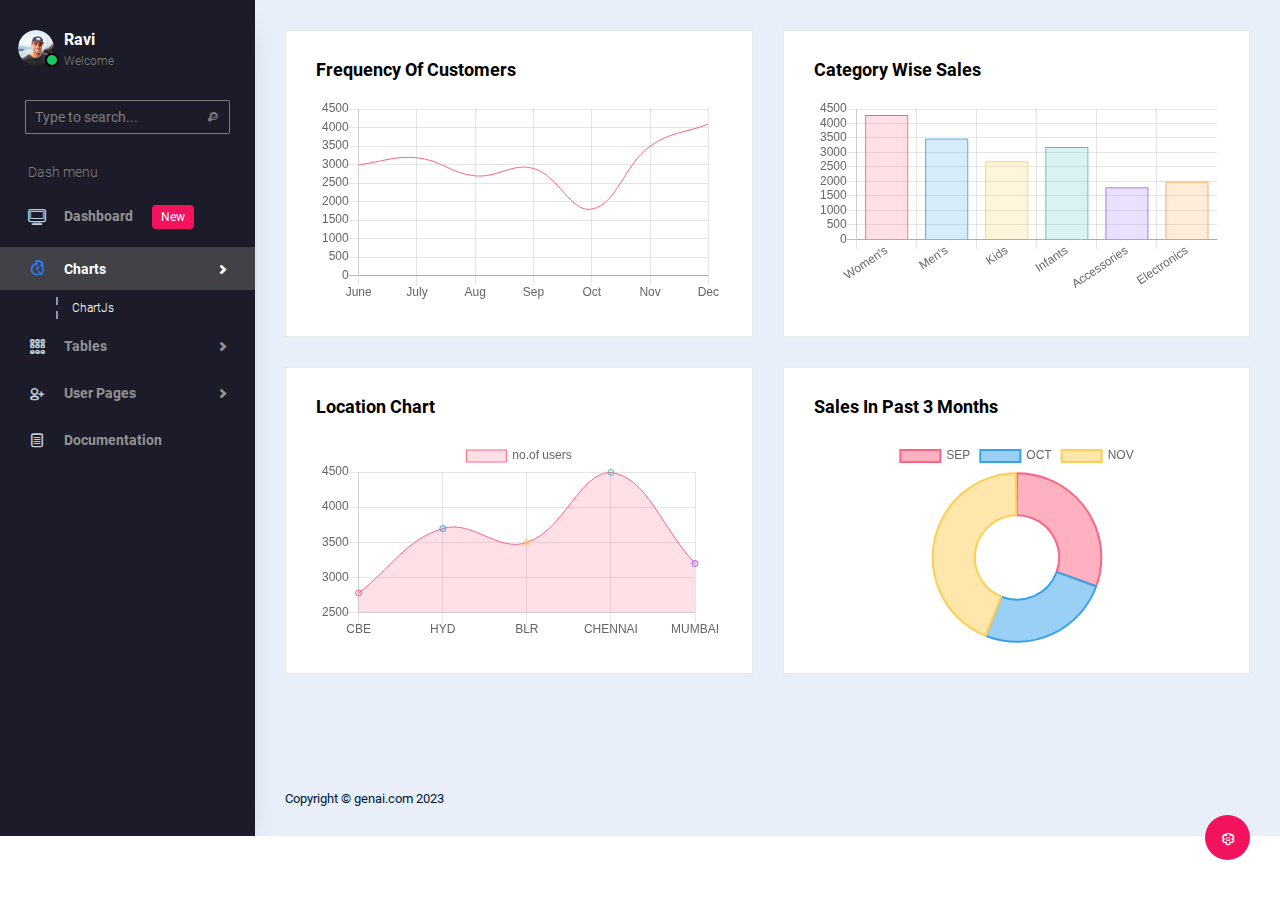
<file: mysite/celestialAdmin-free-admin-template-1.0.0/template/pages/charts/chartjs.html>
<!DOCTYPE html>
<html lang="en">

<head>
  <!-- Required meta tags -->
  <meta charset="utf-8">
  <meta name="viewport" content="width=device-width, initial-scale=1, shrink-to-fit=no">
  <title>CelestialUI Admin</title>
  <!-- base:css -->
  <link rel="stylesheet" href="../../vendors/typicons.font/font/typicons.css">
  <link rel="stylesheet" href="../../vendors/css/vendor.bundle.base.css">
  <!-- endinject -->
  <!-- inject:css -->
  <link rel="stylesheet" href="../../css/vertical-layout-light/style.css">
  <!-- endinject -->
  <link rel="shortcut icon" href="../../images/favicon.png" />
</head>

<body>
  <div class="container-scroller">
    <!-- partial:../../partials/_navbar.html -->

    <!-- partial -->
    <div class="container-fluid page-body-wrapper" style="padding-top:0px">
      <!-- partial:../../partials/_settings-panel.html -->
      <div class="theme-setting-wrapper">
          <div id="settings-trigger"><i class="typcn typcn-cog-outline"></i></div>
          <div id="theme-settings" class="settings-panel">
            <i class="settings-close typcn typcn-delete-outline"></i>
            <p class="settings-heading">SIDEBAR SKINS</p>
            <div class="sidebar-bg-options" id="sidebar-light-theme">
              <div class="img-ss rounded-circle bg-light border mr-3"></div>
              Light
            </div>
            <div class="sidebar-bg-options selected" id="sidebar-dark-theme">
              <div class="img-ss rounded-circle bg-dark border mr-3"></div>
              Dark
            </div>
            <p class="settings-heading mt-2">HEADER SKINS</p>
            <div class="color-tiles mx-0 px-4">
              <div class="tiles success"></div>
              <div class="tiles warning"></div>
              <div class="tiles danger"></div>
              <div class="tiles primary"></div>
              <div class="tiles info"></div>
              <div class="tiles dark"></div>
              <div class="tiles default border"></div>
            </div>
          </div>
        </div>
      <!-- partial -->
      <!-- partial:../../partials/_sidebar.html -->
      <nav class="sidebar sidebar-offcanvas" id="sidebar">
        <ul class="nav">
          <li class="nav-item">
            <div class="d-flex sidebar-profile">
              <div class="sidebar-profile-image">
                <img src="../../images/faces/face29.png" alt="image">
                <span class="sidebar-status-indicator"></span>
              </div>
              <div class="sidebar-profile-name">
                <p class="sidebar-name">
                  Ravi
                </p>
                <p class="sidebar-designation">
                  Welcome
                </p>
              </div>
            </div>
            <div class="nav-search">
              <div class="input-group">
                <input type="text" class="form-control" placeholder="Type to search..." aria-label="search" aria-describedby="search">
                <div class="input-group-append">
                  <span class="input-group-text" id="search">
                    <i class="typcn typcn-zoom"></i>
                  </span>
                </div>
              </div>
            </div>
            <p class="sidebar-menu-title">Dash menu</p>
          </li>
          <li class="nav-item">
            <a class="nav-link" href="../../index.html">
              <i class="typcn typcn-device-desktop menu-icon"></i>
              <span class="menu-title">Dashboard <span class="badge badge-primary ml-3">New</span></span>
            </a>
          </li>
          <li class="nav-item">
            <a class="nav-link" style="display: None;" data-toggle="collapse" href="#ui-basic" aria-expanded="false" aria-controls="ui-basic">
              <i class="typcn typcn-briefcase menu-icon"></i>
              <span class="menu-title">UI Elements</span>
              <i class="typcn typcn-chevron-right menu-arrow"></i>
            </a>
            <div class="collapse" id="ui-basic">
              <ul class="nav flex-column sub-menu">
                <li class="nav-item"> <a class="nav-link" href="../../pages/ui-features/buttons.html">Buttons</a></li>
                <li class="nav-item"> <a class="nav-link" href="../../pages/ui-features/dropdowns.html">Dropdowns</a></li>
                <li class="nav-item"> <a class="nav-link" href="../../pages/ui-features/typography.html">Typography</a></li>
              </ul>
            </div>
          </li>
          <li class="nav-item">
            <a class="nav-link" style="display: none;" data-toggle="collapse" href="#form-elements" aria-expanded="false" aria-controls="form-elements">
              <i class="typcn typcn-film menu-icon"></i>
              <span class="menu-title">Form elements</span>
              <i class="menu-arrow"></i>
            </a>
            <div class="collapse" id="form-elements">
              <ul class="nav flex-column sub-menu">
                <li class="nav-item"><a class="nav-link" href="../../pages/forms/basic_elements.html">Basic Elements</a></li>
              </ul>
            </div>
          </li>
          <li class="nav-item">
            <a class="nav-link" data-toggle="collapse" href="#charts" aria-expanded="false" aria-controls="charts">
              <i class="typcn typcn-chart-pie-outline menu-icon"></i>
              <span class="menu-title">Charts</span>
              <i class="menu-arrow"></i>
            </a>
            <div class="collapse" id="charts">
              <ul class="nav flex-column sub-menu">
                <li class="nav-item"> <a class="nav-link" href="../../pages/charts/chartjs.html">ChartJs</a></li>
              </ul>
            </div>
          </li>
          <li class="nav-item">
            <a class="nav-link" data-toggle="collapse" href="#tables" aria-expanded="false" aria-controls="tables">
              <i class="typcn typcn-th-small-outline menu-icon"></i>
              <span class="menu-title">Tables</span>
              <i class="menu-arrow"></i>
            </a>
            <div class="collapse" id="tables">
              <ul class="nav flex-column sub-menu">
                <li class="nav-item"> <a class="nav-link" href="../../pages/tables/basic-table.html">Basic table</a></li>
              </ul>
            </div>
          </li>
          <li class="nav-item">
            <a class="nav-link" style="display: none;" data-toggle="collapse" href="#icons" aria-expanded="false" aria-controls="icons">
              <i class="typcn typcn-compass menu-icon"></i>
              <span class="menu-title">Icons</span>
              <i class="menu-arrow"></i>
            </a>
            <div class="collapse" id="icons">
              <ul class="nav flex-column sub-menu">
                <li class="nav-item"> <a class="nav-link" href="../../pages/icons/mdi.html">Mdi icons</a></li>
              </ul>
            </div>
          </li>
          <li class="nav-item">
            <a class="nav-link" data-toggle="collapse" href="#auth" aria-expanded="false" aria-controls="auth">
              <i class="typcn typcn-user-add-outline menu-icon"></i>
              <span class="menu-title">User Pages</span>
              <i class="menu-arrow"></i>
            </a>
            <div class="collapse" id="auth">
              <ul class="nav flex-column sub-menu">
                <li class="nav-item"> <a class="nav-link" href="../../pages/samples/login.html"> Login </a></li>
                <li class="nav-item"> <a class="nav-link" href="../../pages/samples/register.html"> Register </a></li>
              </ul>
            </div>
          </li>
          <li class="nav-item">
            <a class="nav-link" style="display: none;" data-toggle="collapse" href="#error" aria-expanded="false" aria-controls="error">
              <i class="typcn typcn-globe-outline menu-icon"></i>
              <span class="menu-title">Error pages</span>
              <i class="menu-arrow"></i>
            </a>
            <div class="collapse" id="error">
              <ul class="nav flex-column sub-menu">
                <li class="nav-item"> <a class="nav-link" href="../../pages/samples/error-404.html"> 404 </a></li>
                <li class="nav-item"> <a class="nav-link" href="../../pages/samples/error-500.html"> 500 </a></li>
              </ul>
            </div>
          </li>
          <li class="nav-item">
            <a class="nav-link" href="../../pages/documentation/documentation.html">
              <i class="typcn typcn-document-text menu-icon"></i>
              <span class="menu-title">Documentation</span>
            </a>
          </li>
        </ul>

      </nav>
      <!-- partial -->
      <div class="main-panel">
        <div class="content-wrapper">
          <div class="row">
            <div class="col-lg-6 grid-margin stretch-card">
              <div class="card">
                <div class="card-body">
                  <h4 class="card-title">Frequency of customers</h4>
                  <canvas id="lineChart"></canvas>
                </div>
              </div>
            </div>
            <div class="col-lg-6 grid-margin stretch-card">
              <div class="card">
                <div class="card-body">
                  <h4 class="card-title">Category wise sales</h4>
                  <canvas id="barChart"></canvas>
                </div>
              </div>
            </div>
          </div>
          <div class="row">
            <div class="col-lg-6 grid-margin stretch-card">
              <div class="card">
                <div class="card-body">
                  <h4 class="card-title">Location chart</h4>
                  <canvas id="areaChart"></canvas>
                </div>
              </div>
            </div>
            <div class="col-lg-6 grid-margin stretch-card">
              <div class="card">
                <div class="card-body">
                  <h4 class="card-title">Sales in past 3 months</h4>
                  <canvas id="doughnutChart"></canvas>
                </div>
              </div>
            </div>
          </div>
          <div class="row">
            <div class="col-lg-6 grid-margin grid-margin-lg-0 stretch-card">

            </div>
            <div class="col-lg-6 grid-margin grid-margin-lg-0 stretch-card">

            </div>
          </div>
        </div>
        <!-- content-wrapper ends -->
        <!-- partial:../../partials/_footer.html -->
        <footer class="footer">
            <div class="d-sm-flex justify-content-center justify-content-sm-between">
              <span class="text-center text-sm-left d-block d-sm-inline-block">Copyright © <a target="_blank">genai.com</a> 2023</span>
            </div>
          </footer>
        <!-- partial -->
      </div>
      <!-- main-panel ends -->
    </div>
    <!-- page-body-wrapper ends -->
  </div>
  <!-- container-scroller -->
  <!-- base:js -->
  <script src="../../vendors/js/vendor.bundle.base.js"></script>
  <!-- endinject -->
  <!-- inject:js -->
  <script src="../../js/off-canvas.js"></script>
  <script src="../../js/hoverable-collapse.js"></script>
  <script src="../../js/template.js"></script>
  <script src="../../js/settings.js"></script>
  <script src="../../js/todolist.js"></script>
  <!-- endinject -->
  <!-- plugin js for this page -->
  <script src="../../vendors/chart.js/Chart.min.js"></script>
  <!-- End plugin js for this page -->
  <!-- Custom js for this page-->
  <script src="../../js/chart.js"></script>
  <!-- End custom js for this page-->
</body>

</html>
</file>
<file: mysite/celestialAdmin-free-admin-template-1.0.0/template/vendors/typicons.font/font/typicons.css>
@charset 'UTF-8';
 
/* @FONT-FACE loads font into browser */
@font-face {
  font-family: 'typicons';
  font-weight: normal;
  font-style: normal;
  src: url('typicons.eot');
  src: url('typicons.eot?#iefix') format('embedded-opentype'),
       url('typicons.woff') format('woff'),
       url('typicons.ttf') format('truetype'),
       url('typicons.svg#typicons') format('svg');
}
 
/* :before psuedo-selector inserts and styles icon */
.typcn:before {
  font-family: 'typicons';
  font-style: normal;
  font-weight: normal;
  speak: none;
  display: inline-block;
  text-decoration: inherit;
  width: 1em;
  height: 1em;
  font-size: 1em;
  text-align: center;
  -webkit-font-smoothing: antialiased;
  font-smoothing: antialiased;
  text-rendering: optimizeLegibility;
}
 
/* Code for individual icons */ 
.typcn-adjust-brightness:before { 
  content: '\e000'; /* '' */
} 
.typcn-adjust-contrast:before { 
  content: '\e001'; /* '' */
} 
.typcn-anchor-outline:before { 
  content: '\e002'; /* '' */
} 
.typcn-anchor:before { 
  content: '\e003'; /* '' */
} 
.typcn-archive:before { 
  content: '\e004'; /* '' */
} 
.typcn-arrow-back-outline:before { 
  content: '\e005'; /* '' */
} 
.typcn-arrow-back:before { 
  content: '\e006'; /* '' */
} 
.typcn-arrow-down-outline:before { 
  content: '\e007'; /* '' */
} 
.typcn-arrow-down-thick:before { 
  content: '\e008'; /* '' */
} 
.typcn-arrow-down:before { 
  content: '\e009'; /* '' */
} 
.typcn-arrow-forward-outline:before { 
  content: '\e00a'; /* '' */
} 
.typcn-arrow-forward:before { 
  content: '\e00b'; /* '' */
} 
.typcn-arrow-left-outline:before { 
  content: '\e00c'; /* '' */
} 
.typcn-arrow-left-thick:before { 
  content: '\e00d'; /* '' */
} 
.typcn-arrow-left:before { 
  content: '\e00e'; /* '' */
} 
.typcn-arrow-loop-outline:before { 
  content: '\e00f'; /* '' */
} 
.typcn-arrow-loop:before { 
  content: '\e010'; /* '' */
} 
.typcn-arrow-maximise-outline:before { 
  content: '\e011'; /* '' */
} 
.typcn-arrow-maximise:before { 
  content: '\e012'; /* '' */
} 
.typcn-arrow-minimise-outline:before { 
  content: '\e013'; /* '' */
} 
.typcn-arrow-minimise:before { 
  content: '\e014'; /* '' */
} 
.typcn-arrow-move-outline:before { 
  content: '\e015'; /* '' */
} 
.typcn-arrow-move:before { 
  content: '\e016'; /* '' */
} 
.typcn-arrow-repeat-outline:before { 
  content: '\e017'; /* '' */
} 
.typcn-arrow-repeat:before { 
  content: '\e018'; /* '' */
} 
.typcn-arrow-right-outline:before { 
  content: '\e019'; /* '' */
} 
.typcn-arrow-right-thick:before { 
  content: '\e01a'; /* '' */
} 
.typcn-arrow-right:before { 
  content: '\e01b'; /* '' */
} 
.typcn-arrow-shuffle:before { 
  content: '\e01c'; /* '' */
} 
.typcn-arrow-sorted-down:before { 
  content: '\e01d'; /* '' */
} 
.typcn-arrow-sorted-up:before { 
  content: '\e01e'; /* '' */
} 
.typcn-arrow-sync-outline:before { 
  content: '\e01f'; /* '' */
} 
.typcn-arrow-sync:before { 
  content: '\e020'; /* '' */
} 
.typcn-arrow-unsorted:before { 
  content: '\e021'; /* '' */
} 
.typcn-arrow-up-outline:before { 
  content: '\e022'; /* '' */
} 
.typcn-arrow-up-thick:before { 
  content: '\e023'; /* '' */
} 
.typcn-arrow-up:before { 
  content: '\e024'; /* '' */
} 
.typcn-at:before { 
  content: '\e025'; /* '' */
} 
.typcn-attachment-outline:before { 
  content: '\e026'; /* '' */
} 
.typcn-attachment:before { 
  content: '\e027'; /* '' */
} 
.typcn-backspace-outline:before { 
  content: '\e028'; /* '' */
} 
.typcn-backspace:before { 
  content: '\e029'; /* '' */
} 
.typcn-battery-charge:before { 
  content: '\e02a'; /* '' */
} 
.typcn-battery-full:before { 
  content: '\e02b'; /* '' */
} 
.typcn-battery-high:before { 
  content: '\e02c'; /* '' */
} 
.typcn-battery-low:before { 
  content: '\e02d'; /* '' */
} 
.typcn-battery-mid:before { 
  content: '\e02e'; /* '' */
} 
.typcn-beaker:before { 
  content: '\e02f'; /* '' */
} 
.typcn-beer:before { 
  content: '\e030'; /* '' */
} 
.typcn-bell:before { 
  content: '\e031'; /* '' */
} 
.typcn-book:before { 
  content: '\e032'; /* '' */
} 
.typcn-bookmark:before { 
  content: '\e033'; /* '' */
} 
.typcn-briefcase:before { 
  content: '\e034'; /* '' */
} 
.typcn-brush:before { 
  content: '\e035'; /* '' */
} 
.typcn-business-card:before { 
  content: '\e036'; /* '' */
} 
.typcn-calculator:before { 
  content: '\e037'; /* '' */
} 
.typcn-calendar-outline:before { 
  content: '\e038'; /* '' */
} 
.typcn-calendar:before { 
  content: '\e039'; /* '' */
} 
.typcn-camera-outline:before { 
  content: '\e03a'; /* '' */
} 
.typcn-camera:before { 
  content: '\e03b'; /* '' */
} 
.typcn-cancel-outline:before { 
  content: '\e03c'; /* '' */
} 
.typcn-cancel:before { 
  content: '\e03d'; /* '' */
} 
.typcn-chart-area-outline:before { 
  content: '\e03e'; /* '' */
} 
.typcn-chart-area:before { 
  content: '\e03f'; /* '' */
} 
.typcn-chart-bar-outline:before { 
  content: '\e040'; /* '' */
} 
.typcn-chart-bar:before { 
  content: '\e041'; /* '' */
} 
.typcn-chart-line-outline:before { 
  content: '\e042'; /* '' */
} 
.typcn-chart-line:before { 
  content: '\e043'; /* '' */
} 
.typcn-chart-pie-outline:before { 
  content: '\e044'; /* '' */
} 
.typcn-chart-pie:before { 
  content: '\e045'; /* '' */
} 
.typcn-chevron-left-outline:before { 
  content: '\e046'; /* '' */
} 
.typcn-chevron-left:before { 
  content: '\e047'; /* '' */
} 
.typcn-chevron-right-outline:before { 
  content: '\e048'; /* '' */
} 
.typcn-chevron-right:before { 
  content: '\e049'; /* '' */
} 
.typcn-clipboard:before { 
  content: '\e04a'; /* '' */
} 
.typcn-cloud-storage:before { 
  content: '\e04b'; /* '' */
} 
.typcn-cloud-storage-outline:before { 
  content: '\e054'; /* '' */
} 
.typcn-code-outline:before { 
  content: '\e04c'; /* '' */
} 
.typcn-code:before { 
  content: '\e04d'; /* '' */
} 
.typcn-coffee:before { 
  content: '\e04e'; /* '' */
} 
.typcn-cog-outline:before { 
  content: '\e04f'; /* '' */
} 
.typcn-cog:before { 
  content: '\e050'; /* '' */
} 
.typcn-compass:before { 
  content: '\e051'; /* '' */
} 
.typcn-contacts:before { 
  content: '\e052'; /* '' */
} 
.typcn-credit-card:before { 
  content: '\e053'; /* '' */
} 
.typcn-css3:before { 
  content: '\e055'; /* '' */
} 
.typcn-database:before { 
  content: '\e056'; /* '' */
} 
.typcn-delete-outline:before { 
  content: '\e057'; /* '' */
} 
.typcn-delete:before { 
  content: '\e058'; /* '' */
} 
.typcn-device-desktop:before { 
  content: '\e059'; /* '' */
} 
.typcn-device-laptop:before { 
  content: '\e05a'; /* '' */
} 
.typcn-device-phone:before { 
  content: '\e05b'; /* '' */
} 
.typcn-device-tablet:before { 
  content: '\e05c'; /* '' */
} 
.typcn-directions:before { 
  content: '\e05d'; /* '' */
} 
.typcn-divide-outline:before { 
  content: '\e05e'; /* '' */
} 
.typcn-divide:before { 
  content: '\e05f'; /* '' */
} 
.typcn-document-add:before { 
  content: '\e060'; /* '' */
} 
.typcn-document-delete:before { 
  content: '\e061'; /* '' */
} 
.typcn-document-text:before { 
  content: '\e062'; /* '' */
} 
.typcn-document:before { 
  content: '\e063'; /* '' */
} 
.typcn-download-outline:before { 
  content: '\e064'; /* '' */
} 
.typcn-download:before { 
  content: '\e065'; /* '' */
} 
.typcn-dropbox:before { 
  content: '\e066'; /* '' */
} 
.typcn-edit:before { 
  content: '\e067'; /* '' */
} 
.typcn-eject-outline:before { 
  content: '\e068'; /* '' */
} 
.typcn-eject:before { 
  content: '\e069'; /* '' */
} 
.typcn-equals-outline:before { 
  content: '\e06a'; /* '' */
} 
.typcn-equals:before { 
  content: '\e06b'; /* '' */
} 
.typcn-export-outline:before { 
  content: '\e06c'; /* '' */
} 
.typcn-export:before { 
  content: '\e06d'; /* '' */
} 
.typcn-eye-outline:before { 
  content: '\e06e'; /* '' */
} 
.typcn-eye:before { 
  content: '\e06f'; /* '' */
} 
.typcn-feather:before { 
  content: '\e070'; /* '' */
} 
.typcn-film:before { 
  content: '\e071'; /* '' */
} 
.typcn-filter:before { 
  content: '\e072'; /* '' */
} 
.typcn-flag-outline:before { 
  content: '\e073'; /* '' */
} 
.typcn-flag:before { 
  content: '\e074'; /* '' */
} 
.typcn-flash-outline:before { 
  content: '\e075'; /* '' */
} 
.typcn-flash:before { 
  content: '\e076'; /* '' */
} 
.typcn-flow-children:before { 
  content: '\e077'; /* '' */
} 
.typcn-flow-merge:before { 
  content: '\e078'; /* '' */
} 
.typcn-flow-parallel:before { 
  content: '\e079'; /* '' */
} 
.typcn-flow-switch:before { 
  content: '\e07a'; /* '' */
} 
.typcn-folder-add:before { 
  content: '\e07b'; /* '' */
} 
.typcn-folder-delete:before { 
  content: '\e07c'; /* '' */
} 
.typcn-folder-open:before { 
  content: '\e07d'; /* '' */
} 
.typcn-folder:before { 
  content: '\e07e'; /* '' */
} 
.typcn-gift:before { 
  content: '\e07f'; /* '' */
} 
.typcn-globe-outline:before { 
  content: '\e080'; /* '' */
} 
.typcn-globe:before { 
  content: '\e081'; /* '' */
} 
.typcn-group-outline:before { 
  content: '\e082'; /* '' */
} 
.typcn-group:before { 
  content: '\e083'; /* '' */
} 
.typcn-headphones:before { 
  content: '\e084'; /* '' */
} 
.typcn-heart-full-outline:before { 
  content: '\e085'; /* '' */
} 
.typcn-heart-half-outline:before { 
  content: '\e086'; /* '' */
} 
.typcn-heart-outline:before { 
  content: '\e087'; /* '' */
} 
.typcn-heart:before { 
  content: '\e088'; /* '' */
} 
.typcn-home-outline:before { 
  content: '\e089'; /* '' */
} 
.typcn-home:before { 
  content: '\e08a'; /* '' */
} 
.typcn-html5:before { 
  content: '\e08b'; /* '' */
} 
.typcn-image-outline:before { 
  content: '\e08c'; /* '' */
} 
.typcn-image:before { 
  content: '\e08d'; /* '' */
} 
.typcn-infinity-outline:before { 
  content: '\e08e'; /* '' */
} 
.typcn-infinity:before { 
  content: '\e08f'; /* '' */
} 
.typcn-info-large-outline:before { 
  content: '\e090'; /* '' */
} 
.typcn-info-large:before { 
  content: '\e091'; /* '' */
} 
.typcn-info-outline:before { 
  content: '\e092'; /* '' */
} 
.typcn-info:before { 
  content: '\e093'; /* '' */
} 
.typcn-input-checked-outline:before { 
  content: '\e094'; /* '' */
} 
.typcn-input-checked:before { 
  content: '\e095'; /* '' */
} 
.typcn-key-outline:before { 
  content: '\e096'; /* '' */
} 
.typcn-key:before { 
  content: '\e097'; /* '' */
} 
.typcn-keyboard:before { 
  content: '\e098'; /* '' */
} 
.typcn-leaf:before { 
  content: '\e099'; /* '' */
} 
.typcn-lightbulb:before { 
  content: '\e09a'; /* '' */
} 
.typcn-link-outline:before { 
  content: '\e09b'; /* '' */
} 
.typcn-link:before { 
  content: '\e09c'; /* '' */
} 
.typcn-location-arrow-outline:before { 
  content: '\e09d'; /* '' */
} 
.typcn-location-arrow:before { 
  content: '\e09e'; /* '' */
} 
.typcn-location-outline:before { 
  content: '\e09f'; /* '' */
} 
.typcn-location:before { 
  content: '\e0a0'; /* '' */
} 
.typcn-lock-closed-outline:before { 
  content: '\e0a1'; /* '' */
} 
.typcn-lock-closed:before { 
  content: '\e0a2'; /* '' */
} 
.typcn-lock-open-outline:before { 
  content: '\e0a3'; /* '' */
} 
.typcn-lock-open:before { 
  content: '\e0a4'; /* '' */
} 
.typcn-mail:before { 
  content: '\e0a5'; /* '' */
} 
.typcn-map:before { 
  content: '\e0a6'; /* '' */
} 
.typcn-media-eject-outline:before { 
  content: '\e0a7'; /* '' */
} 
.typcn-media-eject:before { 
  content: '\e0a8'; /* '' */
} 
.typcn-media-fast-forward-outline:before { 
  content: '\e0a9'; /* '' */
} 
.typcn-media-fast-forward:before { 
  content: '\e0aa'; /* '' */
} 
.typcn-media-pause-outline:before { 
  content: '\e0ab'; /* '' */
} 
.typcn-media-pause:before { 
  content: '\e0ac'; /* '' */
} 
.typcn-media-play-outline:before { 
  content: '\e0ad'; /* '' */
} 
.typcn-media-play-reverse-outline:before { 
  content: '\e0ae'; /* '' */
} 
.typcn-media-play-reverse:before { 
  content: '\e0af'; /* '' */
} 
.typcn-media-play:before { 
  content: '\e0b0'; /* '' */
} 
.typcn-media-record-outline:before { 
  content: '\e0b1'; /* '' */
} 
.typcn-media-record:before { 
  content: '\e0b2'; /* '' */
} 
.typcn-media-rewind-outline:before { 
  content: '\e0b3'; /* '' */
} 
.typcn-media-rewind:before { 
  content: '\e0b4'; /* '' */
} 
.typcn-media-stop-outline:before { 
  content: '\e0b5'; /* '' */
} 
.typcn-media-stop:before { 
  content: '\e0b6'; /* '' */
} 
.typcn-message-typing:before { 
  content: '\e0b7'; /* '' */
} 
.typcn-message:before { 
  content: '\e0b8'; /* '' */
} 
.typcn-messages:before { 
  content: '\e0b9'; /* '' */
} 
.typcn-microphone-outline:before { 
  content: '\e0ba'; /* '' */
} 
.typcn-microphone:before { 
  content: '\e0bb'; /* '' */
} 
.typcn-minus-outline:before { 
  content: '\e0bc'; /* '' */
} 
.typcn-minus:before { 
  content: '\e0bd'; /* '' */
} 
.typcn-mortar-board:before { 
  content: '\e0be'; /* '' */
} 
.typcn-news:before { 
  content: '\e0bf'; /* '' */
} 
.typcn-notes-outline:before { 
  content: '\e0c0'; /* '' */
} 
.typcn-notes:before { 
  content: '\e0c1'; /* '' */
} 
.typcn-pen:before { 
  content: '\e0c2'; /* '' */
} 
.typcn-pencil:before { 
  content: '\e0c3'; /* '' */
} 
.typcn-phone-outline:before { 
  content: '\e0c4'; /* '' */
} 
.typcn-phone:before { 
  content: '\e0c5'; /* '' */
} 
.typcn-pi-outline:before { 
  content: '\e0c6'; /* '' */
} 
.typcn-pi:before { 
  content: '\e0c7'; /* '' */
} 
.typcn-pin-outline:before { 
  content: '\e0c8'; /* '' */
} 
.typcn-pin:before { 
  content: '\e0c9'; /* '' */
} 
.typcn-pipette:before { 
  content: '\e0ca'; /* '' */
} 
.typcn-plane-outline:before { 
  content: '\e0cb'; /* '' */
} 
.typcn-plane:before { 
  content: '\e0cc'; /* '' */
} 
.typcn-plug:before { 
  content: '\e0cd'; /* '' */
} 
.typcn-plus-outline:before { 
  content: '\e0ce'; /* '' */
} 
.typcn-plus:before { 
  content: '\e0cf'; /* '' */
} 
.typcn-point-of-interest-outline:before { 
  content: '\e0d0'; /* '' */
} 
.typcn-point-of-interest:before { 
  content: '\e0d1'; /* '' */
} 
.typcn-power-outline:before { 
  content: '\e0d2'; /* '' */
} 
.typcn-power:before { 
  content: '\e0d3'; /* '' */
} 
.typcn-printer:before { 
  content: '\e0d4'; /* '' */
} 
.typcn-puzzle-outline:before { 
  content: '\e0d5'; /* '' */
} 
.typcn-puzzle:before { 
  content: '\e0d6'; /* '' */
} 
.typcn-radar-outline:before { 
  content: '\e0d7'; /* '' */
} 
.typcn-radar:before { 
  content: '\e0d8'; /* '' */
} 
.typcn-refresh-outline:before { 
  content: '\e0d9'; /* '' */
} 
.typcn-refresh:before { 
  content: '\e0da'; /* '' */
} 
.typcn-rss-outline:before { 
  content: '\e0db'; /* '' */
} 
.typcn-rss:before { 
  content: '\e0dc'; /* '' */
} 
.typcn-scissors-outline:before { 
  content: '\e0dd'; /* '' */
} 
.typcn-scissors:before { 
  content: '\e0de'; /* '' */
} 
.typcn-shopping-bag:before { 
  content: '\e0df'; /* '' */
} 
.typcn-shopping-cart:before { 
  content: '\e0e0'; /* '' */
} 
.typcn-social-at-circular:before { 
  content: '\e0e1'; /* '' */
} 
.typcn-social-dribbble-circular:before { 
  content: '\e0e2'; /* '' */
} 
.typcn-social-dribbble:before { 
  content: '\e0e3'; /* '' */
} 
.typcn-social-facebook-circular:before { 
  content: '\e0e4'; /* '' */
} 
.typcn-social-facebook:before { 
  content: '\e0e5'; /* '' */
} 
.typcn-social-flickr-circular:before { 
  content: '\e0e6'; /* '' */
} 
.typcn-social-flickr:before { 
  content: '\e0e7'; /* '' */
} 
.typcn-social-github-circular:before { 
  content: '\e0e8'; /* '' */
} 
.typcn-social-github:before { 
  content: '\e0e9'; /* '' */
} 
.typcn-social-google-plus-circular:before { 
  content: '\e0ea'; /* '' */
} 
.typcn-social-google-plus:before { 
  content: '\e0eb'; /* '' */
} 
.typcn-social-instagram-circular:before { 
  content: '\e0ec'; /* '' */
} 
.typcn-social-instagram:before { 
  content: '\e0ed'; /* '' */
} 
.typcn-social-last-fm-circular:before { 
  content: '\e0ee'; /* '' */
} 
.typcn-social-last-fm:before { 
  content: '\e0ef'; /* '' */
} 
.typcn-social-linkedin-circular:before { 
  content: '\e0f0'; /* '' */
} 
.typcn-social-linkedin:before { 
  content: '\e0f1'; /* '' */
} 
.typcn-social-pinterest-circular:before { 
  content: '\e0f2'; /* '' */
} 
.typcn-social-pinterest:before { 
  content: '\e0f3'; /* '' */
} 
.typcn-social-skype-outline:before { 
  content: '\e0f4'; /* '' */
} 
.typcn-social-skype:before { 
  content: '\e0f5'; /* '' */
} 
.typcn-social-tumbler-circular:before { 
  content: '\e0f6'; /* '' */
} 
.typcn-social-tumbler:before { 
  content: '\e0f7'; /* '' */
} 
.typcn-social-twitter-circular:before { 
  content: '\e0f8'; /* '' */
} 
.typcn-social-twitter:before { 
  content: '\e0f9'; /* '' */
} 
.typcn-social-vimeo-circular:before { 
  content: '\e0fa'; /* '' */
} 
.typcn-social-vimeo:before { 
  content: '\e0fb'; /* '' */
} 
.typcn-social-youtube-circular:before { 
  content: '\e0fc'; /* '' */
} 
.typcn-social-youtube:before { 
  content: '\e0fd'; /* '' */
} 
.typcn-sort-alphabetically-outline:before { 
  content: '\e0fe'; /* '' */
} 
.typcn-sort-alphabetically:before { 
  content: '\e0ff'; /* '' */
} 
.typcn-sort-numerically-outline:before { 
  content: '\e100'; /* '' */
} 
.typcn-sort-numerically:before { 
  content: '\e101'; /* '' */
} 
.typcn-spanner-outline:before { 
  content: '\e102'; /* '' */
} 
.typcn-spanner:before { 
  content: '\e103'; /* '' */
} 
.typcn-spiral:before { 
  content: '\e104'; /* '' */
} 
.typcn-star-full-outline:before { 
  content: '\e105'; /* '' */
} 
.typcn-star-half-outline:before { 
  content: '\e106'; /* '' */
} 
.typcn-star-half:before { 
  content: '\e107'; /* '' */
} 
.typcn-star-outline:before { 
  content: '\e108'; /* '' */
} 
.typcn-star:before { 
  content: '\e109'; /* '' */
} 
.typcn-starburst-outline:before { 
  content: '\e10a'; /* '' */
} 
.typcn-starburst:before { 
  content: '\e10b'; /* '' */
} 
.typcn-stopwatch:before { 
  content: '\e10c'; /* '' */
} 
.typcn-support:before { 
  content: '\e10d'; /* '' */
} 
.typcn-tabs-outline:before { 
  content: '\e10e'; /* '' */
} 
.typcn-tag:before { 
  content: '\e10f'; /* '' */
} 
.typcn-tags:before { 
  content: '\e110'; /* '' */
} 
.typcn-th-large-outline:before { 
  content: '\e111'; /* '' */
} 
.typcn-th-large:before { 
  content: '\e112'; /* '' */
} 
.typcn-th-list-outline:before { 
  content: '\e113'; /* '' */
} 
.typcn-th-list:before { 
  content: '\e114'; /* '' */
} 
.typcn-th-menu-outline:before { 
  content: '\e115'; /* '' */
} 
.typcn-th-menu:before { 
  content: '\e116'; /* '' */
} 
.typcn-th-small-outline:before { 
  content: '\e117'; /* '' */
} 
.typcn-th-small:before { 
  content: '\e118'; /* '' */
} 
.typcn-thermometer:before { 
  content: '\e119'; /* '' */
} 
.typcn-thumbs-down:before { 
  content: '\e11a'; /* '' */
} 
.typcn-thumbs-ok:before { 
  content: '\e11b'; /* '' */
} 
.typcn-thumbs-up:before { 
  content: '\e11c'; /* '' */
} 
.typcn-tick-outline:before { 
  content: '\e11d'; /* '' */
} 
.typcn-tick:before { 
  content: '\e11e'; /* '' */
} 
.typcn-ticket:before { 
  content: '\e11f'; /* '' */
} 
.typcn-time:before { 
  content: '\e120'; /* '' */
} 
.typcn-times-outline:before { 
  content: '\e121'; /* '' */
} 
.typcn-times:before { 
  content: '\e122'; /* '' */
} 
.typcn-trash:before { 
  content: '\e123'; /* '' */
} 
.typcn-tree:before { 
  content: '\e124'; /* '' */
} 
.typcn-upload-outline:before { 
  content: '\e125'; /* '' */
} 
.typcn-upload:before { 
  content: '\e126'; /* '' */
} 
.typcn-user-add-outline:before { 
  content: '\e127'; /* '' */
} 
.typcn-user-add:before { 
  content: '\e128'; /* '' */
} 
.typcn-user-delete-outline:before { 
  content: '\e129'; /* '' */
} 
.typcn-user-delete:before { 
  content: '\e12a'; /* '' */
} 
.typcn-user-outline:before { 
  content: '\e12b'; /* '' */
} 
.typcn-user:before { 
  content: '\e12c'; /* '' */
} 
.typcn-vendor-android:before { 
  content: '\e12d'; /* '' */
} 
.typcn-vendor-apple:before { 
  content: '\e12e'; /* '' */
} 
.typcn-vendor-microsoft:before { 
  content: '\e12f'; /* '' */
} 
.typcn-video-outline:before { 
  content: '\e130'; /* '' */
} 
.typcn-video:before { 
  content: '\e131'; /* '' */
} 
.typcn-volume-down:before { 
  content: '\e132'; /* '' */
} 
.typcn-volume-mute:before { 
  content: '\e133'; /* '' */
} 
.typcn-volume-up:before { 
  content: '\e134'; /* '' */
} 
.typcn-volume:before { 
  content: '\e135'; /* '' */
} 
.typcn-warning-outline:before { 
  content: '\e136'; /* '' */
} 
.typcn-warning:before { 
  content: '\e137'; /* '' */
} 
.typcn-watch:before { 
  content: '\e138'; /* '' */
} 
.typcn-waves-outline:before { 
  content: '\e139'; /* '' */
} 
.typcn-waves:before { 
  content: '\e13a'; /* '' */
} 
.typcn-weather-cloudy:before { 
  content: '\e13b'; /* '' */
} 
.typcn-weather-downpour:before { 
  content: '\e13c'; /* '' */
} 
.typcn-weather-night:before { 
  content: '\e13d'; /* '' */
} 
.typcn-weather-partly-sunny:before { 
  content: '\e13e'; /* '' */
} 
.typcn-weather-shower:before { 
  content: '\e13f'; /* '' */
} 
.typcn-weather-snow:before { 
  content: '\e140'; /* '' */
} 
.typcn-weather-stormy:before { 
  content: '\e141'; /* '' */
} 
.typcn-weather-sunny:before { 
  content: '\e142'; /* '' */
} 
.typcn-weather-windy-cloudy:before { 
  content: '\e143'; /* '' */
} 
.typcn-weather-windy:before { 
  content: '\e144'; /* '' */
} 
.typcn-wi-fi-outline:before { 
  content: '\e145'; /* '' */
} 
.typcn-wi-fi:before { 
  content: '\e146'; /* '' */
} 
.typcn-wine:before { 
  content: '\e147'; /* '' */
} 
.typcn-world-outline:before { 
  content: '\e148'; /* '' */
} 
.typcn-world:before { 
  content: '\e149'; /* '' */
} 
.typcn-zoom-in-outline:before { 
  content: '\e14a'; /* '' */
} 
.typcn-zoom-in:before { 
  content: '\e14b'; /* '' */
} 
.typcn-zoom-out-outline:before { 
  content: '\e14c'; /* '' */
} 
.typcn-zoom-out:before { 
  content: '\e14d'; /* '' */
} 
.typcn-zoom-outline:before { 
  content: '\e14e'; /* '' */
} 
.typcn-zoom:before { 
  content: '\e14f'; /* '' */
}
</file>
<file: mysite/celestialAdmin-free-admin-template-1.0.0/template/vendors/css/vendor.bundle.base.css>
/*
 * Container style
 */
.ps {
  overflow: hidden !important;
  overflow-anchor: none;
  -ms-overflow-style: none;
  touch-action: auto;
  -ms-touch-action: auto;
}

/*
 * Scrollbar rail styles
 */
.ps__rail-x {
  display: none;
  opacity: 0;
  transition: background-color .2s linear, opacity .2s linear;
  -webkit-transition: background-color .2s linear, opacity .2s linear;
  height: 15px;
  /* there must be 'bottom' or 'top' for ps__rail-x */
  bottom: 0px;
  /* please don't change 'position' */
  position: absolute;
}

.ps__rail-y {
  display: none;
  opacity: 0;
  transition: background-color .2s linear, opacity .2s linear;
  -webkit-transition: background-color .2s linear, opacity .2s linear;
  width: 15px;
  /* there must be 'right' or 'left' for ps__rail-y */
  right: 0;
  /* please don't change 'position' */
  position: absolute;
}

.ps--active-x > .ps__rail-x,
.ps--active-y > .ps__rail-y {
  display: block;
  background-color: transparent;
}

.ps:hover > .ps__rail-x,
.ps:hover > .ps__rail-y,
.ps--focus > .ps__rail-x,
.ps--focus > .ps__rail-y,
.ps--scrolling-x > .ps__rail-x,
.ps--scrolling-y > .ps__rail-y {
  opacity: 0.6;
}

.ps .ps__rail-x:hover,
.ps .ps__rail-y:hover,
.ps .ps__rail-x:focus,
.ps .ps__rail-y:focus,
.ps .ps__rail-x.ps--clicking,
.ps .ps__rail-y.ps--clicking {
  background-color: #eee;
  opacity: 0.9;
}

/*
 * Scrollbar thumb styles
 */
.ps__thumb-x {
  background-color: #aaa;
  border-radius: 6px;
  transition: background-color .2s linear, height .2s ease-in-out;
  -webkit-transition: background-color .2s linear, height .2s ease-in-out;
  height: 6px;
  /* there must be 'bottom' for ps__thumb-x */
  bottom: 2px;
  /* please don't change 'position' */
  position: absolute;
}

.ps__thumb-y {
  background-color: #aaa;
  border-radius: 6px;
  transition: background-color .2s linear, width .2s ease-in-out;
  -webkit-transition: background-color .2s linear, width .2s ease-in-out;
  width: 6px;
  /* there must be 'right' for ps__thumb-y */
  right: 2px;
  /* please don't change 'position' */
  position: absolute;
}

.ps__rail-x:hover > .ps__thumb-x,
.ps__rail-x:focus > .ps__thumb-x,
.ps__rail-x.ps--clicking .ps__thumb-x {
  background-color: #999;
  height: 11px;
}

.ps__rail-y:hover > .ps__thumb-y,
.ps__rail-y:focus > .ps__thumb-y,
.ps__rail-y.ps--clicking .ps__thumb-y {
  background-color: #999;
  width: 11px;
}

/* MS supports */
@supports (-ms-overflow-style: none) {
  .ps {
    overflow: auto !important;
  }
}

@media screen and (-ms-high-contrast: active), (-ms-high-contrast: none) {
  .ps {
    overflow: auto !important;
  }
}
</file>
